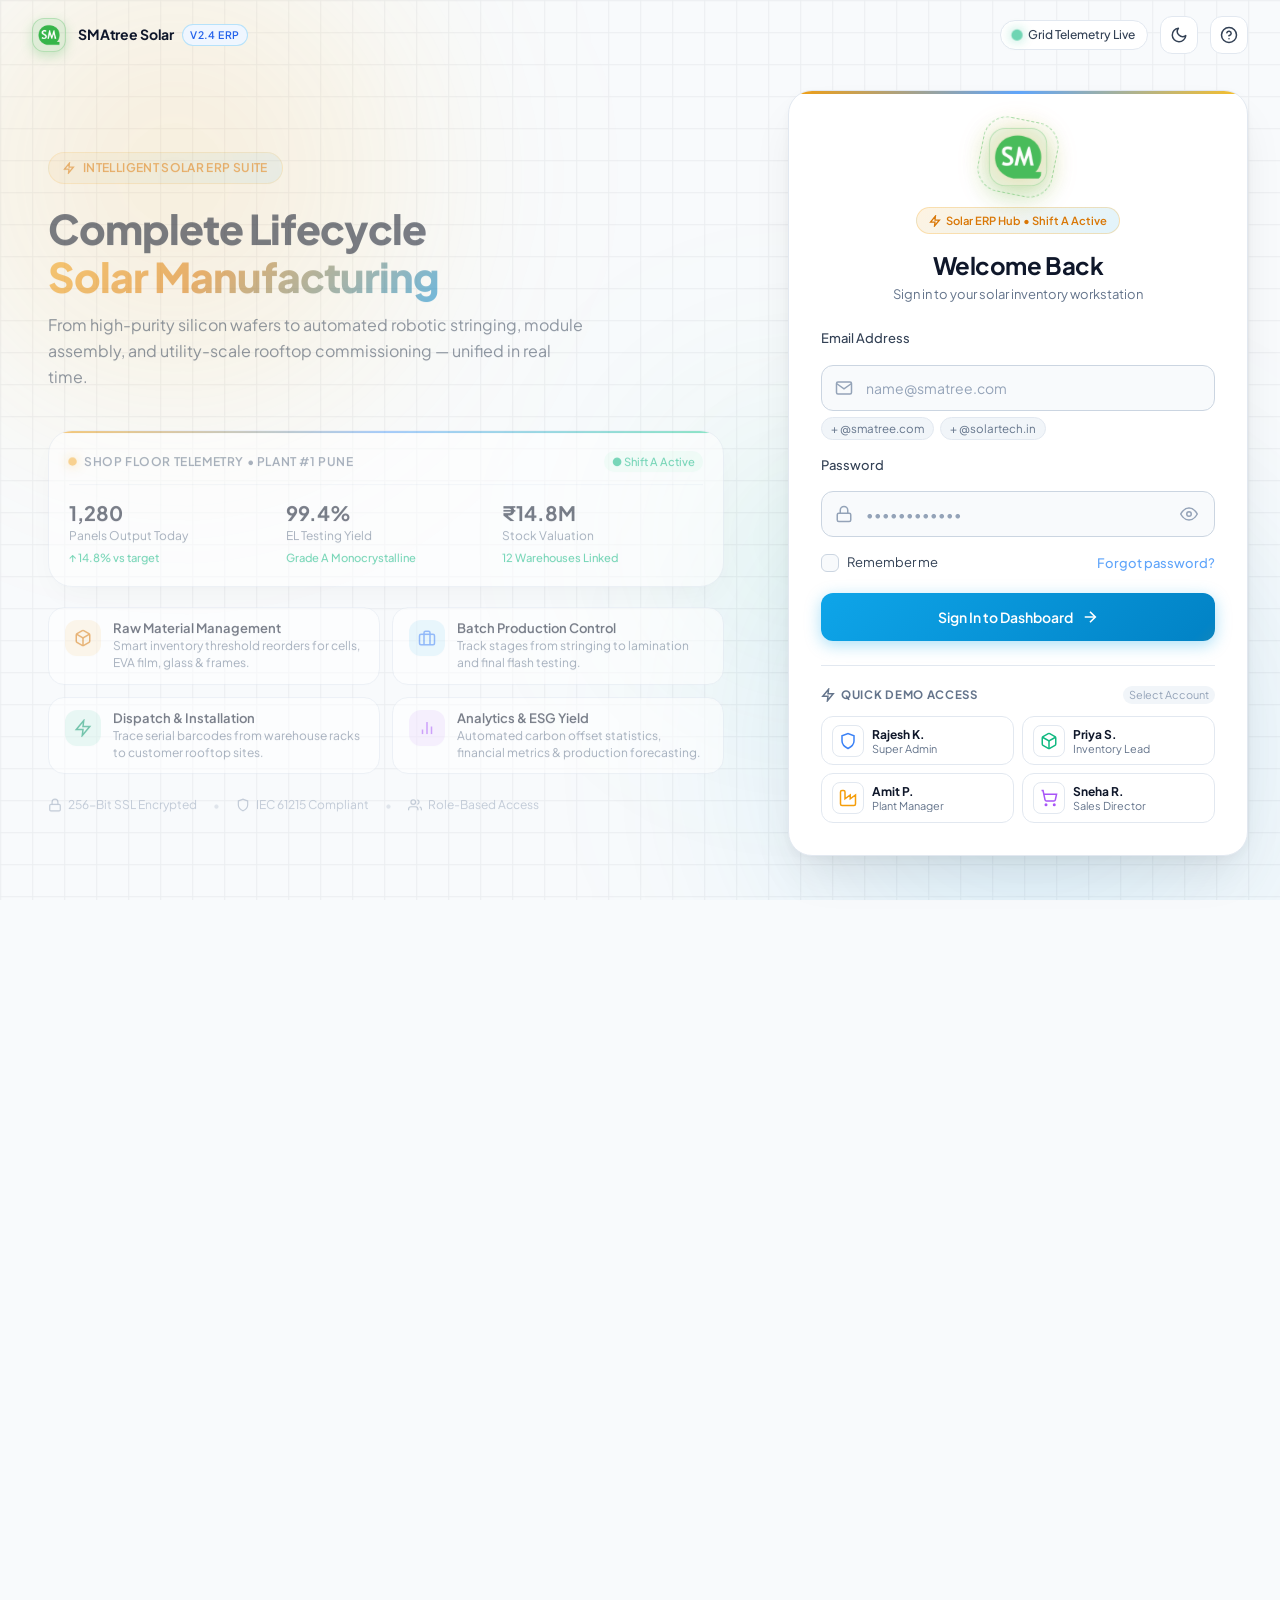
<file: index.html>
<!DOCTYPE html>
<html lang="en">
<head>
  <meta charset="UTF-8">
  <meta name="viewport" content="width=device-width, initial-scale=1.0">
  <meta name="description" content="SMAtree Solar Panel Production Inventory Management System — A complete ERP dashboard for solar manufacturing.">
  <title>SMAtree Solar Inventory Management System</title>
  <link rel="icon" type="image/svg+xml" href="assets/favicon.svg">
  <link rel="icon" type="image/png" sizes="32x32" href="assets/favicon-32x32.png">
  <link rel="icon" type="image/png" sizes="16x16" href="assets/favicon-16x16.png">
  <link rel="apple-touch-icon" sizes="180x180" href="assets/logo-icon-512.png">
  <link rel="shortcut icon" href="favicon.ico">
  <meta http-equiv="refresh" content="0;url=pages/login.html">
  <style>
    body { display:flex;align-items:center;justify-content:center;height:100vh;font-family:sans-serif;background:#0b1121;color:#e2e8f0; }
    .loader { text-align:center; }
    .loader span { font-size:3rem;animation: pulse 1.5s infinite; }
    @keyframes pulse { 0%,100%{opacity:1}50%{opacity:0.4} }
    p { margin-top:1rem;color:#64748b; }
  </style>
</head>
<body>
  <div class="loader">
    <img src="assets/logo-icon.png" alt="SMAtree Solar" style="width:64px;height:64px;object-fit:contain;animation:pulse 1.5s infinite;">
    <p>Loading SMAtree Solar Inventory...</p>
  </div>
</body>
</html>
</file>
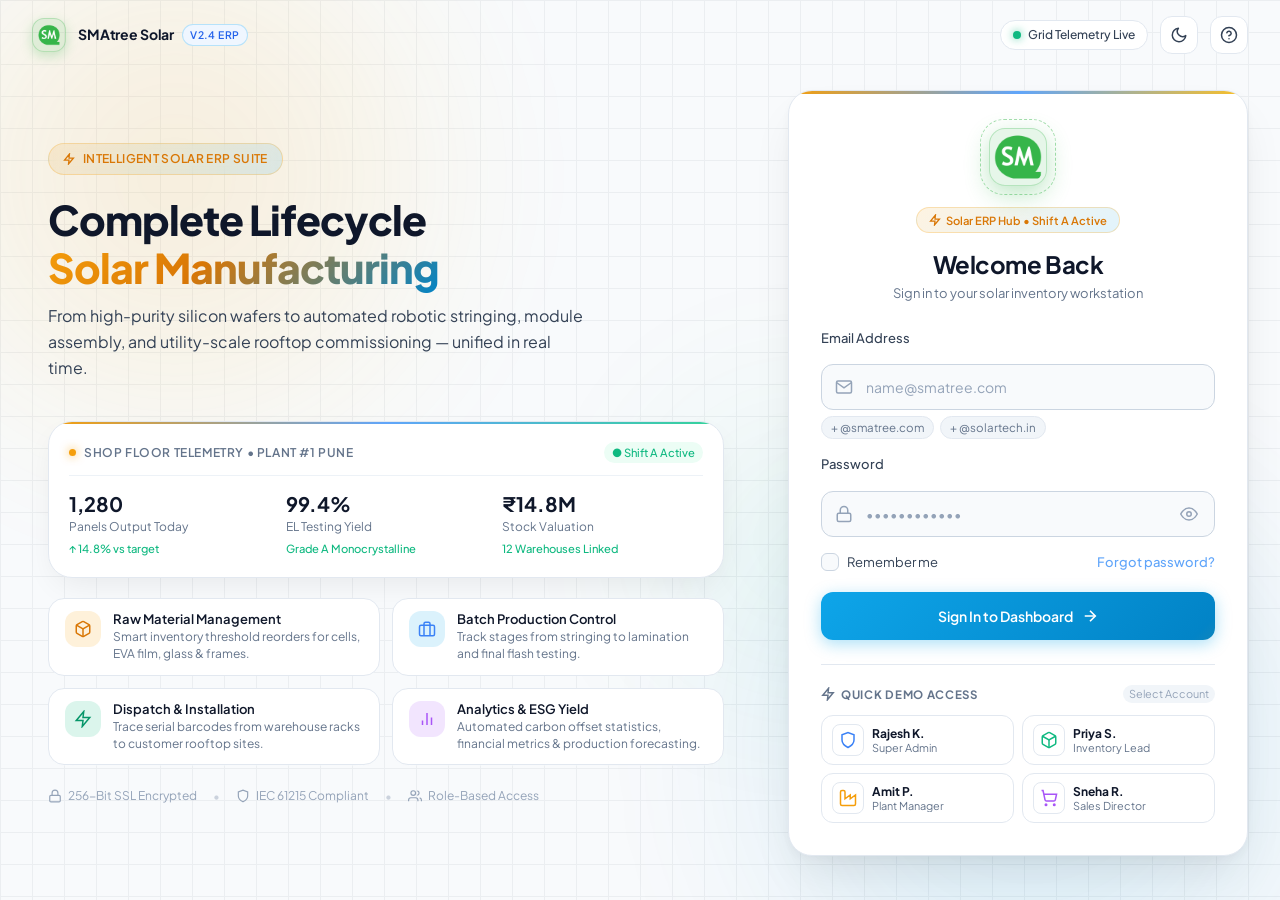
<file: pages/finished-goods.html>
<!DOCTYPE html>
<html lang="en" data-theme="light">
<head>
  <meta charset="UTF-8">
  <meta name="viewport" content="width=device-width, initial-scale=1.0">
  <meta name="description" content="Manage solar panel finished goods products catalog, stock allocation, and soft delete lifecycle.">
  <title>Finished Goods — SMAtree Solar</title>
  <link rel="icon" type="image/svg+xml" href="../assets/favicon.svg">
  <link rel="icon" type="image/png" sizes="32x32" href="../assets/favicon-32x32.png">
  <link rel="icon" type="image/png" sizes="16x16" href="../assets/favicon-16x16.png">
  <link rel="apple-touch-icon" sizes="180x180" href="../assets/logo-icon-512.png">
  <link rel="shortcut icon" href="../assets/favicon.ico">
  <link rel="stylesheet" href="../css/variables.css?v=6.3">
  <link rel="stylesheet" href="../css/base.css?v=6.3">
  <link rel="stylesheet" href="../css/components.css?v=6.3">
  <link rel="stylesheet" href="../css/layout.css?v=6.3">
  <link rel="stylesheet" href="../css/inventory.css?v=6.3">
</head>
<body>
  <div id="app" class="app-layout">
    <div class="main-content">
      <div class="page-content">
        <!-- Stats Overview Cards -->
        <div class="grid-cols-4 mb-6" id="fg-stats"></div>
        
        <!-- Filter Tabs: Active vs Archived -->
        <div id="fg-tabs-container" class="mb-4"></div>
        
        <!-- Search & Action Toolbar -->
        <div class="toolbar mb-6" id="fg-toolbar"></div>
        
        <!-- Main Table & Cards Containers -->
        <div id="fg-table-container"></div>
        <div id="fg-grid" style="display:none"></div>
      </div>
    </div>
  </div>

  <script src="../js/utils.js?v=6.3"></script>
  <script src="../js/store.js?v=6.3"></script>
  <script src="../js/seed.js?v=6.3"></script>
  <script src="../api/config.js?v=6.3"></script>
  <script src="../api/service.js?v=6.3"></script>
  <script src="../js/icons.js?v=6.3"></script>
  <script src="../js/rbac.js?v=6.3"></script>
  <script src="../js/components.js?v=6.3"></script>
  <script src="../js/notifications.js?v=6.3"></script>
  <script src="../js/app.js?v=6.3"></script>
  <script src="../js/finished-goods.js?v=6.3"></script>
  <script>document.addEventListener('DOMContentLoaded', () => FinishedGoods.init());</script>
</body>
</html>
</file>
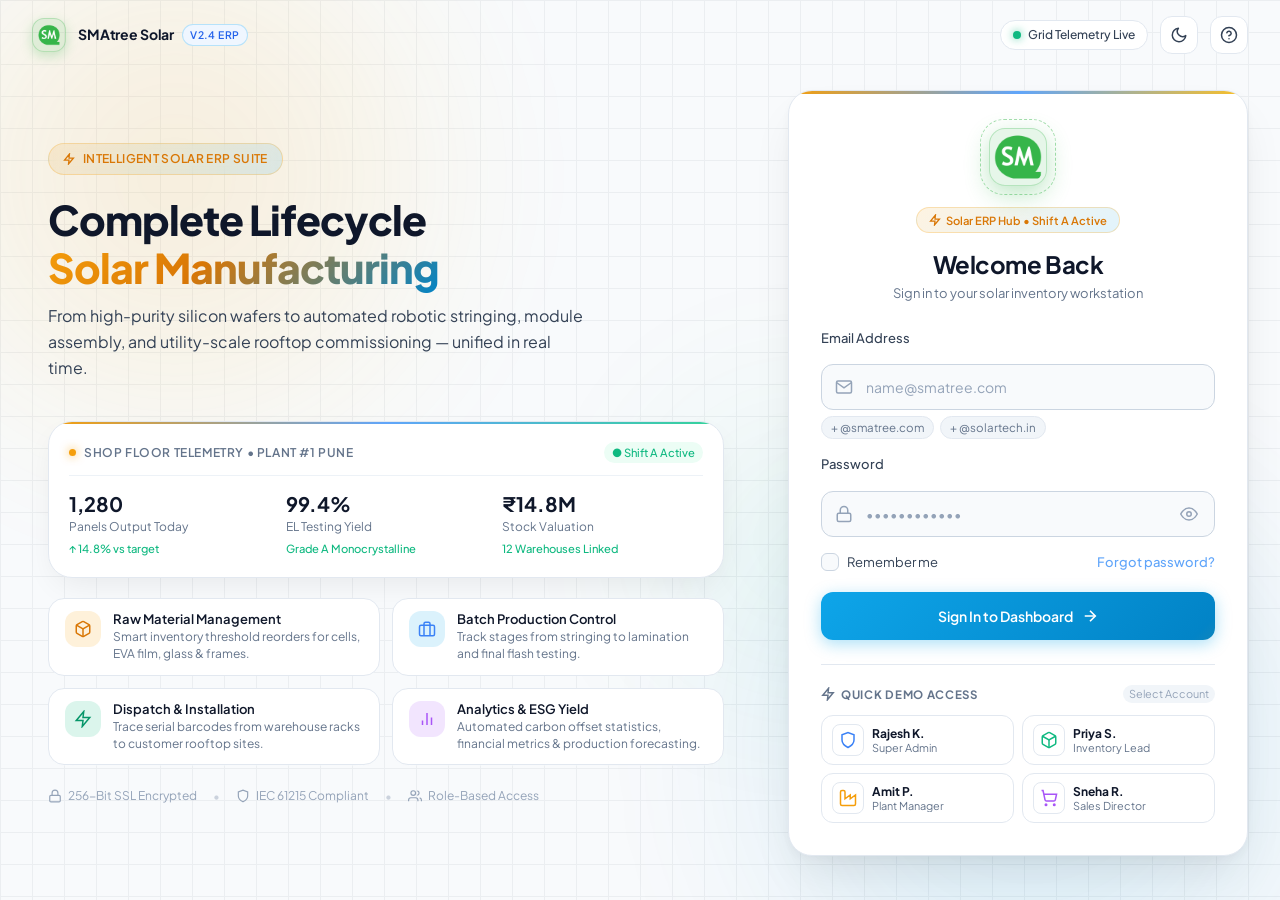
<file: pages/installations.html>
<!DOCTYPE html>
<html lang="en" data-theme="light">
<head>
  <meta charset="UTF-8">
  <meta name="viewport" content="width=device-width, initial-scale=1.0">
  <meta name="description" content="Track solar panel installations and customer projects.">
  <title>Installations — SMAtree Solar</title>
  <link rel="icon" type="image/svg+xml" href="../assets/favicon.svg">
  <link rel="icon" type="image/png" sizes="32x32" href="../assets/favicon-32x32.png">
  <link rel="icon" type="image/png" sizes="16x16" href="../assets/favicon-16x16.png">
  <link rel="apple-touch-icon" sizes="180x180" href="../assets/logo-icon-512.png">
  <link rel="shortcut icon" href="../assets/favicon.ico">
  <link rel="stylesheet" href="../css/variables.css?v=6.3">
  <link rel="stylesheet" href="../css/base.css?v=6.3">
  <link rel="stylesheet" href="../css/components.css?v=6.3">
  <link rel="stylesheet" href="../css/layout.css?v=6.3">
  <link rel="stylesheet" href="../css/installations.css?v=6.3">
</head>
<body>
  <div id="app" class="app-layout">
    <div class="main-content">
      <div class="page-content">
        <div class="grid-cols-4 mb-6" id="inst-stats"></div>
        <div id="inst-tabs-container" class="mb-4"></div>
        <div class="toolbar" id="inst-toolbar"></div>
        <div id="inst-table"></div>
      </div>
    </div>
  </div>
  <script src="../js/utils.js?v=6.3"></script>
  <script src="../js/store.js?v=6.3"></script>
  <script src="../js/seed.js?v=6.3"></script>
  <script src="../api/config.js?v=6.3"></script>
  <script src="../api/service.js?v=6.3"></script>
  <script src="../js/icons.js?v=6.3"></script>
  <script src="../js/rbac.js?v=6.3"></script>
  <script src="../js/components.js?v=6.3"></script>
  <script src="../js/notifications.js?v=6.3"></script>
  <script src="../js/app.js?v=6.3"></script>
  <script src="../js/installations.js?v=6.3"></script>
  <script>document.addEventListener('DOMContentLoaded', () => Installations.init());</script>
</body>
</html>
</file>
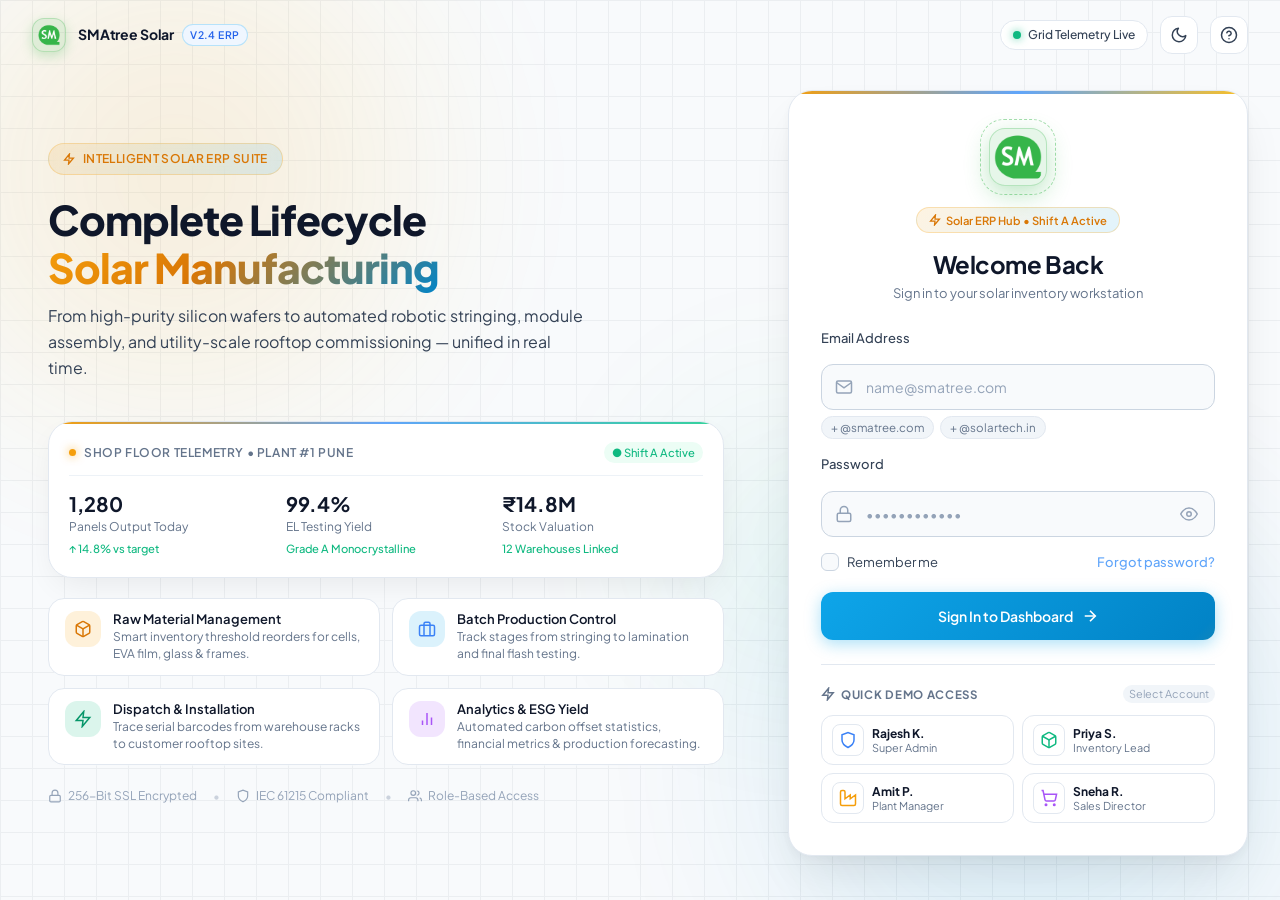
<file: pages/inventory.html>
<!DOCTYPE html>
<html lang="en" data-theme="light">
<head>
  <meta charset="UTF-8">
  <meta name="viewport" content="width=device-width, initial-scale=1.0">
  <meta name="description" content="Manage raw materials inventory for solar panel production.">
  <title>Raw Materials — SMAtree Solar</title>
  <link rel="icon" type="image/svg+xml" href="../assets/favicon.svg">
  <link rel="icon" type="image/png" sizes="32x32" href="../assets/favicon-32x32.png">
  <link rel="icon" type="image/png" sizes="16x16" href="../assets/favicon-16x16.png">
  <link rel="apple-touch-icon" sizes="180x180" href="../assets/logo-icon-512.png">
  <link rel="shortcut icon" href="../assets/favicon.ico">
  <link rel="stylesheet" href="../css/variables.css?v=6.3">
  <link rel="stylesheet" href="../css/base.css?v=6.3">
  <link rel="stylesheet" href="../css/components.css?v=6.3">
  <link rel="stylesheet" href="../css/layout.css?v=6.3">
  <link rel="stylesheet" href="../css/inventory.css?v=6.3">
</head>
<body>
  <div id="app" class="app-layout">
    <div class="main-content">
      <div class="page-content">
        <!-- Stats -->
        <div class="inventory-stats" id="inventory-stats"></div>

        <!-- Toolbar -->
        <div class="toolbar" id="inventory-toolbar"></div>

        <!-- Table -->
        <div id="inventory-table"></div>
      </div>
    </div>
  </div>

  <script src="../js/utils.js?v=6.3"></script>
  <script src="../js/store.js?v=6.3"></script>
  <script src="../js/seed.js?v=6.3"></script>
  <script src="../api/config.js?v=6.3"></script>
  <script src="../api/service.js?v=6.3"></script>
  <script src="../js/icons.js?v=6.3"></script>
  <script src="../js/rbac.js?v=6.3"></script>
  <script src="../js/components.js?v=6.3"></script>
  <script src="../js/notifications.js?v=6.3"></script>
  <script src="../js/app.js?v=6.3"></script>
  <script src="../js/inventory.js?v=6.3"></script>
  <script>document.addEventListener('DOMContentLoaded', () => Inventory.init());</script>
</body>
</html>
</file>
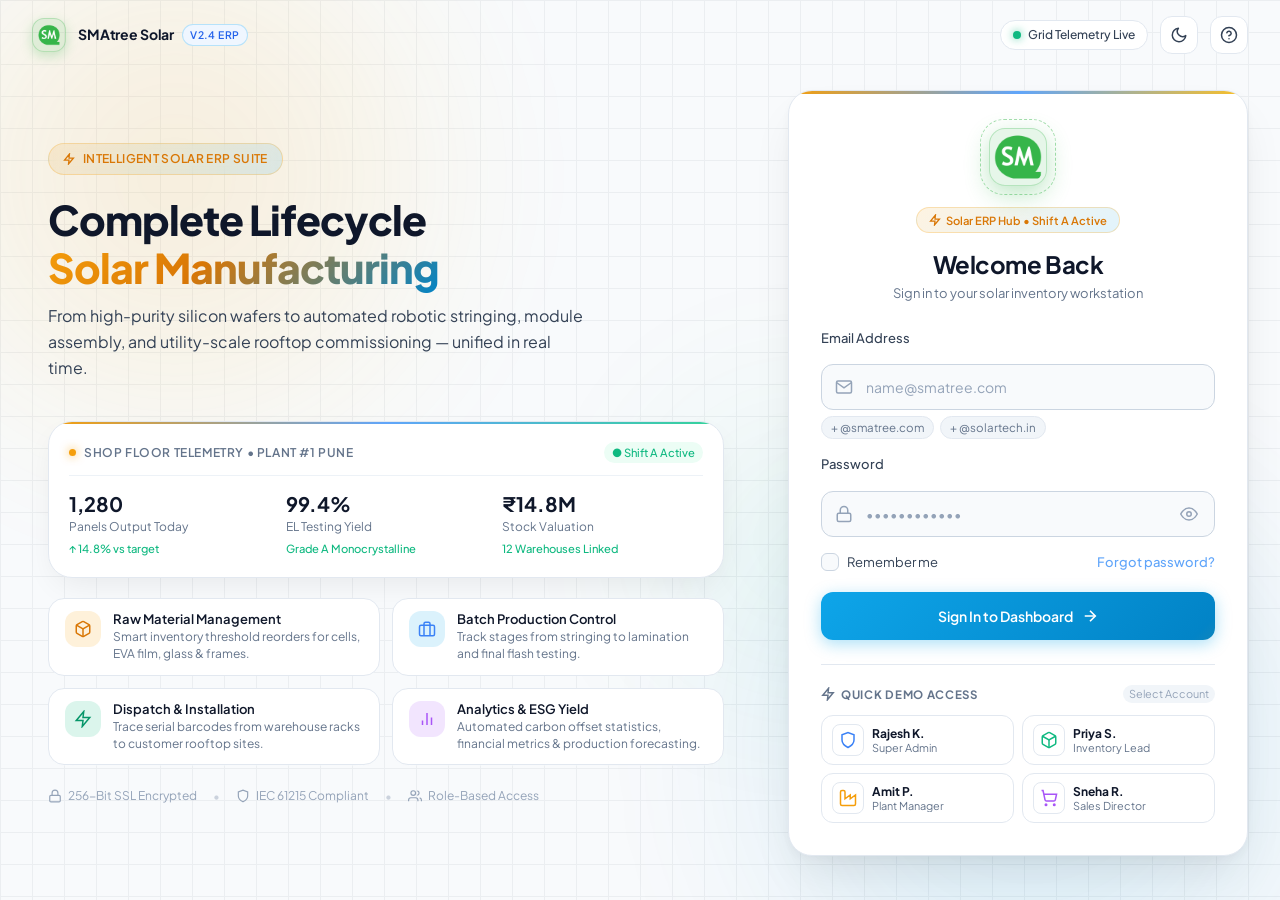
<file: pages/login.html>
<!DOCTYPE html>
<html lang="en" data-theme="light">
<head>
  <meta charset="UTF-8">
  <meta name="viewport" content="width=device-width, initial-scale=1.0">
  <meta name="description" content="SMAtree Solar Inventory Management System - Complete solar panel production, warehouse inventory, and installation tracking.">
  <title>Login — SMAtree Solar</title>
  <link rel="icon" type="image/svg+xml" href="../assets/favicon.svg">
  <link rel="icon" type="image/png" sizes="32x32" href="../assets/favicon-32x32.png">
  <link rel="icon" type="image/png" sizes="16x16" href="../assets/favicon-16x16.png">
  <link rel="apple-touch-icon" sizes="180x180" href="../assets/logo-icon-512.png">
  <link rel="shortcut icon" href="../assets/favicon.ico">
  <link rel="stylesheet" href="../css/variables.css?v=6.3">
  <link rel="stylesheet" href="../css/base.css?v=6.3">
  <link rel="stylesheet" href="../css/components.css?v=6.3">
  <link rel="stylesheet" href="../css/auth.css?v=6.3">
</head>
<body class="auth-page">

  <!-- Ambient Dynamic Solar Background -->
  <div class="auth-bg" aria-hidden="true">
    <div class="auth-bg-grid"></div>
    <div class="auth-bg-orb auth-bg-orb-1"></div>
    <div class="auth-bg-orb auth-bg-orb-2"></div>
    <div class="auth-bg-orb auth-bg-orb-3"></div>
  </div>

  <!-- Top System Header Bar -->
  <header class="auth-topbar">
    <a href="#" class="auth-brand-pill">
      <div class="auth-brand-logo-mini">
        <img src="../assets/logo-icon.png" width="22" height="22" alt="SMAtree" style="width:22px;height:22px;object-fit:contain;">
      </div>
      <span class="auth-brand-text">
        SMAtree Solar
        <span class="auth-version-badge">v2.4 ERP</span>
      </span>
    </a>

    <div class="auth-topbar-actions">
      <!-- Live Server Status Indicator -->
      <div class="system-status-badge" title="Manufacturing Telemetry Node: Active">
        <span class="system-status-dot"></span>
        <span class="status-text">Grid Telemetry Live</span>
      </div>

      <!-- Theme Switcher -->
      <button type="button" class="auth-theme-btn" id="login-theme-toggle" aria-label="Toggle theme" title="Switch Theme">
        <svg class="theme-icon-sun" viewBox="0 0 24 24" width="18" height="18">
          <circle cx="12" cy="12" r="5"></circle>
          <line x1="12" y1="1" x2="12" y2="3"></line>
          <line x1="12" y1="21" x2="12" y2="23"></line>
          <line x1="4.22" y1="4.22" x2="5.64" y2="5.64"></line>
          <line x1="18.36" y1="18.36" x2="19.78" y2="19.78"></line>
          <line x1="1" y1="12" x2="3" y2="12"></line>
          <line x1="21" y1="12" x2="23" y2="12"></line>
          <line x1="4.22" y1="19.78" x2="5.64" y2="18.36"></line>
          <line x1="18.36" y1="5.64" x2="19.78" y2="4.22"></line>
        </svg>
      </button>

      <!-- System Quick Info / Help Button -->
      <button type="button" class="auth-help-btn" id="login-help-btn" aria-label="Help & Demo Credentials" title="System Info & Demo Credentials">
        <svg viewBox="0 0 24 24" width="18" height="18">
          <circle cx="12" cy="12" r="10"></circle>
          <path d="M9.09 9a3 3 0 0 1 5.83 1c0 2-3 3-3 3"></path>
          <line x1="12" y1="17" x2="12.01" y2="17"></line>
        </svg>
      </button>
    </div>
  </header>

  <!-- Main Content Layout -->
  <main class="auth-container">
    
    <!-- Hero Showcase Panel (Left) -->
    <section class="auth-hero">
      <div class="auth-hero-badge">
        <span class="auth-hero-badge-icon" style="display:inline-flex;align-items:center;justify-content:center">
          <svg width="12" height="12" viewBox="0 0 24 24" fill="none" stroke="currentColor" stroke-width="2.5"><polygon points="13 2 3 14 12 14 11 22 21 10 12 10 13 2"></polygon></svg>
        </span>
        <span>INTELLIGENT SOLAR ERP SUITE</span>
      </div>

      <div class="auth-hero-title-group">
        <h1>
          Complete Lifecycle <br>
          <span class="text-gradient-solar">Solar Manufacturing</span>
        </h1>
        <p class="auth-hero-lead">
          From high-purity silicon wafers to automated robotic stringing, module assembly, and utility-scale rooftop commissioning — unified in real time.
        </p>
      </div>

      <!-- Live Factory Telemetry Preview -->
      <div class="auth-telemetry-card">
        <div class="auth-telemetry-header">
          <div class="auth-telemetry-label">
            <span class="auth-telemetry-pulse"></span>
            <span>Shop Floor Telemetry • Plant #1 Pune</span>
          </div>
          <span class="auth-telemetry-badge">● Shift A Active</span>
        </div>
        <div class="auth-telemetry-grid">
          <div class="telemetry-item">
            <span class="telemetry-item-val">1,280</span>
            <span class="telemetry-item-title">Panels Output Today</span>
            <span class="telemetry-item-sub">↑ 14.8% vs target</span>
          </div>
          <div class="telemetry-item">
            <span class="telemetry-item-val">99.4%</span>
            <span class="telemetry-item-title">EL Testing Yield</span>
            <span class="telemetry-item-sub">Grade A Monocrystalline</span>
          </div>
          <div class="telemetry-item">
            <span class="telemetry-item-val">₹14.8M</span>
            <span class="telemetry-item-title">Stock Valuation</span>
            <span class="telemetry-item-sub">12 Warehouses Linked</span>
          </div>
        </div>
      </div>

      <!-- Feature Grid -->
      <div class="auth-features-grid">
        <div class="auth-feature-card">
          <div class="auth-feature-icon icon-amber">
            <svg viewBox="0 0 24 24" width="18" height="18">
              <path d="M21 16V8a2 2 0 0 0-1-1.73l-7-4a2 2 0 0 0-2 0l-7 4A2 2 0 0 0 3 8v8a2 2 0 0 0 1 1.73l7 4a2 2 0 0 0 2 0l7-4A2 2 0 0 0 21 16z"></path>
              <polyline points="3.27 6.96 12 12.01 20.73 6.96"></polyline>
              <line x1="12" y1="22.08" x2="12" y2="12"></line>
            </svg>
          </div>
          <div class="auth-feature-text">
            <h4>Raw Material Management</h4>
            <p>Smart inventory threshold reorders for cells, EVA film, glass & frames.</p>
          </div>
        </div>

        <div class="auth-feature-card">
          <div class="auth-feature-icon icon-blue">
            <svg viewBox="0 0 24 24" width="18" height="18">
              <rect x="2" y="7" width="20" height="14" rx="2" ry="2"></rect>
              <path d="M16 21V5a2 2 0 0 0-2-2h-4a2 2 0 0 0-2 2v16"></path>
            </svg>
          </div>
          <div class="auth-feature-text">
            <h4>Batch Production Control</h4>
            <p>Track stages from stringing to lamination and final flash testing.</p>
          </div>
        </div>

        <div class="auth-feature-card">
          <div class="auth-feature-icon icon-emerald">
            <svg viewBox="0 0 24 24" width="18" height="18">
              <polygon points="13 2 3 14 12 14 11 22 21 10 12 10 13 2"></polygon>
            </svg>
          </div>
          <div class="auth-feature-text">
            <h4>Dispatch & Installation</h4>
            <p>Trace serial barcodes from warehouse racks to customer rooftop sites.</p>
          </div>
        </div>

        <div class="auth-feature-card">
          <div class="auth-feature-icon icon-purple">
            <svg viewBox="0 0 24 24" width="18" height="18">
              <line x1="18" y1="20" x2="18" y2="10"></line>
              <line x1="12" y1="20" x2="12" y2="4"></line>
              <line x1="6" y1="20" x2="6" y2="14"></line>
            </svg>
          </div>
          <div class="auth-feature-text">
            <h4>Analytics & ESG Yield</h4>
            <p>Automated carbon offset statistics, financial metrics & production forecasting.</p>
          </div>
        </div>
      </div>

      <!-- Trust Strip -->
      <div class="auth-trust-strip">
        <div class="auth-trust-item">
          <svg viewBox="0 0 24 24" width="14" height="14">
            <rect x="3" y="11" width="18" height="11" rx="2" ry="2"></rect>
            <path d="M7 11V7a5 5 0 0 1 10 0v4"></path>
          </svg>
          <span>256-Bit SSL Encrypted</span>
        </div>
        <span class="auth-trust-bullet">•</span>
        <div class="auth-trust-item">
          <svg viewBox="0 0 24 24" width="14" height="14">
            <path d="M12 22s8-4 8-10V5l-8-3-8 3v7c0 6 8 10 8 10z"></path>
          </svg>
          <span>IEC 61215 Compliant</span>
        </div>
        <span class="auth-trust-bullet">•</span>
        <div class="auth-trust-item">
          <svg viewBox="0 0 24 24" width="14" height="14">
            <path d="M17 21v-2a4 4 0 0 0-4-4H5a4 4 0 0 0-4 4v2"></path>
            <circle cx="9" cy="7" r="4"></circle>
            <path d="M23 21v-2a4 4 0 0 0-3-3.87"></path>
            <path d="M16 3.13a4 4 0 0 1 0 7.75"></path>
          </svg>
          <span>Role-Based Access</span>
        </div>
      </div>
    </section>

    <!-- Login Form Panel (Right) -->
    <section class="auth-form-panel">
      <div class="auth-card">
        
        <!-- Brand Emblem Header -->
        <div class="auth-card-header">
          <div class="auth-solar-emblem">
            <div class="auth-solar-emblem-ring"></div>
            <div class="auth-solar-emblem-inner">
              <img src="../assets/logo-icon.png" width="48" height="48" alt="SMAtree Solar" style="width:48px;height:48px;object-fit:contain;border-radius:10px;">
            </div>
          </div>
          <div class="auth-mobile-pill" style="display:inline-flex;align-items:center;gap:5px">
            <svg width="12" height="12" viewBox="0 0 24 24" fill="none" stroke="currentColor" stroke-width="2.5"><polygon points="13 2 3 14 12 14 11 22 21 10 12 10 13 2"></polygon></svg>
            <span>Solar ERP Hub • Shift A Active</span>
          </div>
          <h2>Welcome Back</h2>
          <p>Sign in to your solar inventory workstation</p>
        </div>

        <!-- Dynamic Error Alert -->
        <div class="login-error" id="login-error" role="alert">
          <svg viewBox="0 0 24 24" width="18" height="18">
            <circle cx="12" cy="12" r="10"></circle>
            <line x1="12" y1="8" x2="12" y2="12"></line>
            <line x1="12" y1="16" x2="12.01" y2="16"></line>
          </svg>
          <span id="login-error-msg">Invalid email or password. Please try again.</span>
        </div>

        <!-- Login Form -->
        <form id="login-form" novalidate autocomplete="on">
          
          <!-- Email Input Field -->
          <div class="form-group">
            <div class="form-label-row">
              <label class="form-label" for="login-email">
                Email Address
              </label>
            </div>
            <div class="input-icon-wrapper">
              <span class="input-icon-prefix">
                <svg viewBox="0 0 24 24" width="18" height="18">
                  <path d="M4 4h16c1.1 0 2 .9 2 2v12c0 1.1-.9 2-2 2H4c-1.1 0-2-.9-2-2V6c0-1.1.9-2 2-2z"></path>
                  <polyline points="22,6 12,13 2,6"></polyline>
                </svg>
              </span>
              <input 
                type="email" 
                class="form-control" 
                id="login-email" 
                placeholder="name@smatree.com" 
                autocomplete="email" 
                required
                spellcheck="false"
              >
            </div>
            <!-- Quick Domain Helpers -->
            <div class="email-helper-chips">
              <button type="button" class="email-chip" data-domain="@smatree.com">+ @smatree.com</button>
              <button type="button" class="email-chip" data-domain="@solartech.in">+ @solartech.in</button>
            </div>
          </div>

          <!-- Password Input Field -->
          <div class="form-group">
            <div class="form-label-row">
              <label class="form-label" for="login-password">
                Password
              </label>
              <!-- Real-time Caps Lock Warning Indicator -->
              <span class="caps-lock-warning" id="caps-warning">
                <svg viewBox="0 0 24 24" width="12" height="12">
                  <path d="M12 3l8 8h-5v8H9v-8H4l8-8z"/>
                </svg>
                Caps Lock is ON
              </span>
            </div>
            <div class="input-icon-wrapper">
              <span class="input-icon-prefix">
                <svg viewBox="0 0 24 24" width="18" height="18">
                  <rect x="3" y="11" width="18" height="11" rx="2" ry="2"></rect>
                  <path d="M7 11V7a5 5 0 0 1 10 0v4"></path>
                </svg>
              </span>
              <input 
                type="password" 
                class="form-control has-toggle" 
                id="login-password" 
                placeholder="••••••••••••" 
                autocomplete="current-password" 
                required
              >
              <button 
                type="button" 
                class="password-toggle-btn" 
                id="toggle-password" 
                aria-label="Show password"
                title="Toggle password visibility"
              >
                <!-- Eye Open Icon (Default) -->
                <svg class="eye-open" viewBox="0 0 24 24" width="18" height="18">
                  <path d="M1 12s4-8 11-8 11 8 11 8-4 8-11 8-11-8-11-8z"></path>
                  <circle cx="12" cy="12" r="3"></circle>
                </svg>
                <!-- Eye Off Icon (Hidden initially) -->
                <svg class="eye-off" viewBox="0 0 24 24" width="18" height="18" style="display:none;">
                  <path d="M17.94 17.94A10.07 10.07 0 0 1 12 20c-7 0-11-8-11-8a18.45 18.45 0 0 1 5.06-5.94M9.9 4.24A9.12 9.12 0 0 1 12 4c7 0 11 8 11 8a18.5 18.5 0 0 1-2.16 3.19m-6.72-1.07a3 3 0 1 1-4.24-4.24"></path>
                  <line x1="1" y1="1" x2="23" y2="23"></line>
                </svg>
              </button>
            </div>
          </div>

          <!-- Actions: Remember Me + Forgot Password -->
          <div class="auth-form-actions">
            <label class="custom-checkbox-label">
              <input type="checkbox" id="remember-me">
              <span>Remember me</span>
            </label>
            <button type="button" class="forgot-password-link" id="forgot-password-trigger">
              Forgot password?
            </button>
          </div>

          <!-- Submit Button -->
          <button type="submit" class="auth-submit-btn" id="login-submit">
            <span>Sign In to Dashboard</span>
            <svg viewBox="0 0 24 24" width="18" height="18">
              <line x1="5" y1="12" x2="19" y2="12"></line>
              <polyline points="12 5 19 12 12 19"></polyline>
            </svg>
          </button>
        </form>

        <!-- Role-Based Quick Demo Access -->
        <div class="demo-accounts-card">
          <div class="demo-header-row">
            <span class="demo-accounts-title" style="display:inline-flex;align-items:center;gap:6px">
              <svg width="14" height="14" viewBox="0 0 24 24" fill="none" stroke="currentColor" stroke-width="2.5"><polygon points="13 2 3 14 12 14 11 22 21 10 12 10 13 2"></polygon></svg>
              <span>Quick Demo Access</span>
            </span>
            <span class="demo-hint-pill">Select Account</span>
          </div>

          <div class="demo-roles-grid">
            <!-- Admin -->
            <button type="button" class="demo-role-btn" data-demo="admin@smatree.com" data-role="Admin" data-scope="Full Master Access">
              <div class="demo-role-avatar" style="display:flex;align-items:center;justify-content:center;color:var(--color-primary-500)">
                <svg width="18" height="18" viewBox="0 0 24 24" fill="none" stroke="currentColor" stroke-width="2"><path d="M12 22s8-4 8-10V5l-8-3-8 3v7c0 6 8 10 8 10z"/></svg>
              </div>
              <div class="demo-role-info">
                <span class="demo-role-name">Rajesh K.</span>
                <span class="demo-role-badge">Super Admin</span>
              </div>
            </button>

            <!-- Inventory -->
            <button type="button" class="demo-role-btn" data-demo="inventory@smatree.com" data-role="Inventory Manager" data-scope="Raw Materials & Suppliers">
              <div class="demo-role-avatar" style="display:flex;align-items:center;justify-content:center;color:var(--color-emerald-500)">
                <svg width="18" height="18" viewBox="0 0 24 24" fill="none" stroke="currentColor" stroke-width="2"><path d="M21 8a2 2 0 0 0-1-1.73l-7-4a2 2 0 0 0-2 0l-7 4A2 2 0 0 0 3 8v8a2 2 0 0 0 1 1.73l7 4a2 2 0 0 0 2 0l7-4A2 2 0 0 0 21 16Z"/><path d="m3.3 7 8.7 5 8.7-5"/><path d="M12 22V12"/></svg>
              </div>
              <div class="demo-role-info">
                <span class="demo-role-name">Priya S.</span>
                <span class="demo-role-badge">Inventory Lead</span>
              </div>
            </button>

            <!-- Production -->
            <button type="button" class="demo-role-btn" data-demo="production@smatree.com" data-role="Production Manager" data-scope="Manufacturing & Assembly">
              <div class="demo-role-avatar" style="display:flex;align-items:center;justify-content:center;color:var(--color-solar-500)">
                <svg width="18" height="18" viewBox="0 0 24 24" fill="none" stroke="currentColor" stroke-width="2"><path d="M2 20a2 2 0 0 0 2 2h16a2 2 0 0 0 2-2V8l-7 5V8l-7 5V4a2 2 0 0 0-2-2H4a2 2 0 0 0-2 2Z"/></svg>
              </div>
              <div class="demo-role-info">
                <span class="demo-role-name">Amit P.</span>
                <span class="demo-role-badge">Plant Manager</span>
              </div>
            </button>

            <!-- Sales -->
            <button type="button" class="demo-role-btn" data-demo="sales@smatree.com" data-role="Sales Manager" data-scope="Sales Orders & Pipeline">
              <div class="demo-role-avatar" style="display:flex;align-items:center;justify-content:center;color:var(--color-purple-500)">
                <svg width="18" height="18" viewBox="0 0 24 24" fill="none" stroke="currentColor" stroke-width="2"><circle cx="8" cy="21" r="1"/><circle cx="19" cy="21" r="1"/><path d="M2.05 2.05h2l2.66 12.42a2 2 0 0 0 2 1.58h9.78a2 2 0 0 0 1.95-1.57l1.65-7.43H5.12"/></svg>
              </div>
              <div class="demo-role-info">
                <span class="demo-role-name">Sneha R.</span>
                <span class="demo-role-badge">Sales Director</span>
              </div>
            </button>
          </div>

          <!-- Selected Account Instruction Banner -->
          <div class="demo-selected-banner" id="selected-role-banner" style="display:none;">
            <span>Selected: <strong id="selected-role-label">Rajesh K.</strong> <span id="selected-role-scope" style="font-size:11px;opacity:0.85;margin-left:4px;">(Super Admin)</span> &bull; Enter password above to sign in</span>
          </div>
        </div>

      </div>
    </section>

  </main>

  <!-- Forgot Password Modal -->
  <div class="auth-modal-overlay" id="forgot-modal" role="dialog" aria-modal="true" aria-labelledby="forgot-modal-title">
    <div class="auth-modal">
      <button type="button" class="auth-modal-close" id="forgot-modal-close" aria-label="Close dialog">
        <svg viewBox="0 0 24 24" width="16" height="16">
          <line x1="18" y1="6" x2="6" y2="18"></line>
          <line x1="6" y1="6" x2="18" y2="18"></line>
        </svg>
      </button>

      <div class="auth-modal-header">
        <h3 id="forgot-modal-title">Reset Your Password</h3>
        <p>Enter your enterprise email address to receive secure password recovery instructions.</p>
      </div>

      <div class="auth-modal-alert success" id="forgot-success-alert">
        Password reset instructions sent! Please check your email inbox.
      </div>

      <form id="forgot-form">
        <div class="form-group">
          <label class="form-label" for="forgot-email">Work Email</label>
          <div class="input-icon-wrapper">
            <span class="input-icon-prefix">
              <svg viewBox="0 0 24 24" width="18" height="18">
                <path d="M4 4h16c1.1 0 2 .9 2 2v12c0 1.1-.9 2-2 2H4c-1.1 0-2-.9-2-2V6c0-1.1.9-2 2-2z"></path>
                <polyline points="22,6 12,13 2,6"></polyline>
              </svg>
            </span>
            <input type="email" class="form-control" id="forgot-email" placeholder="you@smatree.com" required>
          </div>
        </div>

        <button type="submit" class="auth-submit-btn" id="forgot-submit">
          Send Recovery Link
        </button>
      </form>
    </div>
  </div>

  <!-- Help & Credentials Modal -->
  <div class="auth-modal-overlay" id="help-modal" role="dialog" aria-modal="true" aria-labelledby="help-modal-title">
    <div class="auth-modal">
      <button type="button" class="auth-modal-close" id="help-modal-close" aria-label="Close dialog">
        <svg viewBox="0 0 24 24" width="16" height="16">
          <line x1="18" y1="6" x2="6" y2="18"></line>
          <line x1="6" y1="6" x2="18" y2="18"></line>
        </svg>
      </button>

      <div class="auth-modal-header">
        <h3 id="help-modal-title">System & Demo Accounts</h3>
        <p>SMAtree Solar Inventory includes pre-configured demo roles with pre-populated production, material, and sales records.</p>
      </div>

      <div style="font-size: var(--fs-xs); line-height: 1.8; color: var(--text-secondary); margin-bottom: var(--space-4);">
        <p><strong>Admin:</strong> <code>admin@smatree.com</code> / <code>admin123</code></p>
        <p><strong>Inventory Lead:</strong> <code>inventory@smatree.com</code> / <code>inv123</code></p>
        <p><strong>Production Lead:</strong> <code>production@smatree.com</code> / <code>prod123</code></p>
        <p><strong>Sales Director:</strong> <code>sales@smatree.com</code> / <code>sales123</code></p>
      </div>

      <button type="button" class="btn btn-secondary" style="width:100%" id="help-modal-ok">
        Understood, Close
      </button>
    </div>
  </div>

  <script src="../js/utils.js?v=6.3"></script>
  <script src="../js/store.js?v=6.3"></script>
  <script src="../js/seed.js?v=6.3"></script>
  <script src="../api/config.js?v=6.3"></script>
  <script src="../api/service.js?v=6.3"></script>
  <script src="../js/notifications.js?v=6.3"></script>
  <script src="../js/rbac.js?v=6.3"></script>
  <script src="../js/app.js?v=6.3"></script>
  <script src="../js/auth.js?v=6.3"></script>
  <script>document.addEventListener('DOMContentLoaded', () => Auth.init());</script>
  <script src="../js/icons.js?v=6.3"></script>
</body>
</html>
</file>
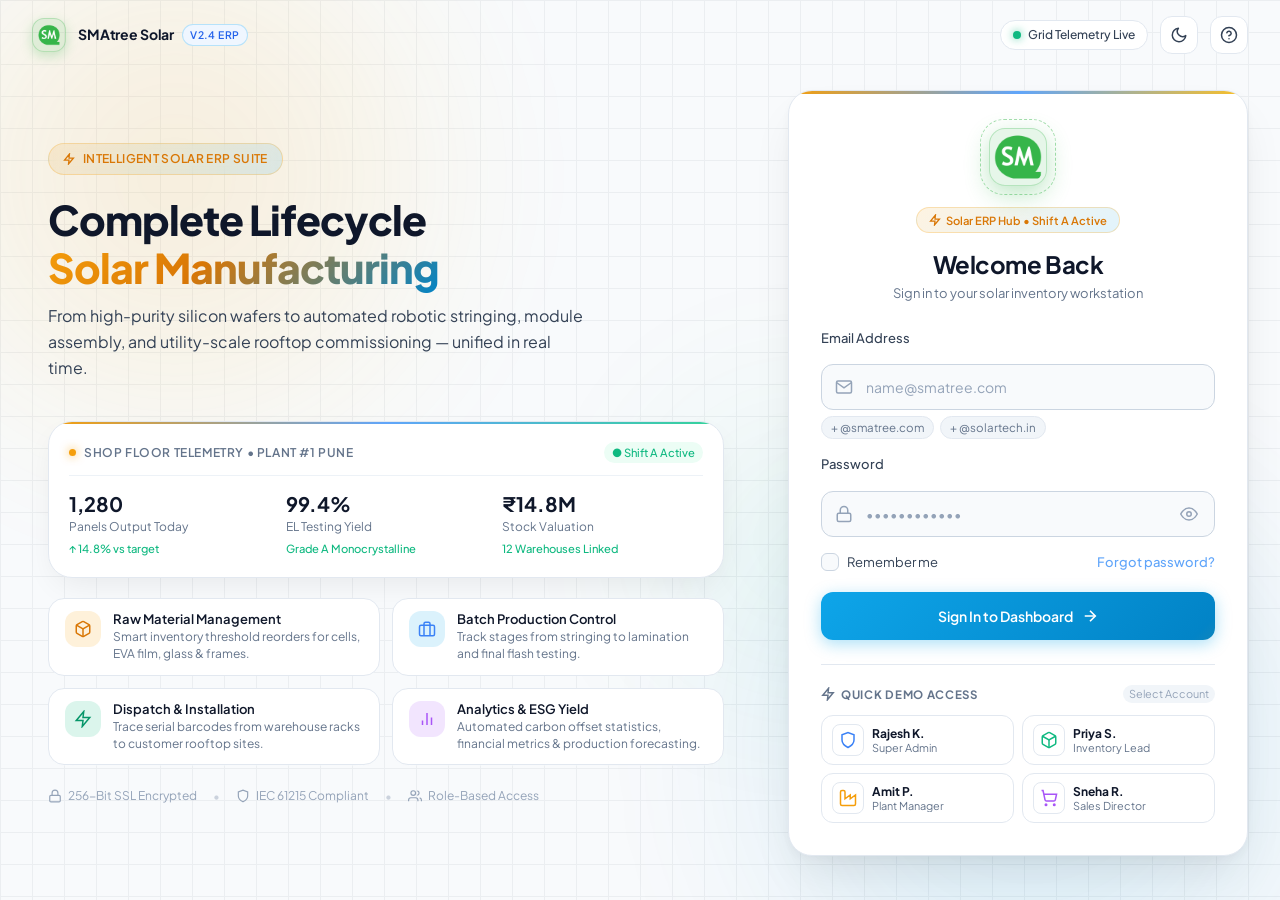
<file: pages/production.html>
<!DOCTYPE html>
<html lang="en" data-theme="light">
<head>
  <meta charset="UTF-8">
  <meta name="viewport" content="width=device-width, initial-scale=1.0">
  <meta name="description" content="Track solar panel production batches and manufacturing progress.">
  <title>Production — SMAtree Solar</title>
  <link rel="icon" type="image/svg+xml" href="../assets/favicon.svg">
  <link rel="icon" type="image/png" sizes="32x32" href="../assets/favicon-32x32.png">
  <link rel="icon" type="image/png" sizes="16x16" href="../assets/favicon-16x16.png">
  <link rel="apple-touch-icon" sizes="180x180" href="../assets/logo-icon-512.png">
  <link rel="shortcut icon" href="../assets/favicon.ico">
  <link rel="stylesheet" href="../css/variables.css?v=6.3">
  <link rel="stylesheet" href="../css/base.css?v=6.3">
  <link rel="stylesheet" href="../css/components.css?v=6.3">
  <link rel="stylesheet" href="../css/layout.css?v=6.3">
  <link rel="stylesheet" href="../css/production.css?v=6.3">
</head>
<body>
  <div id="app" class="app-layout">
    <div class="main-content">
      <div class="page-content">
        <div class="production-stats" id="production-stats"></div>
        <div id="production-tabs-container" class="mb-4"></div>
        <div class="toolbar" id="production-toolbar"></div>
        <div id="production-table"></div>
      </div>
    </div>
  </div>
  <script src="../js/utils.js?v=6.3"></script>
  <script src="../js/store.js?v=6.3"></script>
  <script src="../js/seed.js?v=6.3"></script>
  <script src="../api/config.js?v=6.3"></script>
  <script src="../api/service.js?v=6.3"></script>
  <script src="../js/icons.js?v=6.3"></script>
  <script src="../js/rbac.js?v=6.3"></script>
  <script src="../js/components.js?v=6.3"></script>
  <script src="../js/notifications.js?v=6.3"></script>
  <script src="../js/app.js?v=6.3"></script>
  <script src="../js/production.js?v=6.3"></script>
  <script>document.addEventListener('DOMContentLoaded', () => Production.init());</script>
</body>
</html>
</file>
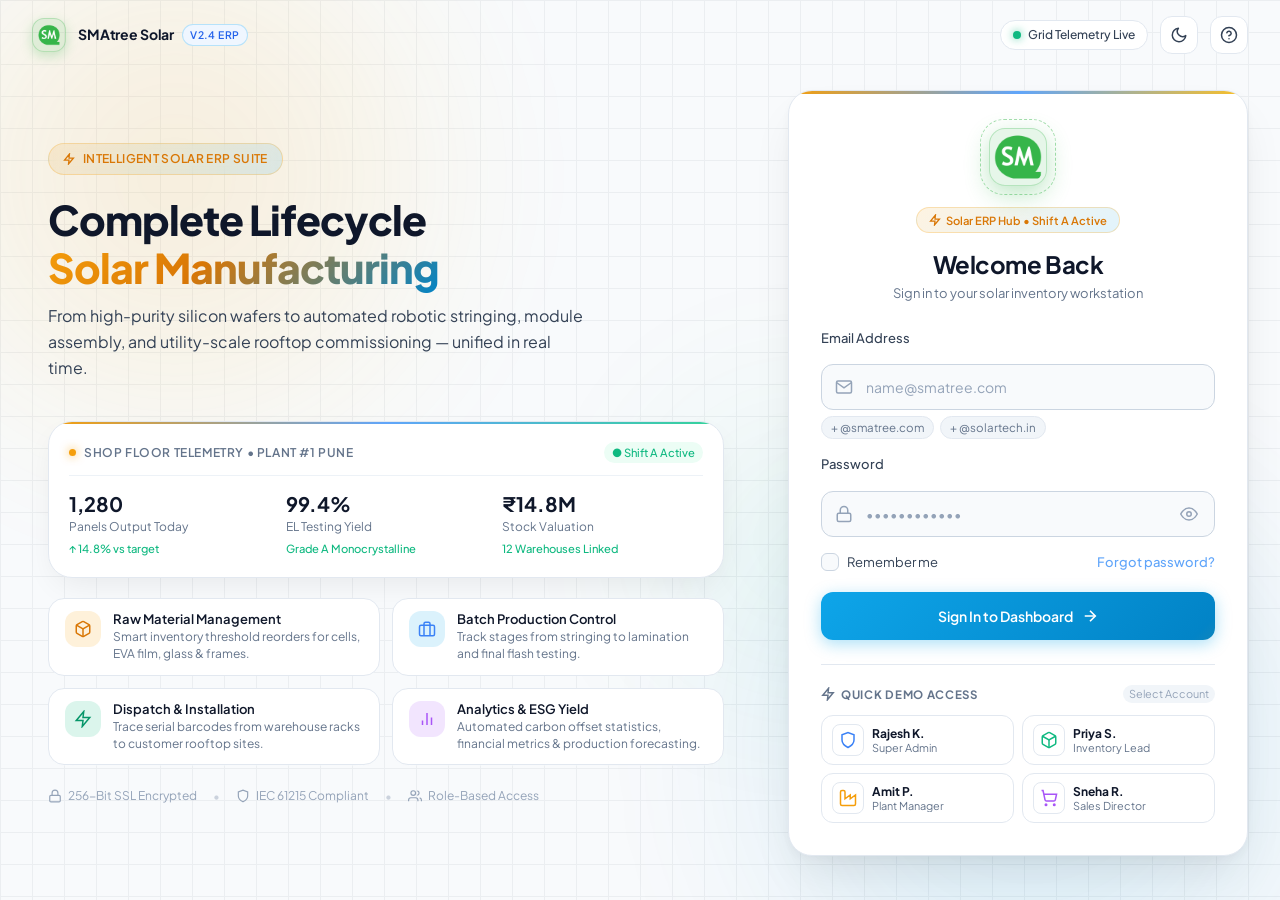
<file: pages/products.html>
<!DOCTYPE html>
<html lang="en">
<head>
  <meta charset="UTF-8">
  <meta http-equiv="refresh" content="0; url=finished-goods.html">
  <title>Solar Products & Finished Goods — SMAtree Solar</title>
  <link rel="icon" type="image/svg+xml" href="../assets/favicon.svg">
  <link rel="icon" type="image/png" sizes="32x32" href="../assets/favicon-32x32.png">
  <link rel="icon" type="image/png" sizes="16x16" href="../assets/favicon-16x16.png">
  <link rel="apple-touch-icon" sizes="180x180" href="../assets/logo-icon-512.png">
  <link rel="shortcut icon" href="../assets/favicon.ico">
  <script>window.location.replace('finished-goods.html');</script>
</head>
<body style="font-family:sans-serif;text-align:center;padding:50px;">
  <p>Redirecting to <a href="finished-goods.html">Solar Products & Finished Goods</a>...</p>
  <script src="../js/icons.js?v=6.3"></script>
</body>
</html>
</file>
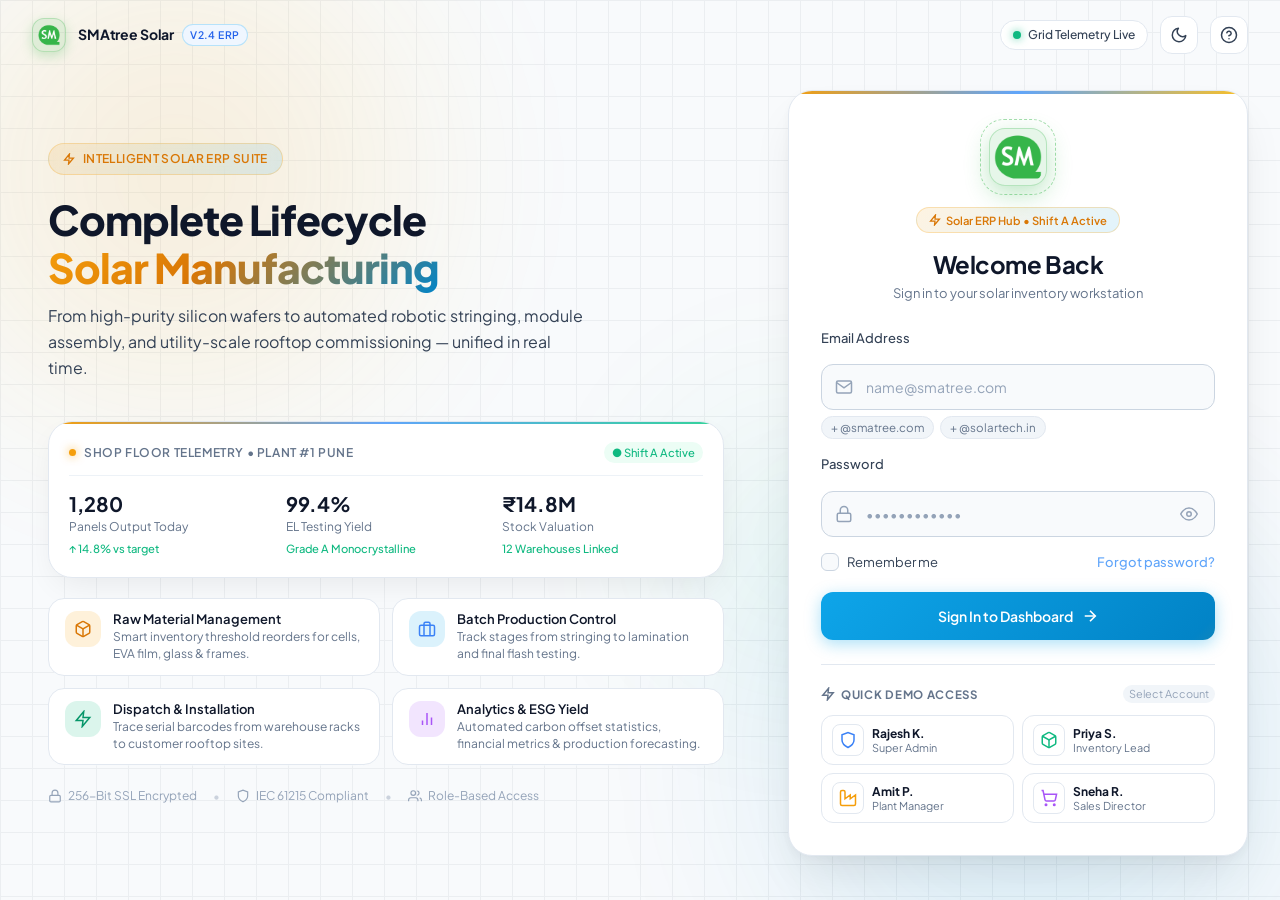
<file: pages/sales.html>
<!DOCTYPE html>
<html lang="en" data-theme="light">
<head>
  <meta charset="UTF-8">
  <meta name="viewport" content="width=device-width, initial-scale=1.0">
  <meta name="description" content="Manage sales-ready solar panel stock.">
  <title>Sales & Orders — SMAtree Solar</title>
  <link rel="icon" type="image/svg+xml" href="../assets/favicon.svg">
  <link rel="icon" type="image/png" sizes="32x32" href="../assets/favicon-32x32.png">
  <link rel="icon" type="image/png" sizes="16x16" href="../assets/favicon-16x16.png">
  <link rel="apple-touch-icon" sizes="180x180" href="../assets/logo-icon-512.png">
  <link rel="shortcut icon" href="../assets/favicon.ico">
  <link rel="stylesheet" href="../css/variables.css?v=6.3">
  <link rel="stylesheet" href="../css/base.css?v=6.3">
  <link rel="stylesheet" href="../css/components.css?v=6.3">
  <link rel="stylesheet" href="../css/layout.css?v=6.3">
  <link rel="stylesheet" href="../css/inventory.css?v=6.3">
</head>
<body>
  <div id="app" class="app-layout">
    <div class="main-content">
      <div class="page-content">
        <!-- 4 Overview Stats Cards -->
        <div class="grid-cols-4 mb-6" id="sales-stats"></div>
        
        <!-- Filter Tabs: All Sales, Reserved Orders, Completed Sales -->
        <div id="sales-tabs-container" class="mb-4"></div>
        
        <!-- Search & Action Toolbar -->
        <div class="toolbar mb-6" id="sales-toolbar"></div>
        
        <!-- Sales Table Container -->
        <div id="sales-table"></div>
      </div>
    </div>
  </div>
  <script src="../js/utils.js?v=6.3"></script>
  <script src="../js/store.js?v=6.3"></script>
  <script src="../js/seed.js?v=6.3"></script>
  <script src="../api/config.js?v=6.3"></script>
  <script src="../api/service.js?v=6.3"></script>
  <script src="../js/icons.js?v=6.3"></script>
  <script src="../js/rbac.js?v=6.3"></script>
  <script src="../js/components.js?v=6.3"></script>
  <script src="../js/notifications.js?v=6.3"></script>
  <script src="../js/app.js?v=6.3"></script>
  <script src="../js/sales.js?v=6.3"></script>
  <script>document.addEventListener('DOMContentLoaded', () => Sales.init());</script>
</body>
</html>
</file>
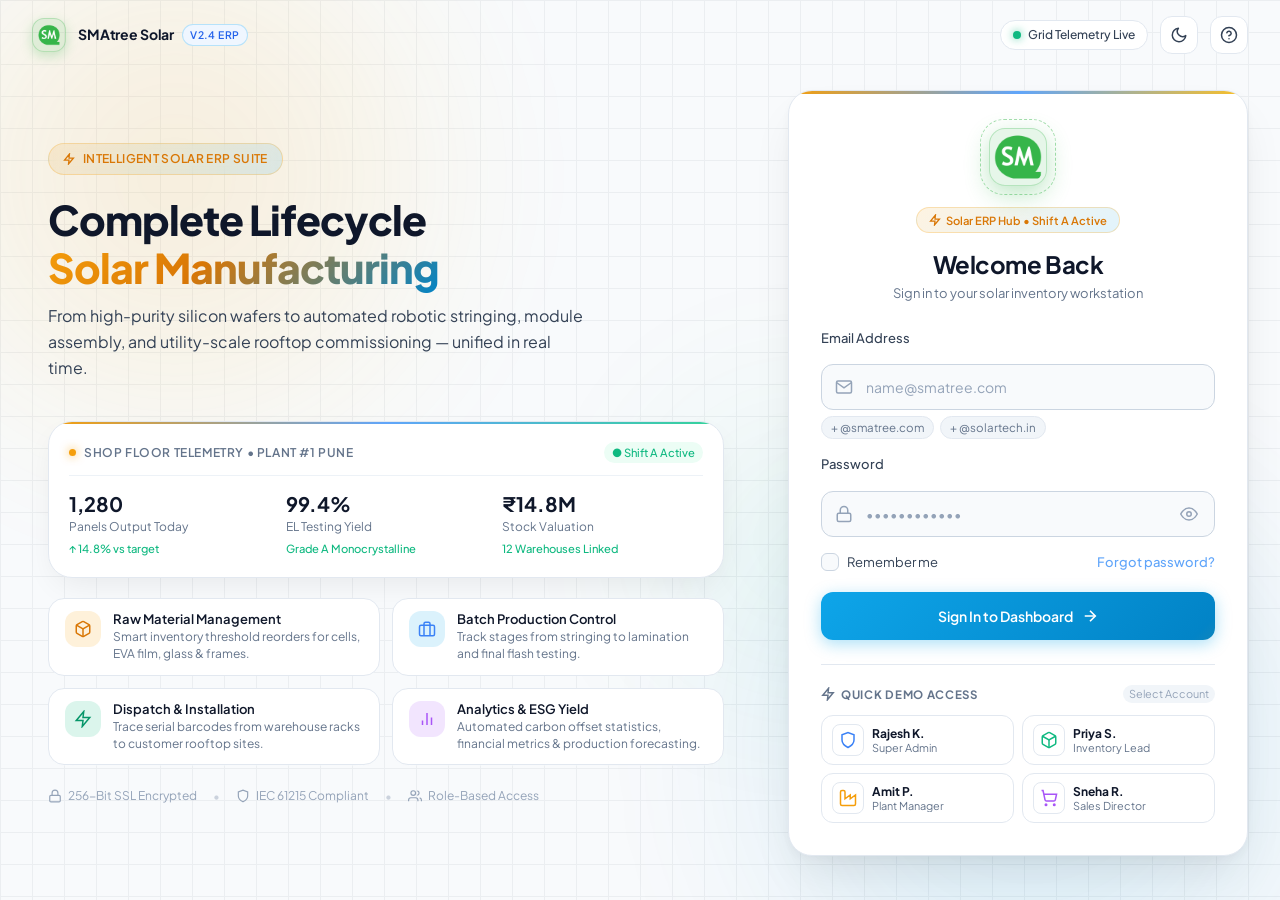
<file: pages/suppliers.html>
<!DOCTYPE html>
<html lang="en" data-theme="light">
<head>
  <meta charset="UTF-8">
  <meta name="viewport" content="width=device-width, initial-scale=1.0">
  <meta name="description" content="Manage solar panel component suppliers.">
  <title>Suppliers — SMAtree Solar</title>
  <link rel="icon" type="image/svg+xml" href="../assets/favicon.svg">
  <link rel="icon" type="image/png" sizes="32x32" href="../assets/favicon-32x32.png">
  <link rel="icon" type="image/png" sizes="16x16" href="../assets/favicon-16x16.png">
  <link rel="apple-touch-icon" sizes="180x180" href="../assets/logo-icon-512.png">
  <link rel="shortcut icon" href="../assets/favicon.ico">
  <link rel="stylesheet" href="../css/variables.css?v=6.3">
  <link rel="stylesheet" href="../css/base.css?v=6.3">
  <link rel="stylesheet" href="../css/components.css?v=6.3">
  <link rel="stylesheet" href="../css/layout.css?v=6.3">
</head>
<body>
  <div id="app" class="app-layout">
    <div class="main-content">
      <div class="page-content">
        <div class="grid-cols-4 mb-6" id="suppliers-stats"></div>
        <div class="toolbar" id="suppliers-toolbar"></div>
        <div id="suppliers-grid"></div>
      </div>
    </div>
  </div>
  <script src="../js/utils.js?v=6.3"></script>
  <script src="../js/store.js?v=6.3"></script>
  <script src="../js/seed.js?v=6.3"></script>
  <script src="../api/config.js?v=6.3"></script>
  <script src="../api/service.js?v=6.3"></script>
  <script src="../js/icons.js?v=6.3"></script>
  <script src="../js/rbac.js?v=6.3"></script>
  <script src="../js/components.js?v=6.3"></script>
  <script src="../js/notifications.js?v=6.3"></script>
  <script src="../js/app.js?v=6.3"></script>
  <script src="../js/suppliers.js?v=6.3"></script>
  <script>document.addEventListener('DOMContentLoaded', () => Suppliers.init());</script>
</body>
</html>
</file>
<file: css/variables.css>
/* ==========================================================================
   SMATREE SOLAR INVENTORY — Design Tokens
   Complete CSS Custom Property system for light/dark themes
   ========================================================================== */

/* ── Google Fonts ── */
@import url('https://fonts.googleapis.com/css2?family=Plus+Jakarta+Sans:wght@300;400;500;600;700;800&family=Inter:wght@400;500;600;700&display=swap');

:root {
  /* ── Brand / Solar Palette ── */
  --color-primary-50:  #eff6ff;
  --color-primary-100: #dbeafe;
  --color-primary-200: #bfdbfe;
  --color-primary-300: #93c5fd;
  --color-primary-400: #60a5fa;
  --color-primary-500: #3b82f6;
  --color-primary-600: #2563eb;
  --color-primary-700: #1d4ed8;
  --color-primary-800: #1e40af;
  --color-primary-900: #1e3a8a;

  --color-solar-50:  #fffbeb;
  --color-solar-100: #fef3c7;
  --color-solar-200: #fde68a;
  --color-solar-300: #fcd34d;
  --color-solar-400: #fbbf24;
  --color-solar-500: #f59e0b;
  --color-solar-600: #d97706;
  --color-solar-700: #b45309;
  --color-solar-800: #92400e;
  --color-solar-900: #78350f;

  --color-emerald-50:  #ecfdf5;
  --color-emerald-100: #d1fae5;
  --color-emerald-200: #a7f3d0;
  --color-emerald-300: #6ee7b7;
  --color-emerald-400: #34d399;
  --color-emerald-500: #10b981;
  --color-emerald-600: #059669;
  --color-emerald-700: #047857;
  --color-emerald-800: #065f46;
  --color-emerald-900: #064e3b;

  --color-red-50:  #fef2f2;
  --color-red-100: #fee2e2;
  --color-red-200: #fecaca;
  --color-red-300: #fca5a5;
  --color-red-400: #f87171;
  --color-red-500: #ef4444;
  --color-red-600: #dc2626;
  --color-red-700: #b91c1c;

  --color-purple-50:  #faf5ff;
  --color-purple-100: #f3e8ff;
  --color-purple-200: #e9d5ff;
  --color-purple-300: #d8b4fe;
  --color-purple-400: #c084fc;
  --color-purple-500: #a855f7;
  --color-purple-600: #9333ea;

  /* ── Neutrals ── */
  --color-slate-50:  #f8fafc;
  --color-slate-100: #f1f5f9;
  --color-slate-200: #e2e8f0;
  --color-slate-300: #cbd5e1;
  --color-slate-400: #94a3b8;
  --color-slate-500: #64748b;
  --color-slate-600: #475569;
  --color-slate-700: #334155;
  --color-slate-800: #1e293b;
  --color-slate-900: #0f172a;
  --color-slate-950: #020617;

  /* ── Typography ── */
  --font-family:    'Plus Jakarta Sans', 'Inter', -apple-system, BlinkMacSystemFont, 'Segoe UI', Roboto, sans-serif;
  --font-mono:      'JetBrains Mono', 'Fira Code', monospace;

  --fs-xs:   0.75rem;    /* 12px */
  --fs-sm:   0.8125rem;  /* 13px */
  --fs-base: 0.875rem;   /* 14px */
  --fs-md:   1rem;       /* 16px */
  --fs-lg:   1.125rem;   /* 18px */
  --fs-xl:   1.25rem;    /* 20px */
  --fs-2xl:  1.5rem;     /* 24px */
  --fs-3xl:  1.875rem;   /* 30px */
  --fs-4xl:  2.25rem;    /* 36px */
  --fs-5xl:  3rem;       /* 48px */

  --fw-light:    300;
  --fw-regular:  400;
  --fw-medium:   500;
  --fw-semibold: 600;
  --fw-bold:     700;
  --fw-extrabold:800;

  --lh-tight:  1.25;
  --lh-normal: 1.5;
  --lh-relaxed:1.625;

  /* ── Spacing ── */
  --space-1:  0.25rem;
  --space-2:  0.5rem;
  --space-3:  0.75rem;
  --space-4:  1rem;
  --space-5:  1.25rem;
  --space-6:  1.5rem;
  --space-8:  2rem;
  --space-10: 2.5rem;
  --space-12: 3rem;
  --space-16: 4rem;
  --space-20: 5rem;

  /* ── Border Radius ── */
  --radius-sm:   0.375rem;
  --radius-md:   0.5rem;
  --radius-lg:   0.75rem;
  --radius-xl:   1rem;
  --radius-2xl:  1.5rem;
  --radius-full: 9999px;

  /* ── Transitions ── */
  --transition-fast:   150ms cubic-bezier(0.4, 0, 0.2, 1);
  --transition-base:   250ms cubic-bezier(0.4, 0, 0.2, 1);
  --transition-slow:   350ms cubic-bezier(0.4, 0, 0.2, 1);
  --transition-spring: 500ms cubic-bezier(0.34, 1.56, 0.64, 1);

  /* ── Z-Index Scale ── */
  --z-dropdown: 100;
  --z-sticky:   200;
  --z-overlay:  300;
  --z-modal:    400;
  --z-toast:    500;
  --z-tooltip:  600;

  /* ── Sidebar ── */
  --sidebar-width:     260px;
  --sidebar-collapsed:  72px;
  --navbar-height:      64px;
}

/* ==========================================================================
   LIGHT THEME (default)
   ========================================================================== */
[data-theme="light"], :root {
  --bg-body:        #f8fafc;
  --bg-surface:     #ffffff;
  --bg-surface-solid:#ffffff;
  --bg-sidebar:     #ffffff;
  --bg-navbar:      rgba(255, 255, 255, 0.92);
  --bg-card:        #ffffff;
  --bg-card-hover:  #ffffff;
  --bg-input:       #f8fafc;
  --bg-input-focus: #ffffff;
  --bg-modal:       #ffffff;
  --bg-overlay:     rgba(15, 23, 42, 0.45);
  --bg-tooltip:     #0f172a;
  --bg-dropdown:    #ffffff;
  --bg-badge:       #f1f5f9;
  --bg-skeleton:    linear-gradient(90deg, #f1f5f9 25%, #e2e8f0 50%, #f1f5f9 75%);
  --bg-table-row:   #ffffff;
  --bg-table-stripe:#fafbfd;
  --bg-table-hover: #f1f5f9;

  --text-primary:    #0f172a;
  --text-secondary:  #334155;
  --text-tertiary:   #64748b;
  --text-muted:      #94a3b8;
  --text-inverse:    #ffffff;
  --text-link:       #2563eb;
  --text-tooltip:    #f8fafc;

  --border-color:    #e2e8f0;
  --border-light:    #edf2f7;
  --border-input:    #cbd5e1;
  --border-focus:    #3b82f6;

  --shadow-sm:   0 1px 2px 0 rgba(0, 0, 0, 0.05);
  --shadow-md:   0 4px 6px -1px rgba(0, 0, 0, 0.07), 0 2px 4px -2px rgba(0, 0, 0, 0.04);
  --shadow-lg:   0 10px 15px -3px rgba(0, 0, 0, 0.07), 0 4px 6px -4px rgba(0, 0, 0, 0.03);
  --shadow-xl:   0 20px 25px -5px rgba(0, 0, 0, 0.08), 0 8px 10px -6px rgba(0, 0, 0, 0.03);
  --shadow-2xl:  0 25px 50px -12px rgba(0, 0, 0, 0.18);
  --shadow-glow: 0 0 24px rgba(37, 99, 235, 0.2);
  --shadow-card: 0 1px 3px 0 rgba(0, 0, 0, 0.04), 0 6px 16px -4px rgba(0, 0, 0, 0.04);

  --glass-bg:       rgba(255, 255, 255, 0.82);
  --glass-border:   rgba(226, 232, 240, 0.8);
  --glass-blur:     14px;

  /* ── Semantic ── */
  --color-success:    #10b981;
  --color-success-bg: #ecfdf5;
  --color-warning:    #f59e0b;
  --color-warning-bg: #fffbeb;
  --color-danger:     #ef4444;
  --color-danger-bg:  #fef2f2;
  --color-info:       #0ea5e9;
  --color-info-bg:    #eff6ff;

  --scrollbar-track:  #f8fafc;
  --scrollbar-thumb:  #cbd5e1;
  --scrollbar-hover:  #94a3b8;
}

/* ==========================================================================
   DARK THEME
   ========================================================================== */
[data-theme="dark"] {
  --bg-body:        #090d16;
  --bg-surface:     #111827;
  --bg-surface-solid:#111827;
  --bg-sidebar:     #0f172a;
  --bg-navbar:      rgba(15, 23, 42, 0.92);
  --bg-card:        #111827;
  --bg-card-hover:  #162032;
  --bg-input:       #1a2436;
  --bg-input-focus: #1e293b;
  --bg-modal:       #111827;
  --bg-overlay:     rgba(0, 0, 0, 0.7);
  --bg-tooltip:     #1e293b;
  --bg-dropdown:    #111827;
  --bg-badge:       #1e293b;
  --bg-skeleton:    linear-gradient(90deg, #111827 25%, #1f2937 50%, #111827 75%);
  --bg-table-row:   #111827;
  --bg-table-stripe:#0e1523;
  --bg-table-hover: #172133;

  --text-primary:    #f8fafc;
  --text-secondary:  #cbd5e1;
  --text-tertiary:   #94a3b8;
  --text-muted:      #64748b;
  --text-inverse:    #0f172a;
  --text-link:       #60a5fa;
  --text-tooltip:    #f8fafc;

  --border-color:    rgba(255, 255, 255, 0.08);
  --border-light:    rgba(255, 255, 255, 0.04);
  --border-input:    rgba(255, 255, 255, 0.12);
  --border-focus:    #3b82f6;

  --shadow-sm:   0 1px 2px rgba(0, 0, 0, 0.3);
  --shadow-md:   0 4px 6px -1px rgba(0, 0, 0, 0.4), 0 2px 4px -2px rgba(0, 0, 0, 0.3);
  --shadow-lg:   0 10px 15px -3px rgba(0, 0, 0, 0.4), 0 4px 6px -4px rgba(0, 0, 0, 0.3);
  --shadow-xl:   0 20px 25px -5px rgba(0, 0, 0, 0.45), 0 8px 10px -6px rgba(0, 0, 0, 0.3);
  --shadow-2xl:  0 25px 50px -12px rgba(0, 0, 0, 0.65);
  --shadow-glow: 0 0 24px rgba(59, 130, 246, 0.25);
  --shadow-card: 0 1px 3px rgba(0, 0, 0, 0.3), 0 6px 16px -4px rgba(0, 0, 0, 0.4);

  --glass-bg:       rgba(17, 24, 39, 0.75);
  --glass-border:   rgba(255, 255, 255, 0.08);
  --glass-blur:     16px;

  --color-success:    #34d399;
  --color-success-bg: rgba(6, 78, 59, 0.35);
  --color-warning:    #fbbf24;
  --color-warning-bg: rgba(120, 53, 15, 0.35);
  --color-danger:     #f87171;
  --color-danger-bg:  rgba(127, 29, 29, 0.35);
  --color-info:       #38bdf8;
  --color-info-bg:    rgba(8, 47, 73, 0.35);

  --scrollbar-track:  #0b0f19;
  --scrollbar-thumb:  #1e293b;
  --scrollbar-hover:  #334155;
}
</file>
<file: css/base.css>
/* ==========================================================================
   SMATREE SOLAR INVENTORY — Base Styles
   Reset, typography, and utility classes
   ========================================================================== */

/* ── Reset ── */
*, *::before, *::after {
  box-sizing: border-box;
  margin: 0;
  padding: 0;
}

html {
  font-size: 16px;
  scroll-behavior: smooth;
  -webkit-text-size-adjust: 100%;
}

body {
  font-family: var(--font-family);
  font-size: var(--fs-base);
  font-weight: var(--fw-regular);
  line-height: var(--lh-normal);
  color: var(--text-primary);
  background: var(--bg-body);
  -webkit-font-smoothing: antialiased;
  -moz-osx-font-smoothing: grayscale;
  overflow-x: hidden;
  transition: background var(--transition-slow), color var(--transition-slow);
}

/* ── Scrollbar ── */
::-webkit-scrollbar {
  width: 6px;
  height: 6px;
}
::-webkit-scrollbar-track {
  background: var(--scrollbar-track);
}
::-webkit-scrollbar-thumb {
  background: var(--scrollbar-thumb);
  border-radius: var(--radius-full);
}
::-webkit-scrollbar-thumb:hover {
  background: var(--scrollbar-hover);
}

/* ── Links ── */
a {
  color: var(--text-link);
  text-decoration: none;
  transition: color var(--transition-fast);
}
a:hover {
  color: var(--color-primary-400);
}

/* ── Images & SVGs ── */
img {
  display: block;
  max-width: 100%;
}

svg {
  display: inline-block;
  vertical-align: middle;
  max-width: 100%;
  flex-shrink: 0;
}

/* ── Lists ── */
ul, ol {
  list-style: none;
}

/* ── Inputs ── */
input, textarea, select, button {
  font-family: inherit;
  font-size: inherit;
  color: inherit;
  outline: none;
  border: none;
  background: none;
}

button {
  cursor: pointer;
}

/* ── Tables ── */
table {
  border-collapse: collapse;
  width: 100%;
}

/* ==========================================================================
   Typography
   ========================================================================== */
h1, h2, h3, h4, h5, h6 {
  font-weight: var(--fw-semibold);
  line-height: var(--lh-tight);
  color: var(--text-primary);
}

h1 { font-size: var(--fs-4xl); }
h2 { font-size: var(--fs-3xl); }
h3 { font-size: var(--fs-2xl); }
h4 { font-size: var(--fs-xl);  }
h5 { font-size: var(--fs-lg);  }
h6 { font-size: var(--fs-md);  }

p {
  color: var(--text-secondary);
  line-height: var(--lh-relaxed);
}

small { font-size: var(--fs-xs); }

.text-primary   { color: var(--text-primary) !important; }
.text-secondary { color: var(--text-secondary) !important; }
.text-tertiary  { color: var(--text-tertiary) !important; }
.text-muted     { color: var(--text-muted) !important; }
.text-success   { color: var(--color-success) !important; }
.text-warning   { color: var(--color-warning) !important; }
.text-danger    { color: var(--color-danger) !important; }
.text-info      { color: var(--color-info) !important; }
.text-brand     { color: var(--color-primary-400) !important; }
.text-solar     { color: var(--color-solar-500) !important; }

.fw-light    { font-weight: var(--fw-light) !important; }
.fw-regular  { font-weight: var(--fw-regular) !important; }
.fw-medium   { font-weight: var(--fw-medium) !important; }
.fw-semibold { font-weight: var(--fw-semibold) !important; }
.fw-bold     { font-weight: var(--fw-bold) !important; }

.fs-xs   { font-size: var(--fs-xs) !important; }
.fs-sm   { font-size: var(--fs-sm) !important; }
.fs-base { font-size: var(--fs-base) !important; }
.fs-md   { font-size: var(--fs-md) !important; }
.fs-lg   { font-size: var(--fs-lg) !important; }
.fs-xl   { font-size: var(--fs-xl) !important; }
.fs-2xl  { font-size: var(--fs-2xl) !important; }

.text-center { text-align: center !important; }
.text-left   { text-align: left !important; }
.text-right  { text-align: right !important; }
.text-truncate {
  overflow: hidden;
  text-overflow: ellipsis;
  white-space: nowrap;
}

/* ==========================================================================
   Layout Utilities
   ========================================================================== */
.d-flex        { display: flex !important; }
.d-inline-flex { display: inline-flex !important; }
.d-grid        { display: grid !important; }
.d-block       { display: block !important; }
.d-inline      { display: inline !important; }
.d-none        { display: none !important; }

.flex-row       { flex-direction: row !important; }
.flex-column    { flex-direction: column !important; }
.flex-wrap      { flex-wrap: wrap !important; }
.flex-1         { flex: 1 !important; }
.flex-shrink-0  { flex-shrink: 0 !important; }

.align-start    { align-items: flex-start !important; }
.align-center   { align-items: center !important; }
.align-end      { align-items: flex-end !important; }
.align-stretch  { align-items: stretch !important; }

.justify-start   { justify-content: flex-start !important; }
.justify-center  { justify-content: center !important; }
.justify-end     { justify-content: flex-end !important; }
.justify-between { justify-content: space-between !important; }
.justify-around  { justify-content: space-around !important; }

/* ── Gap ── */
.gap-1  { gap: var(--space-1) !important; }
.gap-2  { gap: var(--space-2) !important; }
.gap-3  { gap: var(--space-3) !important; }
.gap-4  { gap: var(--space-4) !important; }
.gap-5  { gap: var(--space-5) !important; }
.gap-6  { gap: var(--space-6) !important; }
.gap-8  { gap: var(--space-8) !important; }

/* ── Spacing (Margin / Padding) ── */
.m-0  { margin: 0 !important; }
.mt-1 { margin-top: var(--space-1) !important; }
.mt-2 { margin-top: var(--space-2) !important; }
.mt-3 { margin-top: var(--space-3) !important; }
.mt-4 { margin-top: var(--space-4) !important; }
.mt-6 { margin-top: var(--space-6) !important; }
.mt-8 { margin-top: var(--space-8) !important; }
.mb-1 { margin-bottom: var(--space-1) !important; }
.mb-2 { margin-bottom: var(--space-2) !important; }
.mb-3 { margin-bottom: var(--space-3) !important; }
.mb-4 { margin-bottom: var(--space-4) !important; }
.mb-6 { margin-bottom: var(--space-6) !important; }
.mb-8 { margin-bottom: var(--space-8) !important; }
.ml-2 { margin-left: var(--space-2) !important; }
.ml-4 { margin-left: var(--space-4) !important; }
.mr-2 { margin-right: var(--space-2) !important; }
.mr-4 { margin-right: var(--space-4) !important; }
.mx-auto { margin-left: auto !important; margin-right: auto !important; }

.p-0  { padding: 0 !important; }
.p-2  { padding: var(--space-2) !important; }
.p-3  { padding: var(--space-3) !important; }
.p-4  { padding: var(--space-4) !important; }
.p-5  { padding: var(--space-5) !important; }
.p-6  { padding: var(--space-6) !important; }
.p-8  { padding: var(--space-8) !important; }
.px-2 { padding-left: var(--space-2) !important; padding-right: var(--space-2) !important; }
.px-3 { padding-left: var(--space-3) !important; padding-right: var(--space-3) !important; }
.px-4 { padding-left: var(--space-4) !important; padding-right: var(--space-4) !important; }
.px-6 { padding-left: var(--space-6) !important; padding-right: var(--space-6) !important; }
.py-2 { padding-top: var(--space-2) !important; padding-bottom: var(--space-2) !important; }
.py-3 { padding-top: var(--space-3) !important; padding-bottom: var(--space-3) !important; }
.py-4 { padding-top: var(--space-4) !important; padding-bottom: var(--space-4) !important; }

/* ── Width / Height ── */
.w-full  { width: 100% !important; }
.h-full  { height: 100% !important; }
.min-h-screen { min-height: 100vh !important; }

/* ── Position ── */
.relative { position: relative !important; }
.absolute { position: absolute !important; }
.fixed    { position: fixed !important; }
.sticky   { position: sticky !important; }

/* ── Overflow ── */
.overflow-hidden { overflow: hidden !important; }
.overflow-auto   { overflow: auto !important; }
.overflow-x-auto { overflow-x: auto !important; }

/* ── Border Radius ── */
.rounded-sm   { border-radius: var(--radius-sm) !important; }
.rounded-md   { border-radius: var(--radius-md) !important; }
.rounded-lg   { border-radius: var(--radius-lg) !important; }
.rounded-xl   { border-radius: var(--radius-xl) !important; }
.rounded-2xl  { border-radius: var(--radius-2xl) !important; }
.rounded-full { border-radius: var(--radius-full) !important; }

/* ── Cursor ── */
.cursor-pointer { cursor: pointer !important; }
.cursor-default { cursor: default !important; }

/* ── Visibility ── */
.visible   { visibility: visible !important; }
.invisible { visibility: hidden !important; }
.opacity-0   { opacity: 0 !important; }
.opacity-50  { opacity: 0.5 !important; }
.opacity-100 { opacity: 1 !important; }

/* ── Selection ── */
::selection {
  background: var(--color-primary-400);
  color: #fff;
}

/* ==========================================================================
   Animations
   ========================================================================== */
@keyframes fadeIn {
  from { opacity: 0; }
  to   { opacity: 1; }
}
@keyframes fadeInUp {
  from { opacity: 0; transform: translateY(20px); }
  to   { opacity: 1; transform: translateY(0); }
}
@keyframes fadeInDown {
  from { opacity: 0; transform: translateY(-20px); }
  to   { opacity: 1; transform: translateY(0); }
}
@keyframes fadeInLeft {
  from { opacity: 0; transform: translateX(-20px); }
  to   { opacity: 1; transform: translateX(0); }
}
@keyframes fadeInRight {
  from { opacity: 0; transform: translateX(20px); }
  to   { opacity: 1; transform: translateX(0); }
}
@keyframes slideInRight {
  from { transform: translateX(100%); }
  to   { transform: translateX(0); }
}
@keyframes slideOutRight {
  from { transform: translateX(0); }
  to   { transform: translateX(100%); }
}
@keyframes scaleIn {
  from { opacity: 0; transform: scale(0.9); }
  to   { opacity: 1; transform: scale(1); }
}
@keyframes pulse {
  0%, 100% { opacity: 1; }
  50%      { opacity: 0.5; }
}
@keyframes spin {
  from { transform: rotate(0deg); }
  to   { transform: rotate(360deg); }
}
@keyframes shimmer {
  0%   { background-position: -200% 0; }
  100% { background-position: 200% 0; }
}
@keyframes bounceIn {
  0%   { transform: scale(0.3); opacity: 0; }
  50%  { transform: scale(1.05); }
  70%  { transform: scale(0.9); }
  100% { transform: scale(1); opacity: 1; }
}
@keyframes countUp {
  from { opacity: 0; transform: translateY(10px); }
  to   { opacity: 1; transform: translateY(0); }
}
@keyframes progressBar {
  from { width: 0; }
}
@keyframes float {
  0%, 100% { transform: translateY(0); }
  50%      { transform: translateY(-8px); }
}
@keyframes glow {
  0%, 100% { box-shadow: 0 0 5px rgba(14, 165, 233, 0.3); }
  50%      { box-shadow: 0 0 20px rgba(14, 165, 233, 0.6); }
}

.animate-fadeIn      { animation: fadeIn 0.3s ease-out; }
.animate-fadeInUp    { animation: fadeInUp 0.4s ease-out; }
.animate-fadeInDown  { animation: fadeInDown 0.4s ease-out; }
.animate-fadeInLeft  { animation: fadeInLeft 0.4s ease-out; }
.animate-fadeInRight { animation: fadeInRight 0.4s ease-out; }
.animate-scaleIn    { animation: scaleIn 0.3s ease-out; }
.animate-bounceIn   { animation: bounceIn 0.5s ease-out; }
.animate-pulse      { animation: pulse 2s infinite; }
.animate-spin       { animation: spin 1s linear infinite; }
.animate-float      { animation: float 3s ease-in-out infinite; }
.animate-glow       { animation: glow 2s ease-in-out infinite; }

/* Staggered animation delays */
.delay-1 { animation-delay: 0.1s; animation-fill-mode: both; }
.delay-2 { animation-delay: 0.2s; animation-fill-mode: both; }
.delay-3 { animation-delay: 0.3s; animation-fill-mode: both; }
.delay-4 { animation-delay: 0.4s; animation-fill-mode: both; }
.delay-5 { animation-delay: 0.5s; animation-fill-mode: both; }
.delay-6 { animation-delay: 0.6s; animation-fill-mode: both; }

/* ── Responsive hidden utilities ── */
@media (max-width: 768px) {
  .hide-mobile { display: none !important; }
}
@media (min-width: 769px) {
  .hide-desktop { display: none !important; }
}
@media (max-width: 1024px) {
  .hide-tablet { display: none !important; }
}
</file>
<file: css/components.css>
/* ==========================================================================
   SMATREE SOLAR INVENTORY — Reusable Components
   Cards, Buttons, Modals, Tables, Forms, Badges, Toasts, etc.
   ========================================================================== */

/* ── Buttons ── */
.btn {
  display: inline-flex;
  align-items: center;
  justify-content: center;
  gap: var(--space-2);
  padding: 0.625rem 1.25rem;
  font-size: var(--fs-sm);
  font-weight: var(--fw-medium);
  border-radius: var(--radius-lg);
  transition: all var(--transition-base);
  white-space: nowrap;
  cursor: pointer;
  border: 1px solid transparent;
  line-height: 1.3;
  vertical-align: middle;
  text-decoration: none;
  box-sizing: border-box;
}
.btn:active { transform: scale(0.97); }

.btn-primary {
  background: linear-gradient(135deg, var(--color-primary-400), var(--color-primary-600));
  color: #fff;
  box-shadow: 0 2px 8px rgba(14,165,233,0.3);
}
.btn-primary:hover {
  box-shadow: 0 4px 16px rgba(14,165,233,0.4);
  transform: translateY(-1px);
}
.btn-secondary {
  background: var(--bg-card);
  color: var(--text-primary);
  border-color: var(--border-color);
  backdrop-filter: blur(8px);
}
.btn-secondary:hover { background: var(--bg-card-hover); }

.btn-success {
  background: linear-gradient(135deg, var(--color-emerald-500), var(--color-emerald-700));
  color: #fff;
}
.btn-danger {
  background: linear-gradient(135deg, var(--color-red-500), var(--color-red-700));
  color: #fff;
}
.btn-warning {
  background: linear-gradient(135deg, var(--color-solar-500), var(--color-solar-700));
  color: #fff;
}
.btn-ghost {
  background: transparent;
  color: var(--text-secondary);
}
.btn-ghost:hover { background: var(--bg-badge); color: var(--text-primary); }

.btn-outline {
  background: transparent;
  border: 1px solid var(--color-primary-400);
  color: var(--color-primary-400);
}
.btn-outline:hover {
  background: var(--color-primary-400);
  color: #fff;
}
.btn-sm { padding: 0.4rem 0.875rem; font-size: var(--fs-xs); min-height: 32px; }
.btn-lg { padding: 0.875rem 1.75rem; font-size: var(--fs-md); min-height: 48px; }
.btn-icon {
  width: 36px; height: 36px; padding: 0;
  border-radius: var(--radius-lg);
  display: inline-flex;
  align-items: center;
  justify-content: center;
  flex-shrink: 0;
  line-height: 1;
}
.btn-icon.btn-sm { width: 32px; height: 32px; min-height: 32px; font-size: 0.95rem; }

/* ── Cards ── */
.card {
  background: var(--bg-card);
  backdrop-filter: blur(var(--glass-blur));
  -webkit-backdrop-filter: blur(var(--glass-blur));
  border: 1px solid var(--border-color);
  border-radius: var(--radius-xl);
  padding: var(--space-6);
  box-shadow: var(--shadow-card);
  transition: all var(--transition-base);
}
.card:hover { box-shadow: var(--shadow-lg); }

.card-glass {
  background: var(--glass-bg);
  backdrop-filter: blur(var(--glass-blur));
  -webkit-backdrop-filter: blur(var(--glass-blur));
  border: 1px solid var(--glass-border);
  border-radius: var(--radius-xl);
  padding: var(--space-6);
}

.card-header {
  display: flex; align-items: center; justify-content: space-between;
  margin-bottom: var(--space-4);
  padding-bottom: var(--space-4);
  border-bottom: 1px solid var(--border-light);
}
.card-title {
  font-size: var(--fs-md); font-weight: var(--fw-semibold);
  color: var(--text-primary);
}
.card-body { flex: 1; }

/* ── Stat Cards ── */
.stat-card {
  background: var(--bg-card);
  backdrop-filter: blur(var(--glass-blur));
  -webkit-backdrop-filter: blur(var(--glass-blur));
  border: 1px solid var(--border-color);
  border-radius: var(--radius-xl);
  padding: 1.25rem 1.25rem;
  position: relative;
  overflow: hidden;
  transition: all var(--transition-base);
  display: flex;
  flex-direction: column;
  box-shadow: var(--shadow-card);
  text-decoration: none;
}
.stat-card::before {
  content: '';
  position: absolute; top: 0; left: 0; right: 0;
  height: 3px;
  background: linear-gradient(90deg, var(--card-accent, var(--color-primary-500)), transparent);
}
.stat-card:hover {
  transform: translateY(-3px);
  box-shadow: 0 12px 24px -4px rgba(15, 23, 42, 0.08), 0 4px 8px -2px rgba(15, 23, 42, 0.04);
  border-color: rgba(37, 99, 235, 0.3);
}

/* ── Stat Card Header ── */
.stat-card-header {
  display: flex;
  align-items: center;
  justify-content: space-between;
  margin-bottom: var(--space-3);
  width: 100%;
}
.stat-card-header .stat-icon,
.stat-card-header .stat-icon-wrap {
  margin-bottom: 0 !important;
}

/* ── Dashboard-Style Glowing Stat Icons ── */
.stat-card .stat-icon,
.stat-card .stat-icon-wrap,
.stat-icon,
.stat-icon-wrap {
  width: 44px;
  height: 44px;
  border-radius: var(--radius-lg, 12px);
  display: flex;
  align-items: center;
  justify-content: center;
  font-size: 1.2rem;
  margin-bottom: 0.875rem;
  line-height: 1;
  flex-shrink: 0;
  transition: transform var(--transition-spring, 300ms cubic-bezier(0.34, 1.56, 0.64, 1)), box-shadow var(--transition-fast, 150ms ease);
}
.stat-card:hover .stat-icon,
.stat-card:hover .stat-icon-wrap {
  transform: scale(1.1);
}
.stat-card .stat-icon svg,
.stat-card .stat-icon-wrap svg,
.stat-icon svg,
.stat-icon-wrap svg {
  width: 22px;
  height: 22px;
  stroke: currentColor;
  stroke-width: 2;
  fill: none;
}

/* Dashboard-Style Vibrant Tinted Icon Palettes */
.stat-icon.blue, .stat-icon-wrap.blue,
.stat-icon.primary, .stat-icon-wrap.primary {
  background: rgba(14, 165, 233, 0.12);
  color: var(--color-primary-500, #0ea5e9);
  box-shadow: 0 2px 8px rgba(14, 165, 233, 0.14);
}
.stat-icon.amber, .stat-icon-wrap.amber,
.stat-icon.solar, .stat-icon-wrap.solar,
.stat-icon.yellow, .stat-icon-wrap.yellow,
.stat-icon.warning, .stat-icon-wrap.warning {
  background: rgba(245, 158, 11, 0.12);
  color: var(--color-solar-500, #f59e0b);
  box-shadow: 0 2px 8px rgba(245, 158, 11, 0.14);
}
.stat-icon.green, .stat-icon-wrap.green,
.stat-icon.emerald, .stat-icon-wrap.emerald,
.stat-icon.success, .stat-icon-wrap.success {
  background: rgba(16, 185, 129, 0.12);
  color: var(--color-emerald-500, #10b981);
  box-shadow: 0 2px 8px rgba(16, 185, 129, 0.14);
}
.stat-icon.purple, .stat-icon-wrap.purple,
.stat-icon.violet, .stat-icon-wrap.violet,
.stat-icon.indigo, .stat-icon-wrap.indigo {
  background: rgba(168, 85, 247, 0.12);
  color: var(--color-purple-500, #a855f7);
  box-shadow: 0 2px 8px rgba(168, 85, 247, 0.14);
}
.stat-icon.red, .stat-icon-wrap.red,
.stat-icon.danger, .stat-icon-wrap.danger {
  background: rgba(239, 68, 68, 0.12);
  color: var(--color-red-500, #ef4444);
  box-shadow: 0 2px 8px rgba(239, 68, 68, 0.14);
}
.stat-icon.cyan, .stat-icon-wrap.cyan,
.stat-icon.info, .stat-icon-wrap.info {
  background: rgba(6, 182, 212, 0.12);
  color: #06b6d4;
  box-shadow: 0 2px 8px rgba(6, 182, 212, 0.14);
}

/* Dark Mode Glow & High Contrast */
[data-theme="dark"] .stat-icon.blue, [data-theme="dark"] .stat-icon-wrap.blue,
[data-theme="dark"] .stat-icon.primary, [data-theme="dark"] .stat-icon-wrap.primary {
  background: rgba(14, 165, 233, 0.22);
  color: #38bdf8;
  box-shadow: 0 4px 12px rgba(14, 165, 233, 0.28);
}
[data-theme="dark"] .stat-icon.amber, [data-theme="dark"] .stat-icon-wrap.amber,
[data-theme="dark"] .stat-icon.solar, [data-theme="dark"] .stat-icon-wrap.solar,
[data-theme="dark"] .stat-icon.yellow, [data-theme="dark"] .stat-icon-wrap.yellow,
[data-theme="dark"] .stat-icon.warning, [data-theme="dark"] .stat-icon-wrap.warning {
  background: rgba(245, 158, 11, 0.22);
  color: #fbbf24;
  box-shadow: 0 4px 12px rgba(245, 158, 11, 0.28);
}
[data-theme="dark"] .stat-icon.green, [data-theme="dark"] .stat-icon-wrap.green,
[data-theme="dark"] .stat-icon.emerald, [data-theme="dark"] .stat-icon-wrap.emerald,
[data-theme="dark"] .stat-icon.success, [data-theme="dark"] .stat-icon-wrap.success {
  background: rgba(16, 185, 129, 0.22);
  color: #34d399;
  box-shadow: 0 4px 12px rgba(16, 185, 129, 0.28);
}
[data-theme="dark"] .stat-icon.purple, [data-theme="dark"] .stat-icon-wrap.purple,
[data-theme="dark"] .stat-icon.violet, [data-theme="dark"] .stat-icon-wrap.violet,
[data-theme="dark"] .stat-icon.indigo, [data-theme="dark"] .stat-icon-wrap.indigo {
  background: rgba(168, 85, 247, 0.22);
  color: #c084fc;
  box-shadow: 0 4px 12px rgba(168, 85, 247, 0.28);
}
[data-theme="dark"] .stat-icon.red, [data-theme="dark"] .stat-icon-wrap.red,
[data-theme="dark"] .stat-icon.danger, [data-theme="dark"] .stat-icon-wrap.danger {
  background: rgba(239, 68, 68, 0.22);
  color: #f87171;
  box-shadow: 0 4px 12px rgba(239, 68, 68, 0.28);
}
[data-theme="dark"] .stat-icon.cyan, [data-theme="dark"] .stat-icon-wrap.cyan,
[data-theme="dark"] .stat-icon.info, [data-theme="dark"] .stat-icon-wrap.info {
  background: rgba(6, 182, 212, 0.22);
  color: #22d3ee;
  box-shadow: 0 4px 12px rgba(6, 182, 212, 0.28);
}

.stat-card .stat-value {
  font-size: 1.75rem; font-weight: 700;
  line-height: 1.15; margin-bottom: 0.25rem;
  color: var(--text-primary);
  letter-spacing: -0.02em;
}
.stat-card .stat-label {
  font-size: var(--fs-sm); color: var(--text-tertiary);
  font-weight: 500;
  letter-spacing: normal;
  margin-top: auto;
}
.stat-trend {
  display: inline-flex; align-items: center; gap: 4px;
  font-size: var(--fs-xs); font-weight: 600;
  padding: 2px 8px; border-radius: var(--radius-full);
  width: fit-content;
  line-height: 1.25;
  white-space: nowrap;
}
.stat-trend.up {
  color: var(--color-emerald-600, #059669);
  background: rgba(16, 185, 129, 0.12);
}
.stat-trend.down,
.stat-trend.alert {
  color: var(--color-red-600, #dc2626);
  background: rgba(239, 68, 68, 0.12);
}
.stat-trend.warning {
  color: var(--color-solar-600, #d97706);
  background: rgba(245, 158, 11, 0.12);
}
.stat-trend.info {
  color: var(--color-primary-600, #0284c7);
  background: rgba(14, 165, 233, 0.12);
}

[data-theme="dark"] .stat-trend.up {
  color: #34d399;
  background: rgba(16, 185, 129, 0.22);
}
[data-theme="dark"] .stat-trend.down,
[data-theme="dark"] .stat-trend.alert {
  color: #f87171;
  background: rgba(239, 68, 68, 0.22);
}
[data-theme="dark"] .stat-trend.warning {
  color: #fbbf24;
  background: rgba(245, 158, 11, 0.22);
}
[data-theme="dark"] .stat-trend.info {
  color: #38bdf8;
  background: rgba(14, 165, 233, 0.22);
}

/* ── Badges ── */
.badge {
  display: inline-flex; align-items: center; justify-content: center; gap: 4px;
  padding: 0.25rem 0.625rem;
  font-size: var(--fs-xs); font-weight: var(--fw-medium);
  border-radius: var(--radius-full);
  white-space: nowrap;
  line-height: 1.2;
  vertical-align: middle;
}
.badge-primary { background: var(--color-info-bg); color: var(--color-info); }
.badge-success { background: var(--color-success-bg); color: var(--color-success); }
.badge-warning { background: var(--color-warning-bg); color: var(--color-warning); }
.badge-danger  { background: var(--color-danger-bg); color: var(--color-danger); }
.badge-purple  { background: rgba(168,85,247,0.12); color: var(--color-purple-500); }
.badge-neutral { background: var(--bg-badge); color: var(--text-secondary); }

.badge-dot::before {
  content: ''; width: 6px; height: 6px;
  border-radius: 50%; background: currentColor;
  display: inline-block;
  flex-shrink: 0;
}

/* ── Forms ── */
.form-group { margin-bottom: var(--space-5); }
.form-label {
  display: block; font-size: var(--fs-sm);
  font-weight: var(--fw-medium); color: var(--text-secondary);
  margin-bottom: var(--space-2);
}
.form-control {
  width: 100%;
  padding: 0.625rem 0.875rem;
  background: var(--bg-input);
  border: 1px solid var(--border-input);
  border-radius: var(--radius-lg);
  color: var(--text-primary);
  font-size: var(--fs-sm);
  transition: all var(--transition-fast);
}
.form-control:focus {
  background: var(--bg-input-focus);
  border-color: var(--border-focus);
  box-shadow: 0 0 0 3px rgba(14,165,233,0.15);
}
.form-control::placeholder { color: var(--text-muted); }
textarea.form-control { resize: vertical; min-height: 80px; }
select.form-control { cursor: pointer; appearance: none;
  background-image: url("data:image/svg+xml,%3Csvg xmlns='http://www.w3.org/2000/svg' width='12' height='12' viewBox='0 0 12 12'%3E%3Cpath fill='%2364748b' d='M6 8.825L.35 3.175l.7-.7L6 7.425l4.95-4.95.7.7z'/%3E%3C/svg%3E");
  background-repeat: no-repeat;
  background-position: right 12px center;
  padding-right: 2rem;
}
.form-text { font-size: var(--fs-xs); color: var(--text-muted); margin-top: var(--space-1); }
.form-error {
  color: var(--color-danger);
  font-size: var(--fs-xs);
  font-weight: var(--fw-medium, 500);
  margin-top: 5px;
  display: flex;
  align-items: flex-start;
  gap: 5px;
  line-height: 1.35;
  animation: formErrorSlide 0.2s cubic-bezier(0.16, 1, 0.3, 1);
}
.form-error-icon {
  flex-shrink: 0;
  display: inline-flex;
  font-size: 13px;
  line-height: 1.2;
}
@keyframes formErrorSlide {
  from { opacity: 0; transform: translateY(-3px); }
  to { opacity: 1; transform: translateY(0); }
}
.form-control.is-invalid {
  border-color: var(--color-danger) !important;
  background-color: rgba(239, 68, 68, 0.02) !important;
  box-shadow: 0 0 0 3px rgba(239, 68, 68, 0.15) !important;
}
.form-control.is-valid {
  border-color: var(--color-success) !important;
  background-color: rgba(16, 185, 129, 0.02) !important;
  box-shadow: 0 0 0 2px rgba(16, 185, 129, 0.12) !important;
}
.char-counter {
  font-size: var(--fs-xs);
  color: var(--text-muted);
  transition: color 0.2s;
}
.char-counter.near-limit {
  color: var(--color-warning, #f59e0b);
  font-weight: 600;
}
.char-counter.at-limit {
  color: var(--color-danger);
  font-weight: 700;
}
.form-row {
  display: grid;
  grid-template-columns: 1fr 1fr;
  gap: var(--space-4);
  margin-bottom: var(--space-5);
}
.form-row .form-group {
  margin-bottom: 0;
}
@media (max-width: 640px) { .form-row { grid-template-columns: 1fr; } }

.form-check {
  display: flex; align-items: center; gap: var(--space-2); cursor: pointer;
}
.form-check input[type="checkbox"] {
  width: 18px; height: 18px; accent-color: var(--color-primary-400);
  cursor: pointer;
}

/* ── Tables ── */
.table-container {
  overflow-x: auto;
  border-radius: var(--radius-xl);
  border: 1px solid var(--border-color);
  background: var(--bg-card);
  backdrop-filter: blur(var(--glass-blur));
  position: relative;
  -webkit-overflow-scrolling: touch;
}

/* ── Scroll Shadow Indicator ── */
.table-container::after {
  content: '';
  position: absolute; top: 0; right: 0; bottom: 0;
  width: 30px;
  background: linear-gradient(90deg, transparent, rgba(0,0,0,0.05));
  pointer-events: none;
  opacity: 0;
  transition: opacity 0.3s;
}
@media (max-width: 768px) {
  .table-container::after { opacity: 1; }
}

.data-table {
  width: 100%; border-collapse: collapse;
  font-size: var(--fs-sm);
  min-width: 600px; /* Ensure table doesn't get too squashed */
}
.data-table thead th {
  padding: 0.875rem 1rem;
  text-align: left;
  vertical-align: middle;
  font-weight: var(--fw-semibold);
  font-size: var(--fs-xs);
  text-transform: uppercase;
  letter-spacing: 0.05em;
  color: var(--text-tertiary);
  background: var(--bg-surface);
  border-bottom: 1px solid var(--border-color);
  white-space: nowrap;
  cursor: pointer;
  user-select: none;
  position: sticky; top: 0; z-index: 1;
}
.data-table thead th:hover { color: var(--text-primary); }
.data-table thead th .sort-icon {
  display: inline-flex;
  align-items: center;
  justify-content: center;
  margin-left: 4px;
  vertical-align: middle;
  opacity: 0.4;
  line-height: 1;
}
.data-table thead th.sorted .sort-icon { opacity: 1; color: var(--color-primary-400); }

.data-table tbody tr {
  border-bottom: 1px solid var(--border-light);
  transition: background var(--transition-fast);
}
.data-table tbody tr:nth-child(even) { background: var(--bg-table-stripe); }
.data-table tbody tr:hover { background: var(--bg-table-hover); }
.data-table tbody td {
  padding: 0.75rem 1rem;
  color: var(--text-secondary);
  white-space: nowrap;
  vertical-align: middle;
}
.data-table .actions {
  display: inline-flex;
  align-items: center;
  gap: var(--space-1);
}

/* ── Pagination ── */
.pagination {
  display: flex; align-items: center; justify-content: space-between;
  padding: var(--space-4);
  font-size: var(--fs-sm);
  flex-wrap: wrap; gap: var(--space-3);
  background: var(--bg-card);
  border-radius: 0 0 var(--radius-xl) var(--radius-xl);
  border: 1px solid var(--border-color);
  border-top: 1px solid var(--border-light);
  margin-top: -1px;
}
.pagination-info { color: var(--text-tertiary); }
.pagination-controls { display: flex; align-items: center; gap: var(--space-1); }
.pagination-controls button {
  width: 32px; height: 32px;
  display: inline-flex; align-items: center; justify-content: center;
  border-radius: var(--radius-md);
  font-size: var(--fs-sm); font-weight: var(--fw-medium);
  color: var(--text-secondary);
  transition: all var(--transition-fast);
  border: 1px solid transparent;
  line-height: 1;
  padding: 0;
}
.pagination-controls button:hover { background: var(--bg-badge); }
.pagination-controls button.active {
  background: var(--color-primary-400);
  color: #fff;
}
.pagination-controls button:disabled { opacity: 0.4; cursor: not-allowed; }

/* ── Modal ── */
.modal-overlay {
  position: fixed; inset: 0; z-index: var(--z-modal);
  background: var(--bg-overlay);
  display: flex; align-items: center; justify-content: center;
  padding: var(--space-4);
  opacity: 0; visibility: hidden;
  transition: all var(--transition-base);
}
.modal-overlay.active { opacity: 1; visibility: visible; }

.modal {
  background: var(--bg-modal);
  backdrop-filter: blur(20px);
  -webkit-backdrop-filter: blur(20px);
  border: 1px solid var(--border-color);
  border-radius: var(--radius-2xl);
  width: 100%; max-width: 640px;
  max-height: 90vh;
  box-shadow: var(--shadow-2xl);
  transform: scale(0.95) translateY(10px);
  transition: transform var(--transition-spring);
  display: flex; flex-direction: column;
  overflow: hidden;
  position: relative;
}
.modal-overlay.active .modal {
  transform: scale(1) translateY(0);
}

@media (max-width: 640px) {
  .modal {
    max-height: 92vh;
    border-radius: var(--radius-xl) var(--radius-xl) 0 0;
    margin: 0;
    width: 100% !important;
    position: fixed;
    bottom: 0;
    left: 0;
    right: 0;
    transform: translateY(100%);
  }
  .modal-overlay.active .modal {
    transform: translateY(0);
  }
  .modal-body {
    max-height: calc(90vh - 130px);
    overflow-y: auto;
    -webkit-overflow-scrolling: touch;
    padding: var(--space-4) !important;
  }
  .modal-footer {
    padding: var(--space-3) var(--space-4) !important;
    flex-wrap: wrap;
    gap: 8px;
  }
  .modal-footer .btn {
    flex: 1 1 calc(50% - 4px);
    justify-content: center;
  }
}

.modal-header {
  display: flex; align-items: center; justify-content: space-between;
  padding: var(--space-5) var(--space-6);
  border-bottom: 1px solid var(--border-light);
  flex-shrink: 0;
}
.modal-title { font-size: var(--fs-lg); font-weight: var(--fw-semibold); }
.modal-close {
  width: 32px; height: 32px;
  display: flex; align-items: center; justify-content: center;
  border-radius: var(--radius-md);
  color: var(--text-tertiary);
  transition: all var(--transition-fast);
  line-height: 1;
}
.modal-close:hover { background: var(--color-danger-bg); color: var(--color-danger); }

.modal-body {
  padding: var(--space-6);
  overflow-y: auto;
  flex: 1;
  min-height: 0;
}
.modal-footer {
  display: flex; align-items: center; justify-content: flex-end;
  gap: var(--space-3);
  padding: var(--space-4) var(--space-6);
  border-top: 1px solid var(--border-light);
  flex-shrink: 0;
}
.modal-lg { max-width: 800px; }
.modal-sm { max-width: 440px; }

/* ── Toast Notifications ── */
.toast-container {
  position: fixed; top: var(--space-4); right: var(--space-4);
  z-index: var(--z-toast);
  display: flex; flex-direction: column; gap: var(--space-3);
  pointer-events: none;
}
.toast {
  display: flex; align-items: flex-start; gap: var(--space-3);
  padding: var(--space-4) var(--space-5);
  background: var(--bg-modal);
  backdrop-filter: blur(16px);
  border: 1px solid var(--border-color);
  border-radius: var(--radius-xl);
  box-shadow: var(--shadow-xl);
  min-width: 320px; max-width: 420px;
  animation: slideInRight 0.4s ease-out;
  pointer-events: auto;
}
.toast.removing { animation: slideOutRight 0.3s ease-in forwards; }
.toast-icon { font-size: 1.25rem; flex-shrink: 0; margin-top: 1px; }
.toast-content { flex: 1; }
.toast-title { font-size: var(--fs-sm); font-weight: var(--fw-semibold); }
.toast-message { font-size: var(--fs-xs); color: var(--text-secondary); margin-top: 2px; }
.toast-close {
  color: var(--text-muted); cursor: pointer;
  transition: color var(--transition-fast);
}
.toast-close:hover { color: var(--text-primary); }

.toast-success { border-left: 3px solid var(--color-success); }
.toast-error   { border-left: 3px solid var(--color-danger); }
.toast-warning { border-left: 3px solid var(--color-warning); }
.toast-info    { border-left: 3px solid var(--color-info); }

/* ── Confirm Dialog ── */
#confirm-dialog .modal,
.confirm-dialog .modal {
  max-width: 420px;
  text-align: center;
}
.confirm-icon {
  width: 56px; height: 56px; border-radius: 50%;
  display: flex; align-items: center; justify-content: center;
  font-size: 1.5rem; margin: 0 auto var(--space-4);
  line-height: 1;
}
.confirm-title { font-size: var(--fs-lg); font-weight: var(--fw-semibold); margin-bottom: var(--space-2); }
.confirm-message { color: var(--text-secondary); font-size: var(--fs-sm); margin-bottom: var(--space-6); }
.confirm-actions { display: flex; gap: var(--space-3); justify-content: center; }

/* ── Dropdown ── */
.dropdown { position: relative; }
.dropdown-menu {
  position: absolute; top: calc(100% + 4px); right: 0;
  min-width: 200px;
  background: var(--bg-dropdown);
  backdrop-filter: blur(16px);
  border: 1px solid var(--border-color);
  border-radius: var(--radius-xl);
  box-shadow: var(--shadow-xl);
  padding: var(--space-2);
  z-index: var(--z-dropdown);
  opacity: 0; visibility: hidden;
  transform: translateY(-8px);
  transition: all var(--transition-fast);
}
.dropdown-menu.show { opacity: 1; visibility: visible; transform: translateY(0); }
.dropdown-item {
  display: flex; align-items: center; gap: var(--space-3);
  padding: 0.5rem 0.75rem;
  font-size: var(--fs-sm); color: var(--text-secondary);
  border-radius: var(--radius-md);
  transition: all var(--transition-fast);
  cursor: pointer;
}
.dropdown-item:hover { background: var(--bg-badge); color: var(--text-primary); }
.dropdown-divider { height: 1px; background: var(--border-light); margin: var(--space-2) 0; }

/* ── Tooltip System ── */
[data-tooltip] {
  position: relative;
}

/* Tooltip Bubble (Default: Top) */
[data-tooltip]::after {
  content: attr(data-tooltip);
  position: absolute;
  bottom: calc(100% + 8px);
  left: 50%;
  transform: translateX(-50%) translateY(4px);
  background: var(--bg-tooltip);
  color: var(--text-tooltip);
  padding: 5px 10px;
  border-radius: var(--radius-md);
  font-size: 11px;
  font-weight: 500;
  line-height: 1.2;
  white-space: nowrap;
  opacity: 0;
  visibility: hidden;
  transition: opacity 160ms cubic-bezier(0.4, 0, 0.2, 1), transform 160ms cubic-bezier(0.4, 0, 0.2, 1), visibility 160ms cubic-bezier(0.4, 0, 0.2, 1);
  pointer-events: none;
  z-index: 1000;
  box-shadow: 0 4px 14px rgba(0, 0, 0, 0.18);
}

/* Tooltip Arrow Caret (Default: Top) */
[data-tooltip]::before {
  content: '';
  position: absolute;
  bottom: calc(100% + 2px);
  left: 50%;
  transform: translateX(-50%) translateY(4px);
  border: 5px solid transparent;
  border-top-color: var(--bg-tooltip);
  opacity: 0;
  visibility: hidden;
  transition: opacity 160ms cubic-bezier(0.4, 0, 0.2, 1), transform 160ms cubic-bezier(0.4, 0, 0.2, 1), visibility 160ms cubic-bezier(0.4, 0, 0.2, 1);
  pointer-events: none;
  z-index: 1000;
}

[data-tooltip]:hover::after,
[data-tooltip]:hover::before {
  opacity: 1;
  visibility: visible;
  transform: translateX(-50%) translateY(0);
}

/* ── Tooltip in Header/Navbar or Explicit Bottom Placement ── */
.navbar [data-tooltip]::after,
[data-tooltip-pos="bottom"]::after {
  bottom: auto;
  top: calc(100% + 8px);
  transform: translateX(-50%) translateY(-4px);
}

.navbar [data-tooltip]::before,
[data-tooltip-pos="bottom"]::before {
  bottom: auto;
  top: calc(100% + 2px);
  transform: translateX(-50%) translateY(-4px);
  border-top-color: transparent;
  border-bottom-color: var(--bg-tooltip);
}

.navbar [data-tooltip]:hover::after,
.navbar [data-tooltip]:hover::before,
[data-tooltip-pos="bottom"]:hover::after,
[data-tooltip-pos="bottom"]:hover::before {
  opacity: 1;
  visibility: visible;
  transform: translateX(-50%) translateY(0);
}

/* ── Progress Bar ── */
.progress {
  width: 100%; height: 8px;
  background: var(--bg-badge);
  border-radius: var(--radius-full);
  overflow: hidden;
}
.progress-bar {
  height: 100%;
  border-radius: var(--radius-full);
  background: linear-gradient(90deg, var(--color-primary-400), var(--color-primary-300));
  transition: width 0.6s ease;
  animation: progressBar 1s ease-out;
}
.progress-bar.success { background: linear-gradient(90deg, var(--color-emerald-500), var(--color-emerald-400)); }
.progress-bar.warning { background: linear-gradient(90deg, var(--color-solar-500), var(--color-solar-400)); }
.progress-bar.danger  { background: linear-gradient(90deg, var(--color-red-500), var(--color-red-400)); }

/* ── Alert ── */
.alert {
  display: flex; align-items: flex-start; gap: var(--space-3);
  padding: var(--space-4);
  border-radius: var(--radius-lg);
  font-size: var(--fs-sm);
  margin-bottom: var(--space-4);
}
.alert-success { background: var(--color-success-bg); color: var(--color-success); border: 1px solid var(--color-success); }
.alert-warning { background: var(--color-warning-bg); color: var(--color-warning); border: 1px solid var(--color-warning); }
.alert-danger  { background: var(--color-danger-bg); color: var(--color-danger); border: 1px solid var(--color-danger); }
.alert-info    { background: var(--color-info-bg); color: var(--color-info); border: 1px solid var(--color-info); }

/* ── Skeleton ── */
.skeleton {
  background: var(--bg-skeleton);
  background-size: 200% 100%;
  animation: shimmer 1.5s infinite;
  border-radius: var(--radius-md);
}
.skeleton-text { height: 14px; margin-bottom: 8px; }
.skeleton-text:last-child { width: 60%; }
.skeleton-title { height: 20px; width: 40%; margin-bottom: 12px; }
.skeleton-avatar { width: 48px; height: 48px; border-radius: 50%; }
.skeleton-card { height: 120px; border-radius: var(--radius-xl); }

/* ── Empty State ── */
.empty-state {
  text-align: center;
  padding: var(--space-16) var(--space-6);
  color: var(--text-tertiary);
}
.empty-state-icon {
  font-size: 3rem; margin-bottom: var(--space-4); opacity: 0.5;
}
.empty-state-title {
  font-size: var(--fs-lg); font-weight: var(--fw-semibold);
  color: var(--text-secondary); margin-bottom: var(--space-2);
}
.empty-state-text {
  font-size: var(--fs-sm); max-width: 360px; margin: 0 auto var(--space-6);
}

/* ── Spinner ── */
.spinner {
  width: 32px; height: 32px;
  border: 3px solid var(--border-color);
  border-top-color: var(--color-primary-400);
  border-radius: 50%;
  animation: spin 0.8s linear infinite;
}
.spinner-sm { width: 18px; height: 18px; border-width: 2px; }
.spinner-lg { width: 48px; height: 48px; border-width: 4px; }

/* ── Search ── */
.search-box {
  position: relative;
  display: flex; align-items: center;
}
.search-box .search-icon {
  position: absolute; left: 14px; top: 50%;
  transform: translateY(-50%);
  color: var(--text-muted); font-size: var(--fs-sm);
  pointer-events: none;
  display: flex; align-items: center; justify-content: center;
  line-height: 1;
}
.search-box input {
  padding-left: 2.5rem;
  background: var(--bg-input);
  border: 1px solid var(--border-input);
  border-radius: var(--radius-full);
  padding: 0.5rem 1rem 0.5rem 2.5rem;
  font-size: var(--fs-sm);
  color: var(--text-primary);
  width: 100%;
  height: 38px;
  box-sizing: border-box;
  transition: all var(--transition-fast);
}
.search-box input:focus {
  border-color: var(--border-focus);
  box-shadow: 0 0 0 3px rgba(14,165,233,0.12);
  background: var(--bg-input-focus);
}

/* ── Notification Badge & Dropdown ── */
.notif-badge {
  position: absolute; top: -4px; right: -4px;
  min-width: 18px; height: 18px;
  background: var(--color-danger);
  color: #fff; font-size: 10px;
  font-weight: var(--fw-bold);
  border-radius: var(--radius-full);
  display: flex; align-items: center; justify-content: center;
  padding: 0 4px;
  line-height: 1;
  box-shadow: 0 2px 6px rgba(239, 68, 68, 0.4);
  transition: transform var(--transition-fast), opacity var(--transition-fast);
}
.notif-badge.pulse {
  animation: notifPulse 2.2s infinite ease-in-out;
}
@keyframes notifPulse {
  0%, 100% { transform: scale(1); box-shadow: 0 0 0 0 rgba(239, 68, 68, 0.6); }
  50% { transform: scale(1.15); box-shadow: 0 0 0 6px rgba(239, 68, 68, 0); }
}

.notif-dropdown-menu {
  width: 390px;
  max-width: calc(100vw - 20px);
  padding: 0;
  display: flex;
  flex-direction: column;
  overflow: hidden;
  max-height: 520px;
  border: 1px solid var(--border-color);
  box-shadow: 0 20px 40px -10px rgba(0, 0, 0, 0.22), 0 0 1px 1px rgba(0, 0, 0, 0.05);
  right: -10px;
}
@media (max-width: 480px) {
  .notif-dropdown-menu {
    right: -60px;
    width: 330px;
  }
}

.notif-dropdown-header {
  padding: 12px 16px;
  display: flex;
  align-items: center;
  justify-content: space-between;
  border-bottom: 1px solid var(--border-light);
  background: var(--bg-surface);
}
.notif-dropdown-title {
  font-size: var(--fs-sm);
  font-weight: var(--fw-bold);
  color: var(--text-primary);
  display: flex;
  align-items: center;
  gap: 8px;
}
.notif-count-pill {
  font-size: 10px;
  font-weight: 700;
  padding: 2px 7px;
  border-radius: var(--radius-full);
  background: rgba(239, 68, 68, 0.12);
  color: #ef4444;
  border: 1px solid rgba(239, 68, 68, 0.25);
}
.notif-header-actions {
  display: flex;
  align-items: center;
  gap: 8px;
}
.notif-header-btn {
  background: none;
  border: none;
  font-size: 11px;
  font-weight: 600;
  color: var(--color-primary-600);
  cursor: pointer;
  padding: 4px 6px;
  border-radius: var(--radius-sm);
  transition: all var(--transition-fast);
}
.notif-header-btn:hover {
  background: var(--bg-hover);
  color: var(--color-primary-700);
}

.notif-tabs-bar {
  display: flex;
  gap: 4px;
  padding: 6px 12px;
  background: var(--bg-hover);
  border-bottom: 1px solid var(--border-light);
  overflow-x: auto;
}
.notif-tab-pill {
  font-size: 11px;
  font-weight: 600;
  padding: 4px 10px;
  border-radius: 6px;
  cursor: pointer;
  color: var(--text-secondary);
  border: none;
  background: none;
  white-space: nowrap;
  transition: all var(--transition-fast);
}
.notif-tab-pill:hover {
  color: var(--text-primary);
}
.notif-tab-pill.active {
  background: var(--bg-surface);
  color: var(--color-primary-600);
  box-shadow: 0 1px 4px rgba(0, 0, 0, 0.08);
}

.notif-items-list {
  flex: 1;
  overflow-y: auto;
  max-height: 350px;
  padding: 0;
}
.notif-card {
  display: flex;
  gap: 12px;
  padding: 12px 16px;
  border-bottom: 1px solid var(--border-light);
  transition: background var(--transition-fast);
  position: relative;
  text-decoration: none;
  color: inherit;
  cursor: pointer;
}
.notif-card:hover {
  background: var(--bg-hover);
}
.notif-card.unread {
  background: rgba(59, 130, 246, 0.04);
}
.notif-card.unread::before {
  content: '';
  position: absolute;
  left: 0;
  top: 8px;
  bottom: 8px;
  width: 3px;
  background: var(--color-primary-500);
  border-radius: 0 2px 2px 0;
}

.notif-icon-box {
  width: 34px;
  height: 34px;
  border-radius: 9px;
  display: flex;
  align-items: center;
  justify-content: center;
  flex-shrink: 0;
  font-size: 16px;
}
.notif-icon-box.critical {
  background: rgba(239, 68, 68, 0.12);
  color: #ef4444;
  border: 1px solid rgba(239, 68, 68, 0.22);
}
.notif-icon-box.warning {
  background: rgba(245, 158, 11, 0.12);
  color: #f59e0b;
  border: 1px solid rgba(245, 158, 11, 0.22);
}
.notif-icon-box.info {
  background: rgba(59, 130, 246, 0.12);
  color: #3b82f6;
  border: 1px solid rgba(59, 130, 246, 0.22);
}
.notif-icon-box.success {
  background: rgba(54, 181, 74, 0.12);
  color: #36b54a;
  border: 1px solid rgba(54, 181, 74, 0.22);
}

.notif-card-content {
  flex: 1;
  min-width: 0;
}
.notif-card-header-row {
  display: flex;
  align-items: flex-start;
  justify-content: space-between;
  gap: 8px;
}
.notif-card-title {
  font-size: 0.8125rem;
  font-weight: 600;
  color: var(--text-primary);
  line-height: 1.3;
}
.notif-card-dot {
  width: 7px;
  height: 7px;
  border-radius: 50%;
  background: #3b82f6;
  flex-shrink: 0;
  margin-top: 4px;
}
.notif-card-desc {
  font-size: 0.75rem;
  color: var(--text-secondary);
  margin-top: 4px;
  line-height: 1.4;
}
.notif-card-footer {
  display: flex;
  align-items: center;
  justify-content: space-between;
  margin-top: 8px;
  font-size: 11px;
}
.notif-card-time {
  color: var(--text-muted);
}
.notif-action-link {
  font-size: 11px;
  font-weight: 600;
  color: var(--color-primary-600);
  text-decoration: none;
  padding: 2px 8px;
  border-radius: 4px;
  background: rgba(14, 165, 233, 0.08);
  border: 1px solid rgba(14, 165, 233, 0.18);
  display: inline-flex;
  align-items: center;
  gap: 3px;
  transition: all var(--transition-fast);
}
.notif-action-link:hover {
  background: var(--color-primary-500);
  color: #fff;
  border-color: var(--color-primary-500);
}
.notif-dismiss-btn {
  background: none;
  border: none;
  color: var(--text-muted);
  cursor: pointer;
  padding: 2px 6px;
  border-radius: 4px;
  margin-left: 6px;
  line-height: 1;
  font-size: 14px;
}
.notif-dismiss-btn:hover {
  color: var(--color-danger);
  background: var(--bg-hover);
}

.notif-empty-state {
  padding: 36px 20px;
  text-align: center;
  color: var(--text-muted);
}
.notif-empty-state svg {
  margin: 0 auto 12px;
  opacity: 0.45;
  color: var(--color-primary-500);
  display: block;
}
.notif-empty-state h4 {
  font-size: 0.875rem;
  font-weight: 600;
  color: var(--text-secondary);
  margin-bottom: 4px;
}
.notif-empty-state p {
  font-size: 0.75rem;
  margin: 0;
}

.notif-dropdown-footer {
  padding: 10px 16px;
  background: var(--bg-hover);
  border-top: 1px solid var(--border-light);
  display: flex;
  align-items: center;
  justify-content: space-between;
  font-size: 11px;
}
.notif-footer-link {
  color: var(--color-primary-600);
  font-weight: 600;
  text-decoration: none;
}
.notif-footer-link:hover {
  text-decoration: underline;
}
.notif-sound-btn {
  background: none;
  border: none;
  font-size: 11px;
  color: var(--text-secondary);
  cursor: pointer;
  display: inline-flex;
  align-items: center;
  gap: 4px;
}
.notif-sound-btn:hover {
  color: var(--text-primary);
}

/* ── Tabs ── */
.tabs {
  display: flex; gap: var(--space-1);
  border-bottom: 1px solid var(--border-color);
  margin-bottom: var(--space-6);
  overflow-x: auto;
}
.tab {
  padding: 0.75rem 1.25rem;
  font-size: var(--fs-sm); font-weight: var(--fw-medium);
  color: var(--text-tertiary);
  border-bottom: 2px solid transparent;
  transition: all var(--transition-fast);
  white-space: nowrap; cursor: pointer;
}
.tab:hover { color: var(--text-primary); }
.tab.active {
  color: var(--color-primary-400);
  border-bottom-color: var(--color-primary-400);
}

/* ── Image Upload ── */
.image-upload {
  width: 100%; min-height: 120px;
  border: 2px dashed var(--border-input);
  border-radius: var(--radius-xl);
  display: flex; flex-direction: column;
  align-items: center; justify-content: center;
  gap: var(--space-2);
  cursor: pointer;
  transition: all var(--transition-fast);
  color: var(--text-muted); font-size: var(--fs-sm);
  padding: var(--space-4);
}
.image-upload:hover {
  border-color: var(--color-primary-400);
  background: var(--color-info-bg);
}
.image-upload img {
  max-height: 100px;
  border-radius: var(--radius-md);
  object-fit: cover;
}
.image-upload input[type="file"] { display: none; }

/* ── Toggle Switch ── */
.toggle {
  position: relative;
  width: 44px; height: 24px;
  cursor: pointer;
}
.toggle input { display: none; }
.toggle-slider {
  position: absolute; inset: 0;
  background: var(--border-input);
  border-radius: var(--radius-full);
  transition: all var(--transition-fast);
}
.toggle-slider::before {
  content: '';
  position: absolute; top: 2px; left: 2px;
  width: 20px; height: 20px;
  background: #fff;
  border-radius: 50%;
  transition: all var(--transition-fast);
}
.toggle input:checked + .toggle-slider {
  background: var(--color-primary-400);
}
.toggle input:checked + .toggle-slider::before {
  transform: translateX(20px);
}

/* ── Unified Dashboard-Style Item & Product Thumbnails ── */
.material-thumb,
.product-thumb,
.table-thumb {
  width: 42px;
  height: 42px;
  border-radius: var(--radius-lg, 12px);
  background: rgba(14, 165, 233, 0.1);
  color: var(--color-primary-500, #0ea5e9);
  display: flex;
  align-items: center;
  justify-content: center;
  flex-shrink: 0;
  overflow: hidden;
  border: 1px solid rgba(14, 165, 233, 0.15);
  transition: all var(--transition-fast, 150ms ease);
}
.material-thumb:hover,
.product-thumb:hover,
.table-thumb:hover {
  transform: scale(1.05);
  box-shadow: 0 4px 12px rgba(14, 165, 233, 0.15);
}
.material-thumb img,
.product-thumb img,
.table-thumb img {
  width: 100%;
  height: 100%;
  object-fit: cover;
  display: block;
}
.material-thumb svg,
.product-thumb svg,
.table-thumb svg {
  width: 20px;
  height: 20px;
  stroke: currentColor;
  stroke-width: 2;
  fill: none;
}

[data-theme="dark"] .material-thumb,
[data-theme="dark"] .product-thumb,
[data-theme="dark"] .table-thumb {
  background: rgba(14, 165, 233, 0.18);
  color: #38bdf8;
  border-color: rgba(56, 189, 248, 0.25);
}

/* ── Action Buttons & Confirm Icon Consistency ── */
.btn-ghost.btn-icon:hover {
  background: rgba(14, 165, 233, 0.12);
  color: var(--color-primary-600);
}
.btn-ghost.btn-icon.text-danger:hover {
  background: rgba(239, 68, 68, 0.12);
  color: var(--color-red-600);
}
.btn-ghost.btn-icon.text-success:hover {
  background: rgba(16, 185, 129, 0.12);
  color: var(--color-emerald-600);
}

.confirm-icon svg {
  width: 28px;
  height: 28px;
  stroke: currentColor;
  stroke-width: 2;
  fill: none;
}

/* ==========================================================================
   ROLE-BASED ACCESS CONTROL (RBAC) STYLING
   ========================================================================== */

/* ── Navbar Live Role Switcher Button ── */
.rbac-switcher-dropdown-wrap {
  position: relative;
}

.rbac-nav-role-btn {
  height: 34px;
  display: inline-flex;
  align-items: center;
  gap: 7px;
  padding: 0 12px;
  border-radius: var(--radius-full);
  border: 1px solid var(--border-color);
  background: var(--bg-card);
  color: var(--text-primary);
  font-size: var(--fs-xs);
  font-weight: 600;
  cursor: pointer;
  transition: all var(--transition-fast);
  box-shadow: var(--shadow-xs);
}

.rbac-nav-role-btn:hover {
  background: var(--bg-badge);
  border-color: var(--color-primary-400);
  transform: translateY(-1px);
}

.rbac-role-dot {
  width: 7px;
  height: 7px;
  border-radius: 50%;
  flex-shrink: 0;
  box-shadow: 0 0 8px currentColor;
}

.rbac-role-switch-chevron {
  color: var(--text-muted);
  display: flex;
  align-items: center;
  font-size: 10px;
}

.rbac-fast-switch-item:hover {
  background: var(--bg-badge) !important;
  transform: translateX(2px);
}

.demo-switch-card-btn:hover {
  border-color: var(--color-primary-400) !important;
  transform: translateY(-2px);
  box-shadow: var(--shadow-sm);
}

/* ── Read-Only Notice Banner ── */
.rbac-readonly-banner {
  display: flex;
  align-items: flex-start;
  gap: 14px;
  padding: 1rem 1.25rem;
  background: linear-gradient(135deg, rgba(245, 158, 11, 0.08), rgba(245, 158, 11, 0.03));
  border: 1px solid rgba(245, 158, 11, 0.25);
  border-radius: var(--radius-xl);
  margin-bottom: var(--space-6);
  color: var(--text-primary);
}

[data-theme="dark"] .rbac-readonly-banner {
  background: linear-gradient(135deg, rgba(245, 158, 11, 0.15), rgba(245, 158, 11, 0.05));
  border-color: rgba(245, 158, 11, 0.35);
}

.rbac-banner-icon {
  font-size: 1.25rem;
  line-height: 1;
  flex-shrink: 0;
  margin-top: 2px;
}

.rbac-banner-content {
  flex: 1;
  font-size: var(--fs-xs);
  line-height: 1.5;
}

.rbac-banner-title {
  font-weight: 700;
  color: #b45309;
  margin-bottom: 2px;
  display: flex;
  align-items: center;
  gap: 6px;
}

[data-theme="dark"] .rbac-banner-title {
  color: #fcd34d;
}

.rbac-banner-text {
  color: var(--text-secondary);
}

/* ── Super Admin User Creation & Directory Modal ── */
.cu-role-card {
  user-select: none;
  position: relative;
  transition: all var(--transition-fast);
}
.cu-role-card:hover {
  border-color: var(--color-primary-400) !important;
  transform: translateY(-1px);
  box-shadow: 0 4px 12px rgba(0, 0, 0, 0.05);
}
.cu-role-card.selected {
  box-shadow: 0 4px 14px rgba(16, 185, 129, 0.15);
}
[data-theme="dark"] .cu-role-card.selected {
  box-shadow: 0 4px 14px rgba(16, 185, 129, 0.25);
}
.cu-domain-btn:hover {
  background: var(--color-primary-50);
  color: var(--color-primary-600);
  border-color: var(--color-primary-300);
}
[data-theme="dark"] .cu-domain-btn:hover {
  background: rgba(59, 130, 246, 0.15);
  color: #93c5fd;
  border-color: rgba(59, 130, 246, 0.3);
}
</file>
<file: css/layout.css>
/* ==========================================================================
   SMATREE SOLAR INVENTORY — Layout System
   Sidebar, Navbar, Grid, Mobile Menu
   ========================================================================== */

/* ── App Shell ── */
.app-layout {
  display: flex;
  min-height: 100vh;
}

/* ==========================================================================
   SIDEBAR
   ========================================================================== */
.sidebar {
  width: var(--sidebar-width);
  height: 100vh;
  position: fixed; top: 0; left: 0;
  background: var(--bg-sidebar);
  backdrop-filter: blur(16px);
  -webkit-backdrop-filter: blur(16px);
  border-right: 1px solid var(--border-color);
  display: flex; flex-direction: column;
  z-index: var(--z-sticky);
  transition: all var(--transition-base);
  overflow-y: auto;
  overflow-x: hidden;
}

/* ── Sidebar Brand ── */
.sidebar-brand {
  display: flex; align-items: center; gap: 12px;
  padding: 1.125rem 1.25rem;
  border-bottom: 1px solid var(--border-light);
  flex-shrink: 0;
}
.sidebar-brand .brand-icon {
  width: 38px; height: 38px;
  border-radius: 10px;
  display: flex; align-items: center; justify-content: center;
  flex-shrink: 0;
  background: rgba(54, 181, 74, 0.08);
  border: 1px solid rgba(54, 181, 74, 0.22);
  box-shadow: 0 4px 14px rgba(54, 181, 74, 0.22);
  transition: transform var(--transition-fast), box-shadow var(--transition-fast);
  overflow: hidden;
  padding: 2px;
}
.sidebar-brand .brand-icon img,
.sidebar-brand .brand-icon svg {
  width: 100%; height: 100%;
  object-fit: contain;
  display: block;
}
.sidebar-brand:hover .brand-icon {
  transform: scale(1.08);
  box-shadow: 0 6px 18px rgba(54, 181, 74, 0.35);
}
.sidebar-brand .brand-text {
  display: flex; flex-direction: column;
}
.sidebar-brand .brand-name {
  font-size: var(--fs-md); font-weight: 700;
  color: var(--text-primary);
  line-height: 1.2;
  letter-spacing: -0.02em;
}
.sidebar-brand .brand-name .brand-accent {
  color: #36b54a;
}
.sidebar-brand .brand-sub {
  font-size: 0.6875rem; color: var(--text-muted);
  font-weight: 500;
  letter-spacing: 0.02em;
}

/* ── Sidebar Navigation ── */
.sidebar-nav {
  flex: 1; padding: 1rem 0.75rem;
  overflow-y: auto;
}
.nav-section {
  margin-bottom: 1.25rem;
}
.nav-section-title {
  font-size: 0.6875rem;
  font-weight: 700;
  text-transform: uppercase;
  letter-spacing: 0.08em;
  color: var(--text-muted);
  padding: 0 0.75rem;
  margin-bottom: 0.5rem;
}
.nav-item {
  display: flex; align-items: center; gap: 10px;
  padding: 8px 12px;
  border-radius: 9px;
  color: var(--text-secondary);
  font-size: var(--fs-sm);
  font-weight: 500;
  transition: all var(--transition-fast);
  cursor: pointer;
  margin-bottom: 3px;
  position: relative;
  text-decoration: none;
}
.nav-item:hover {
  background: var(--bg-badge);
  color: var(--color-primary-600);
}
[data-theme="dark"] .nav-item:hover {
  background: rgba(255, 255, 255, 0.05);
  color: #ffffff;
}
.nav-item.active {
  background: linear-gradient(135deg, rgba(37, 99, 235, 0.1), rgba(37, 99, 235, 0.04));
  color: var(--color-primary-600);
  font-weight: 600;
}
[data-theme="dark"] .nav-item.active {
  background: linear-gradient(135deg, rgba(59, 130, 246, 0.18), rgba(59, 130, 246, 0.06));
  color: #60a5fa;
  font-weight: 600;
}
.nav-item.active::before {
  content: '';
  position: absolute; left: 0; top: 18%; bottom: 18%;
  width: 3.5px;
  border-radius: 0 4px 4px 0;
  background: var(--color-primary-600);
}
.nav-item .nav-icon {
  width: 20px; height: 20px;
  display: flex; align-items: center; justify-content: center;
  flex-shrink: 0;
  color: inherit;
  transition: transform var(--transition-fast);
}
.nav-item:hover .nav-icon {
  transform: translateX(1px);
}
.nav-item .nav-label {
  flex: 1;
}
.nav-item .nav-badge {
  margin-left: auto;
  min-width: 20px; height: 20px;
  background: var(--color-danger);
  color: #fff;
  font-size: 11px; font-weight: 700;
  border-radius: var(--radius-full);
  display: flex; align-items: center; justify-content: center;
  padding: 0 6px;
  box-shadow: 0 2px 6px rgba(239, 68, 68, 0.35);
}

/* ── Sidebar Footer User Card ── */
.sidebar-footer {
  padding: 0.75rem;
  border-top: 1px solid var(--border-light);
  flex-shrink: 0;
}
.sidebar-user {
  display: flex; align-items: center; gap: 10px;
  padding: 8px 10px;
  border-radius: 10px;
  border: 1px solid var(--border-light);
  background: var(--bg-card);
  transition: all var(--transition-fast);
  cursor: pointer;
}
.sidebar-user:hover {
  background: var(--bg-badge);
  border-color: var(--border-color);
  box-shadow: var(--shadow-sm);
}
.sidebar-user .user-avatar {
  width: 34px; height: 34px;
  border-radius: 8px;
  background: linear-gradient(135deg, #3b82f6, #6366f1);
  display: flex; align-items: center; justify-content: center;
  color: #fff; font-size: 12px; font-weight: 700;
  flex-shrink: 0;
  box-shadow: 0 2px 6px rgba(59, 130, 246, 0.25);
}
.sidebar-user .user-info { flex: 1; min-width: 0; }
.sidebar-user .user-name {
  font-size: var(--fs-sm); font-weight: 600;
  color: var(--text-primary);
  white-space: nowrap; overflow: hidden; text-overflow: ellipsis;
  line-height: 1.2;
}
.sidebar-user .user-role {
  font-size: 0.6875rem; color: var(--text-muted);
  font-weight: 500;
}
.sidebar-user .user-chevron {
  color: var(--text-muted);
  display: flex; align-items: center;
}

/* ==========================================================================
   TOP NAVBAR
   ========================================================================== */
.navbar {
  height: var(--navbar-height);
  display: flex; align-items: center; justify-content: space-between;
  padding: 0 var(--space-6);
  background: var(--bg-navbar);
  backdrop-filter: blur(12px);
  -webkit-backdrop-filter: blur(12px);
  border-bottom: 1px solid var(--border-color);
  position: sticky; top: 0;
  z-index: var(--z-sticky);
  gap: var(--space-4);
}
.navbar-left {
  display: flex; align-items: center; gap: var(--space-4);
  flex: 1;
}
.navbar-right {
  display: flex; align-items: center; gap: var(--space-3);
}

.mobile-menu-btn {
  display: none;
  width: 36px; height: 36px;
  border-radius: var(--radius-md);
  align-items: center; justify-content: center;
  color: var(--text-secondary);
  font-size: 1.25rem;
}

.page-title-area h1 {
  font-size: var(--fs-xl); font-weight: var(--fw-bold);
  color: var(--text-primary);
}
.page-title-area .breadcrumb {
  display: flex; align-items: center; gap: var(--space-2);
  font-size: var(--fs-xs); color: var(--text-muted);
  margin-top: 2px;
}
.breadcrumb-sep { color: var(--text-muted); }

.navbar-search {
  max-width: 320px; flex: 1;
}

/* ── Navbar Clock & Telemetry Sync ── */
.navbar-clock-wrap {
  display: flex;
  align-items: center;
  gap: 8px;
  margin-left: 4px;
  flex-shrink: 0;
}

.navbar .live-clock-pill {
  display: flex;
  flex-direction: column;
  align-items: flex-start;
  justify-content: center;
  padding: 3px 12px;
  background: var(--bg-badge);
  border: 1px solid var(--border-color);
  border-radius: 9px;
  font-family: var(--font-mono);
  line-height: 1.15;
  box-shadow: 0 1px 2px rgba(0, 0, 0, 0.03);
}

.navbar .live-clock-time {
  font-size: 0.8125rem;
  font-weight: 700;
  color: var(--text-primary);
  letter-spacing: -0.01em;
  line-height: 1.1;
}

.navbar .live-clock-date {
  font-size: 0.6875rem;
  color: var(--text-tertiary);
  font-family: var(--font-family);
  font-weight: 500;
  white-space: nowrap;
}

.navbar-sync-btn {
  height: 34px;
  display: inline-flex;
  align-items: center;
  gap: 6px;
  padding: 0 12px;
  font-size: 0.75rem;
  font-weight: 600;
  border-radius: 8px;
  border: 1px solid var(--border-color);
  background: var(--bg-card);
  color: var(--text-secondary);
  cursor: pointer;
  transition: all var(--transition-fast);
}

.navbar-sync-btn:hover {
  background: var(--bg-badge);
  color: var(--color-primary-600);
  border-color: var(--color-primary-300);
}

/* ── Navbar Icons ── */
.navbar-icon-btn {
  width: 38px; height: 38px;
  border-radius: var(--radius-lg);
  display: flex; align-items: center; justify-content: center;
  color: var(--text-secondary);
  position: relative;
  transition: all var(--transition-fast);
  font-size: 1.1rem;
}
.navbar-icon-btn:hover {
  background: var(--bg-badge);
  color: var(--text-primary);
}

/* ── Theme Toggle ── */
.theme-toggle {
  width: 38px; height: 38px;
  border-radius: var(--radius-lg);
  display: flex; align-items: center; justify-content: center;
  cursor: pointer;
  color: var(--text-secondary);
  transition: all var(--transition-fast);
  font-size: 1.1rem;
}
.theme-toggle:hover {
  background: var(--bg-badge);
  color: var(--color-solar-500);
}

/* ── User Profile in Navbar ── */
.navbar-profile {
  display: flex; align-items: center; gap: var(--space-2);
  cursor: pointer;
  padding: var(--space-1) var(--space-2);
  border-radius: var(--radius-lg);
  transition: background var(--transition-fast);
}
.navbar-profile:hover { background: var(--bg-badge); }
.navbar-profile .profile-avatar {
  width: 32px; height: 32px;
  border-radius: var(--radius-full);
  background: linear-gradient(135deg, var(--color-primary-400), var(--color-purple-500));
  display: flex; align-items: center; justify-content: center;
  color: #fff; font-size: var(--fs-xs); font-weight: var(--fw-bold);
}
.navbar-profile .profile-name {
  font-size: var(--fs-sm); font-weight: var(--fw-medium);
  color: var(--text-primary);
}

/* ==========================================================================
   MAIN CONTENT AREA
   ========================================================================== */
.main-content {
  flex: 1;
  margin-left: var(--sidebar-width);
  min-height: 100vh;
  min-width: 0;
  width: calc(100% - var(--sidebar-width));
  max-width: calc(100% - var(--sidebar-width));
  transition: margin-left var(--transition-base), width var(--transition-base);
  display: flex;
  flex-direction: column;
}
.page-content {
  flex: 1;
  padding: var(--space-6);
  min-width: 0;
  width: 100%;
  box-sizing: border-box;
}

/* ── Page Header ── */
.page-header {
  display: flex; align-items: center; justify-content: space-between;
  margin-bottom: var(--space-6);
  flex-wrap: wrap; gap: var(--space-4);
}
.page-header-left { display: flex; flex-direction: column; gap: var(--space-1); }
.page-header-left h1 {
  font-size: var(--fs-2xl); font-weight: var(--fw-bold);
}
.page-header-left p {
  font-size: var(--fs-sm); color: var(--text-tertiary);
}
.page-header-right {
  display: flex; align-items: center; gap: var(--space-3);
  flex-wrap: wrap;
}

/* ── Grid System ── */
.grid-cols-2 { display: grid; grid-template-columns: repeat(2, 1fr); gap: var(--space-6); }
.grid-cols-3 { display: grid; grid-template-columns: repeat(3, 1fr); gap: var(--space-6); }
.grid-cols-4 { display: grid; grid-template-columns: repeat(4, 1fr); gap: var(--space-6); }
.grid-cols-5 { display: grid; grid-template-columns: repeat(5, 1fr); gap: var(--space-6); }

/* ── Toolbar (filter bar) ── */
.toolbar {
  display: flex;
  align-items: center;
  gap: var(--space-3);
  margin-bottom: var(--space-5);
  flex-wrap: wrap;
}
.toolbar .search-box {
  min-width: 240px;
  height: 38px;
}
.toolbar .search-box input {
  height: 38px;
  box-sizing: border-box;
}
.toolbar .filter-group {
  display: flex;
  align-items: center;
  gap: var(--space-2);
}
.toolbar select.form-control {
  width: auto;
  min-width: 140px;
  height: 38px;
  padding: 0.5rem 2rem 0.5rem 0.875rem;
  border-radius: var(--radius-full);
  font-size: var(--fs-xs);
  box-sizing: border-box;
  display: inline-flex;
  align-items: center;
}
.toolbar .btn {
  height: 38px;
  box-sizing: border-box;
}
.toolbar .btn-sm {
  height: 38px;
  padding: 0 1rem;
  font-size: var(--fs-xs);
  display: inline-flex;
  align-items: center;
  justify-content: center;
}
.toolbar-actions {
  display: flex;
  align-items: center;
  gap: var(--space-2);
  margin-left: auto;
}

/* ==========================================================================
   MOBILE OVERLAY
   ========================================================================== */
.sidebar-overlay {
  display: none;
  position: fixed; inset: 0;
  background: var(--bg-overlay);
  z-index: calc(var(--z-sticky) - 1);
  backdrop-filter: blur(4px);
}

/* ==========================================================================
   RESPONSIVE
   ========================================================================== */
@media (max-width: 1400px) {
  .grid-cols-5 { grid-template-columns: repeat(4, 1fr); }
}

@media (max-width: 1200px) {
  .grid-cols-4 { grid-template-columns: repeat(3, 1fr); }
  .grid-cols-5 { grid-template-columns: repeat(3, 1fr); }
  .sidebar { width: 240px; }
  :root { --sidebar-width: 240px; }
  .main-content {
    margin-left: 240px;
    width: calc(100% - 240px);
    max-width: calc(100% - 240px);
  }
}

/* Tablet & Mobile Screens (<= 1024px) */
@media (max-width: 1024px) {
  .sidebar {
    transform: translateX(-100%);
    width: 280px;
    max-width: 85vw;
    z-index: var(--z-modal, 1050);
    box-shadow: none;
    transition: transform var(--transition-base, 250ms ease);
  }
  .sidebar.open {
    transform: translateX(0);
    box-shadow: 0 0 50px rgba(0, 0, 0, 0.4);
  }
  .sidebar-overlay.show {
    display: block;
    animation: fadeIn 0.3s ease;
  }

  .main-content {
    margin-left: 0 !important;
    width: 100% !important;
    max-width: 100% !important;
    min-width: 0 !important;
  }

  .mobile-menu-btn {
    display: flex !important;
  }

  .page-content {
    padding: var(--space-5) var(--space-4) !important;
    width: 100% !important;
    max-width: 100% !important;
    box-sizing: border-box;
    overflow-x: hidden;
  }

  .navbar {
    padding: 0 var(--space-4);
    width: 100% !important;
    max-width: 100% !important;
  }

  .grid-cols-3 { grid-template-columns: repeat(2, 1fr); }
  .grid-cols-4 { grid-template-columns: repeat(2, 1fr); }
  .grid-cols-5 { grid-template-columns: repeat(2, 1fr); }
}

/* Mobile & Small Tablets (<= 768px) */
@media (max-width: 768px) {
  .main-content {
    margin-left: 0 !important;
    width: 100% !important;
    max-width: 100% !important;
    min-width: 0 !important;
  }

  .page-content {
    padding: var(--space-4) var(--space-3) !important;
    width: 100% !important;
    max-width: 100% !important;
    box-sizing: border-box;
    overflow-x: hidden;
  }

  .grid-cols-2,
  .grid-cols-3,
  .grid-cols-4,
  .grid-cols-5 {
    grid-template-columns: 1fr;
    gap: var(--space-3);
  }

  .page-header {
    flex-direction: column;
    align-items: flex-start;
    gap: var(--space-3);
  }

  .toolbar {
    flex-direction: column;
    align-items: stretch;
    gap: var(--space-3);
    width: 100%;
  }
  .toolbar .search-box {
    min-width: 100% !important;
    width: 100% !important;
    max-width: 100% !important;
  }
  .toolbar .filter-group {
    flex-direction: column;
    align-items: stretch;
    width: 100%;
    gap: var(--space-2);
  }
  .toolbar select.form-control {
    width: 100% !important;
    min-width: 100% !important;
  }

  .toolbar-actions {
    display: flex !important;
    flex-wrap: wrap !important;
    width: 100% !important;
    gap: 8px !important;
  }
  .toolbar-actions .btn {
    flex: 1 1 calc(50% - 4px);
    min-width: 110px;
    justify-content: center;
  }
  .toolbar-actions .view-toggle {
    width: 100%;
    display: flex;
  }
  .toolbar-actions .view-toggle .btn {
    flex: 1;
    text-align: center;
  }

  /* Horizontal swipeable tabs on mobile */
  .tabs {
    display: flex !important;
    flex-wrap: nowrap !important;
    overflow-x: auto !important;
    -webkit-overflow-scrolling: touch;
    width: 100% !important;
    gap: 6px !important;
    padding-bottom: 4px;
    scrollbar-width: none;
  }
  .tabs::-webkit-scrollbar {
    display: none;
  }
  .tab {
    flex-shrink: 0 !important;
    white-space: nowrap !important;
    padding: 8px 12px !important;
    font-size: var(--fs-xs) !important;
  }

  .navbar {
    padding: 0 var(--space-3);
    gap: var(--space-2);
    width: 100% !important;
    max-width: 100% !important;
  }
  .navbar-search { display: none !important; }
  .navbar-clock-wrap { display: none !important; }
  
  .page-title-area h1 {
    font-size: 1.15rem;
    white-space: nowrap;
    overflow: hidden;
    text-overflow: ellipsis;
  }
  
  .pagination {
    flex-direction: column;
    text-align: center;
    gap: var(--space-3);
  }
}

/* Compact Phones (<= 480px) */
@media (max-width: 480px) {
  .page-content {
    padding: 10px 8px !important;
  }

  .page-title-area .breadcrumb {
    display: none !important;
  }

  .navbar-profile .profile-name {
    display: none !important;
  }
  .navbar-profile {
    padding: 0 4px;
  }

  .stat-card {
    padding: 12px 10px;
  }
  .stat-card .stat-value {
    font-size: 1.4rem;
  }
  .stat-card .stat-label {
    font-size: 0.75rem;
  }

  .toolbar-actions .btn {
    flex: 1 1 100%;
    min-width: 100%;
  }

  .modal {
    margin: 0;
    max-height: calc(100vh - 2rem);
  }

  .form-row {
    grid-template-columns: 1fr !important;
  }

  .toast {
    min-width: unset;
    max-width: calc(100vw - 1.5rem);
  }
}
</file>
<file: css/inventory.css>
/* ==========================================================================
   SMATREE SOLAR INVENTORY — Inventory Page Styles
   ========================================================================== */

.inventory-stats {
  display: grid;
  grid-template-columns: repeat(4, 1fr);
  gap: var(--space-4);
  margin-bottom: var(--space-6);
}

.material-thumb {
  width: 42px; height: 42px;
  border-radius: var(--radius-lg, 12px);
  background: rgba(14, 165, 233, 0.12);
  color: var(--color-primary-500, #0ea5e9);
  display: flex; align-items: center; justify-content: center;
  flex-shrink: 0;
  overflow: hidden;
  border: 1px solid rgba(14, 165, 233, 0.15);
  transition: all var(--transition-fast, 150ms ease);
}
.material-thumb:hover {
  transform: scale(1.05);
  box-shadow: 0 4px 12px rgba(14, 165, 233, 0.15);
}
.material-thumb img {
  width: 100%;
  height: 100%;
  object-fit: cover;
  display: block;
}
.material-thumb svg {
  width: 20px;
  height: 20px;
  stroke: currentColor;
  stroke-width: 2;
  fill: none;
}

[data-theme="dark"] .material-thumb {
  background: rgba(14, 165, 233, 0.22);
  color: #38bdf8;
  border-color: rgba(56, 189, 248, 0.25);
}

/* ── Category badges ── */
.cat-badge {
  display: inline-flex;
  padding: 2px 10px;
  border-radius: var(--radius-full);
  font-size: var(--fs-xs);
  font-weight: var(--fw-medium);
}

/* ── Product Thumb & View Toggle ── */
.product-thumb {
  width: 42px; height: 42px;
  border-radius: var(--radius-lg, 12px);
  background: rgba(245, 158, 11, 0.12);
  color: var(--color-solar-500, #f59e0b);
  display: flex; align-items: center; justify-content: center;
  flex-shrink: 0;
  border: 1px solid rgba(245, 158, 11, 0.2);
  overflow: hidden;
  transition: all var(--transition-fast, 150ms ease);
}
.product-thumb:hover {
  transform: scale(1.05);
  box-shadow: 0 4px 12px rgba(245, 158, 11, 0.2);
}
.product-thumb img {
  width: 100%; height: 100%; object-fit: cover;
}
.product-thumb svg {
  width: 20px;
  height: 20px;
  stroke: currentColor;
  stroke-width: 2;
  fill: none;
}

[data-theme="dark"] .product-thumb {
  background: rgba(245, 158, 11, 0.22);
  color: #fbbf24;
  border-color: rgba(251, 191, 36, 0.25);
}

.view-toggle {
  display: inline-flex;
  border: 1px solid var(--border-color);
  border-radius: var(--radius-lg);
  overflow: hidden;
  background: var(--bg-surface);
}
.view-toggle .btn {
  border-radius: 0 !important;
  padding: 6px 12px;
  font-size: var(--fs-xs);
  font-weight: var(--fw-semibold);
  border: none !important;
  box-shadow: none !important;
}

@media (max-width: 1200px) {
  .inventory-stats { grid-template-columns: repeat(3, 1fr); }
}
@media (max-width: 900px) {
  .inventory-stats { grid-template-columns: repeat(2, 1fr); }
}
@media (max-width: 600px) {
  .inventory-stats { grid-template-columns: 1fr; }
}

/* ── Finished Goods & Sales Table Enhancements ── */
#fg-table-container .table-container,
#sales-table .table-container {
  box-shadow: var(--shadow-sm);
  background: var(--bg-card);
  border-radius: var(--radius-xl);
}
#fg-table-container .data-table,
#sales-table .data-table {
  min-width: 960px;
}
#fg-table-container .data-table th,
#fg-table-container .data-table td,
#sales-table .data-table th,
#sales-table .data-table td {
  padding: 0.7rem 0.85rem;
}
#fg-table-container .data-table td:last-child,
#sales-table .data-table td:last-child {
  position: sticky;
  right: 0;
  background: var(--bg-card);
  box-shadow: -4px 0 8px rgba(0,0,0,0.03);
}
#fg-table-container .data-table tbody tr:nth-child(even) td:last-child,
#sales-table .data-table tbody tr:nth-child(even) td:last-child {
  background: var(--bg-table-stripe);
}
#fg-table-container .data-table tbody tr:hover td:last-child,
#sales-table .data-table tbody tr:hover td:last-child {
  background: var(--bg-table-hover);
}
#fg-table-container .data-table th:last-child,
#sales-table .data-table th:last-child {
  position: sticky;
  right: 0;
  background: var(--bg-surface);
  box-shadow: -4px 0 8px rgba(0,0,0,0.03);
}
#fg-table-container .data-table .actions,
#sales-table .data-table .actions {
  display: flex;
  align-items: center;
  gap: 4px;
}
</file>
<file: css/installations.css>
/* Installations page minimal styles */
.inst-stats { display: grid; grid-template-columns: repeat(4, 1fr); gap: var(--space-4); margin-bottom: var(--space-6); }
@media (max-width: 1200px) { .inst-stats { grid-template-columns: repeat(3, 1fr); } }
@media (max-width: 900px) { .inst-stats { grid-template-columns: repeat(2, 1fr); } }
@media (max-width: 600px) { .inst-stats { grid-template-columns: 1fr; } }
</file>
<file: css/auth.css>
/* ==========================================================================
   SMATREE SOLAR INVENTORY — Modern Auth Page Styles
   Super Modern, Fully Responsive, High-Performance Solar ERP Login Design
   ========================================================================== */

/* ── Keyframe Animations ── */
@keyframes floatSlow {
  0%, 100% { transform: translateY(0px) rotate(0deg); }
  50% { transform: translateY(-14px) rotate(2deg); }
}

@keyframes floatReverse {
  0%, 100% { transform: translateY(0px) rotate(0deg); }
  50% { transform: translateY(12px) rotate(-2deg); }
}

@keyframes solarPulse {
  0%, 100% { transform: scale(1); opacity: 0.9; filter: drop-shadow(0 0 16px rgba(245, 158, 11, 0.4)); }
  50% { transform: scale(1.05); opacity: 1; filter: drop-shadow(0 0 28px rgba(245, 158, 11, 0.7)); }
}

@keyframes sunRaysSpin {
  from { transform: rotate(0deg); }
  to { transform: rotate(360deg); }
}

@keyframes gridDrift {
  0% { background-position: 0 0; }
  100% { background-position: 40px 40px; }
}

@keyframes fadeInDown {
  from { opacity: 0; transform: translateY(-16px); }
  to { opacity: 1; transform: translateY(0); }
}

@keyframes fadeInUp {
  from { opacity: 0; transform: translateY(20px); }
  to { opacity: 1; transform: translateY(0); }
}

@keyframes shakeAlert {
  0%, 100% { transform: translateX(0); }
  20%, 60% { transform: translateX(-6px); }
  40%, 80% { transform: translateX(6px); }
}

@keyframes shimmerGlow {
  0% { transform: translateX(-100%); }
  100% { transform: translateX(200%); }
}

@keyframes pulseDot {
  0%, 100% { transform: scale(1); opacity: 1; }
  50% { transform: scale(1.4); opacity: 0.6; }
}

/* ── Base SVG Protection ── */
.auth-page svg {
  flex-shrink: 0;
  box-sizing: content-box;
  display: inline-block;
  vertical-align: middle;
}

/* ── Page Layout & Atmosphere ── */
.auth-page {
  min-height: 100vh;
  min-height: 100dvh;
  display: flex;
  flex-direction: column;
  position: relative;
  overflow-x: hidden;
  background-color: var(--bg-body);
  font-family: var(--font-family);
  color: var(--text-primary);
  transition: background-color var(--transition-slow), color var(--transition-slow);
}

/* ── Animated Solar Ambient Background ── */
.auth-bg {
  position: fixed;
  inset: 0;
  z-index: 0;
  pointer-events: none;
  overflow: hidden;
}

/* Solar Cell Geometric Grid Pattern */
.auth-bg-grid {
  position: absolute;
  inset: 0;
  opacity: 0.05;
  background-image: 
    linear-gradient(to right, currentColor 1px, transparent 1px),
    linear-gradient(to bottom, currentColor 1px, transparent 1px);
  background-size: 32px 32px;
  animation: gridDrift 60s linear infinite;
}

[data-theme="dark"] .auth-bg-grid {
  opacity: 0.07;
}

/* Radiant Ambient Mesh Blobs */
.auth-bg-orb {
  position: absolute;
  border-radius: 50%;
  filter: blur(80px);
  opacity: 0.45;
  will-change: transform;
}

.auth-bg-orb-1 {
  width: 650px;
  height: 650px;
  top: -150px;
  left: -150px;
  background: radial-gradient(circle, rgba(245, 158, 11, 0.35) 0%, rgba(251, 191, 36, 0.15) 50%, transparent 70%);
  animation: floatSlow 14s ease-in-out infinite;
}

.auth-bg-orb-2 {
  width: 700px;
  height: 700px;
  bottom: -200px;
  right: -100px;
  background: radial-gradient(circle, rgba(14, 165, 233, 0.3) 0%, rgba(2, 132, 199, 0.15) 50%, transparent 70%);
  animation: floatReverse 18s ease-in-out infinite;
}

.auth-bg-orb-3 {
  width: 450px;
  height: 450px;
  top: 35%;
  left: 45%;
  background: radial-gradient(circle, rgba(16, 185, 129, 0.18) 0%, transparent 70%);
  animation: floatSlow 12s ease-in-out infinite alternate;
}

[data-theme="dark"] .auth-bg-orb-1 {
  opacity: 0.35;
  background: radial-gradient(circle, rgba(245, 158, 11, 0.28) 0%, rgba(217, 119, 6, 0.12) 50%, transparent 70%);
}

[data-theme="dark"] .auth-bg-orb-2 {
  opacity: 0.4;
  background: radial-gradient(circle, rgba(14, 165, 233, 0.25) 0%, rgba(3, 105, 161, 0.12) 50%, transparent 70%);
}

/* ── Top Header Bar ── */
.auth-topbar {
  position: relative;
  z-index: 20;
  display: flex;
  align-items: center;
  justify-content: space-between;
  padding: var(--space-4) var(--space-8);
  width: 100%;
  box-sizing: border-box;
  animation: fadeInDown 0.6s ease-out;
}

.auth-brand-pill {
  display: flex;
  align-items: center;
  gap: var(--space-3);
  text-decoration: none;
  color: var(--text-primary);
}

.auth-brand-logo-mini {
  width: 34px;
  height: 34px;
  border-radius: var(--radius-lg);
  background: rgba(54, 181, 74, 0.12);
  border: 1px solid rgba(54, 181, 74, 0.25);
  display: flex;
  align-items: center;
  justify-content: center;
  box-shadow: 0 4px 12px rgba(54, 181, 74, 0.25);
  overflow: hidden;
  padding: 3px;
}

.auth-brand-logo-mini img {
  width: 100%;
  height: 100%;
  object-fit: contain;
  display: block;
}

.auth-brand-text {
  font-size: var(--fs-base);
  font-weight: var(--fw-bold);
  letter-spacing: -0.01em;
  display: flex;
  align-items: center;
  gap: var(--space-2);
}

.auth-version-badge {
  font-size: 0.65rem;
  font-weight: var(--fw-semibold);
  padding: 2px 7px;
  border-radius: var(--radius-full);
  background: var(--color-info-bg);
  color: var(--color-primary-600);
  border: 1px solid rgba(14, 165, 233, 0.25);
  text-transform: uppercase;
  letter-spacing: 0.04em;
}

[data-theme="dark"] .auth-version-badge {
  color: var(--color-primary-300);
}

.auth-topbar-actions {
  display: flex;
  align-items: center;
  gap: var(--space-3);
}

/* Status Pill */
.system-status-badge {
  display: inline-flex;
  align-items: center;
  gap: 7px;
  padding: 5px 12px;
  border-radius: var(--radius-full);
  font-size: var(--fs-xs);
  font-weight: var(--fw-medium);
  background: var(--bg-surface);
  border: 1px solid var(--border-color);
  backdrop-filter: blur(12px);
  -webkit-backdrop-filter: blur(12px);
  color: var(--text-secondary);
}

.system-status-dot {
  width: 8px;
  height: 8px;
  border-radius: 50%;
  background-color: var(--color-emerald-500);
  box-shadow: 0 0 8px rgba(16, 185, 129, 0.7);
  animation: pulseDot 2s infinite ease-in-out;
}

/* Modern Theme Toggle Button */
.auth-theme-btn, .auth-help-btn {
  display: inline-flex;
  align-items: center;
  justify-content: center;
  width: 38px;
  height: 38px;
  border-radius: var(--radius-lg);
  border: 1px solid var(--border-color);
  background: var(--bg-surface);
  color: var(--text-secondary);
  cursor: pointer;
  transition: all var(--transition-base);
  backdrop-filter: blur(12px);
  -webkit-backdrop-filter: blur(12px);
  padding: 0;
}

.auth-theme-btn:hover, .auth-help-btn:hover {
  background: var(--bg-card-hover);
  border-color: var(--color-primary-400);
  color: var(--color-primary-400);
  transform: translateY(-1px);
  box-shadow: 0 4px 12px rgba(0, 0, 0, 0.08);
}

.auth-theme-btn svg, .auth-help-btn svg {
  width: 18px;
  height: 18px;
  stroke: currentColor;
  stroke-width: 2;
  fill: none;
  stroke-linecap: round;
  stroke-linejoin: round;
  transition: transform var(--transition-base);
}

/* ── Main Layout Container ── */
.auth-container {
  flex: 1;
  display: flex;
  align-items: center;
  justify-content: center;
  position: relative;
  z-index: 10;
  max-width: 1360px;
  width: 100%;
  margin: 0 auto;
  padding: var(--space-4) var(--space-8) var(--space-10);
  gap: var(--space-12);
  box-sizing: border-box;
}

/* ==========================================================================
   LEFT HERO SECTION
   ========================================================================== */
.auth-hero {
  flex: 1.1;
  display: flex;
  flex-direction: column;
  justify-content: center;
  padding: var(--space-6) var(--space-4);
  animation: fadeInUp 0.7s ease-out;
}

.auth-hero-badge {
  display: inline-flex;
  align-items: center;
  gap: var(--space-2);
  padding: 6px 14px;
  border-radius: var(--radius-full);
  background: linear-gradient(135deg, rgba(245, 158, 11, 0.12), rgba(14, 165, 233, 0.12));
  border: 1px solid rgba(245, 158, 11, 0.25);
  backdrop-filter: blur(8px);
  -webkit-backdrop-filter: blur(8px);
  color: var(--color-solar-600);
  font-size: var(--fs-xs);
  font-weight: var(--fw-semibold);
  letter-spacing: 0.03em;
  margin-bottom: var(--space-5);
  width: fit-content;
}

[data-theme="dark"] .auth-hero-badge {
  color: var(--color-solar-400);
  border-color: rgba(251, 191, 36, 0.3);
}

.auth-hero-badge-icon {
  font-size: 0.9rem;
}

/* Hero Branding & Typography */
.auth-hero-title-group {
  margin-bottom: var(--space-5);
}

.auth-hero h1 {
  font-size: clamp(2rem, 3.2vw, 2.85rem);
  font-weight: var(--fw-extrabold);
  line-height: 1.18;
  letter-spacing: -0.025em;
  margin-bottom: var(--space-3);
  color: var(--text-primary);
}

.auth-hero h1 .text-gradient-solar {
  background: linear-gradient(135deg, #f59e0b 0%, #d97706 40%, #0284c7 100%);
  -webkit-background-clip: text;
  -webkit-text-fill-color: transparent;
  background-clip: text;
}

[data-theme="dark"] .auth-hero h1 .text-gradient-solar {
  background: linear-gradient(135deg, #fbbf24 0%, #f59e0b 45%, #38bdf8 100%);
  -webkit-background-clip: text;
  -webkit-text-fill-color: transparent;
  background-clip: text;
}

.auth-hero-lead {
  font-size: var(--fs-md);
  color: var(--text-secondary);
  line-height: var(--lh-relaxed);
  max-width: 540px;
}

/* ── Live Solar Telemetry Card ── */
.auth-telemetry-card {
  margin-top: var(--space-5);
  margin-bottom: var(--space-5);
  background: var(--bg-surface);
  border: 1px solid var(--border-color);
  border-radius: var(--radius-2xl);
  padding: var(--space-5);
  backdrop-filter: blur(16px);
  -webkit-backdrop-filter: blur(16px);
  box-shadow: 0 12px 32px -8px rgba(0, 0, 0, 0.08);
  position: relative;
  overflow: hidden;
}

[data-theme="dark"] .auth-telemetry-card {
  background: rgba(15, 23, 42, 0.65);
  border-color: rgba(51, 65, 85, 0.45);
  box-shadow: 0 16px 36px -8px rgba(0, 0, 0, 0.35);
}

.auth-telemetry-card::before {
  content: '';
  position: absolute;
  top: 0; left: 0; right: 0;
  height: 2px;
  background: linear-gradient(90deg, var(--color-solar-500), var(--color-primary-400), var(--color-emerald-400));
}

.auth-telemetry-header {
  display: flex;
  align-items: center;
  justify-content: space-between;
  margin-bottom: var(--space-4);
  padding-bottom: var(--space-3);
  border-bottom: 1px solid var(--border-light);
}

.auth-telemetry-label {
  display: flex;
  align-items: center;
  gap: 8px;
  font-size: var(--fs-xs);
  font-weight: var(--fw-semibold);
  text-transform: uppercase;
  letter-spacing: 0.05em;
  color: var(--text-tertiary);
}

.auth-telemetry-pulse {
  width: 7px;
  height: 7px;
  border-radius: 50%;
  background: var(--color-solar-500);
  box-shadow: 0 0 10px rgba(245, 158, 11, 0.8);
  animation: pulseDot 1.8s infinite;
}

.auth-telemetry-badge {
  font-size: 0.7rem;
  font-weight: var(--fw-medium);
  padding: 2px 8px;
  border-radius: var(--radius-full);
  background: var(--color-success-bg);
  color: var(--color-success);
}

.auth-telemetry-grid {
  display: grid;
  grid-template-columns: repeat(3, 1fr);
  gap: var(--space-4);
}

.telemetry-item {
  display: flex;
  flex-direction: column;
}

.telemetry-item-val {
  font-size: var(--fs-xl);
  font-weight: var(--fw-bold);
  color: var(--text-primary);
  line-height: 1.2;
}

.telemetry-item-title {
  font-size: var(--fs-xs);
  color: var(--text-tertiary);
  margin-top: 2px;
  margin-bottom: 4px;
}

.telemetry-item-sub {
  font-size: 0.7rem;
  color: var(--color-success);
  font-weight: var(--fw-medium);
  display: flex;
  align-items: center;
  gap: 2px;
}

/* ── Modern Feature Showcase Grid ── */
.auth-features-grid {
  display: grid;
  grid-template-columns: 1fr 1fr;
  gap: var(--space-3);
}

.auth-feature-card {
  display: flex;
  align-items: flex-start;
  gap: var(--space-3);
  padding: var(--space-3) var(--space-4);
  background: var(--bg-card);
  border: 1px solid var(--border-color);
  border-radius: var(--radius-xl);
  backdrop-filter: blur(10px);
  -webkit-backdrop-filter: blur(10px);
  transition: all var(--transition-base);
}

.auth-feature-card:hover {
  transform: translateY(-2px);
  background: var(--bg-card-hover);
  border-color: var(--color-primary-300);
  box-shadow: var(--shadow-md);
}

.auth-feature-icon {
  width: 36px;
  height: 36px;
  border-radius: var(--radius-lg);
  display: flex;
  align-items: center;
  justify-content: center;
  flex-shrink: 0;
  transition: transform var(--transition-base);
}

.auth-feature-card:hover .auth-feature-icon {
  transform: scale(1.08);
}

.auth-feature-icon.icon-amber {
  background: rgba(245, 158, 11, 0.15);
  color: var(--color-solar-600);
}
.auth-feature-icon.icon-blue {
  background: rgba(14, 165, 233, 0.15);
  color: var(--color-primary-500);
}
.auth-feature-icon.icon-emerald {
  background: rgba(16, 185, 129, 0.15);
  color: var(--color-emerald-600);
}
.auth-feature-icon.icon-purple {
  background: rgba(168, 85, 247, 0.15);
  color: var(--color-purple-500);
}

[data-theme="dark"] .auth-feature-icon.icon-amber { color: var(--color-solar-400); }
[data-theme="dark"] .auth-feature-icon.icon-blue { color: var(--color-primary-300); }
[data-theme="dark"] .auth-feature-icon.icon-emerald { color: var(--color-emerald-400); }
[data-theme="dark"] .auth-feature-icon.icon-purple { color: var(--color-purple-400); }

.auth-feature-icon svg {
  width: 18px;
  height: 18px;
  stroke: currentColor;
  stroke-width: 2;
  fill: none;
}

.auth-feature-text h4 {
  font-size: var(--fs-sm);
  font-weight: var(--fw-semibold);
  color: var(--text-primary);
  margin-bottom: 2px;
}

.auth-feature-text p {
  font-size: var(--fs-xs);
  color: var(--text-tertiary);
  line-height: 1.4;
}

/* ── Trust & Compliance Strip ── */
.auth-trust-strip {
  margin-top: var(--space-6);
  display: flex;
  align-items: center;
  gap: var(--space-4);
  font-size: var(--fs-xs);
  color: var(--text-muted);
  flex-wrap: wrap;
}

.auth-trust-item {
  display: inline-flex;
  align-items: center;
  gap: 6px;
  line-height: 1;
}

.auth-trust-bullet {
  color: var(--text-muted);
  opacity: 0.45;
  font-size: 0.8rem;
  line-height: 1;
  display: inline-flex;
  align-items: center;
  justify-content: center;
}

.auth-trust-item svg {
  width: 14px;
  height: 14px;
  stroke: currentColor;
  stroke-width: 2;
  fill: none;
}

/* ==========================================================================
   RIGHT LOGIN FORM PANEL
   ========================================================================== */
.auth-form-panel {
  flex: 0 0 460px;
  width: 460px;
  display: flex;
  flex-direction: column;
  animation: fadeInUp 0.8s ease-out 0.1s backwards;
}

/* Elevated Frosted Glass Card */
.auth-card {
  width: 100%;
  background: var(--bg-surface);
  border: 1px solid var(--border-color);
  border-radius: var(--radius-2xl);
  padding: var(--space-8);
  box-shadow: 
    0 24px 48px -12px rgba(0, 0, 0, 0.1),
    0 4px 12px rgba(0, 0, 0, 0.04);
  backdrop-filter: blur(20px);
  -webkit-backdrop-filter: blur(20px);
  position: relative;
  overflow: hidden;
  box-sizing: border-box;
  transition: box-shadow var(--transition-base), border-color var(--transition-base);
}

[data-theme="dark"] .auth-card {
  background: rgba(15, 23, 42, 0.78);
  border-color: rgba(51, 65, 85, 0.55);
  box-shadow: 
    0 28px 60px -15px rgba(0, 0, 0, 0.55),
    0 0 20px rgba(14, 165, 233, 0.05);
}

/* Top Glow Line */
.auth-card::before {
  content: '';
  position: absolute;
  top: 0; left: 0; right: 0;
  height: 3px;
  background: linear-gradient(90deg, 
    var(--color-solar-500) 0%, 
    var(--color-primary-400) 50%, 
    var(--color-solar-400) 100%
  );
}

/* Mobile-only Telemetry Pill */
.auth-mobile-pill {
  display: none;
  align-items: center;
  justify-content: center;
  gap: 6px;
  padding: 4px 12px;
  border-radius: var(--radius-full);
  background: linear-gradient(135deg, rgba(245, 158, 11, 0.12), rgba(14, 165, 233, 0.12));
  border: 1px solid rgba(245, 158, 11, 0.25);
  font-size: 0.7rem;
  font-weight: var(--fw-semibold);
  color: var(--color-solar-600);
  margin-bottom: var(--space-4);
  width: fit-content;
  margin-left: auto;
  margin-right: auto;
}

[data-theme="dark"] .auth-mobile-pill {
  color: var(--color-solar-400);
}

/* ── Card Header ── */
.auth-card-header {
  text-align: center;
  margin-bottom: var(--space-6);
}

.auth-solar-emblem {
  position: relative;
  width: 68px;
  height: 68px;
  margin: 0 auto var(--space-4);
  display: flex;
  align-items: center;
  justify-content: center;
}

.auth-solar-emblem-ring {
  position: absolute;
  inset: -4px;
  border-radius: var(--radius-2xl);
  border: 1.5px dashed rgba(54, 181, 74, 0.45);
  animation: sunRaysSpin 30s linear infinite;
}

.auth-solar-emblem-inner {
  width: 58px;
  height: 58px;
  border-radius: var(--radius-xl);
  background: rgba(54, 181, 74, 0.12);
  border: 1px solid rgba(54, 181, 74, 0.28);
  display: flex;
  align-items: center;
  justify-content: center;
  box-shadow: 0 8px 24px rgba(54, 181, 74, 0.32);
  animation: solarPulse 4s ease-in-out infinite;
  overflow: hidden;
  padding: 4px;
}

.auth-solar-emblem-inner img {
  width: 100%;
  height: 100%;
  object-fit: contain;
  display: block;
}

.auth-card-header h2 {
  font-size: var(--fs-2xl);
  font-weight: var(--fw-bold);
  letter-spacing: -0.02em;
  color: var(--text-primary);
  margin-bottom: var(--space-1);
}

.auth-card-header p {
  font-size: var(--fs-sm);
  color: var(--text-tertiary);
}

/* ── Error Notification ── */
.login-error {
  display: none;
  align-items: center;
  gap: var(--space-3);
  padding: 0.75rem 1rem;
  background: var(--color-danger-bg);
  color: var(--color-danger);
  border: 1px solid rgba(239, 68, 68, 0.35);
  border-radius: var(--radius-lg);
  font-size: var(--fs-sm);
  font-weight: var(--fw-medium);
  margin-bottom: var(--space-5);
  animation: shakeAlert 0.45s ease-in-out;
}

.login-error svg {
  width: 18px;
  height: 18px;
  stroke: currentColor;
  stroke-width: 2;
  fill: none;
  flex-shrink: 0;
}

/* ── Form Inputs ── */
.form-group {
  margin-bottom: var(--space-4);
  position: relative;
}

.form-label-row {
  display: flex;
  align-items: center;
  justify-content: space-between;
  margin-bottom: var(--space-2);
}

.form-label {
  display: flex;
  align-items: center;
  gap: 4px;
  font-size: var(--fs-sm);
  font-weight: var(--fw-medium);
  color: var(--text-secondary);
}

/* Caps Lock Warning Pill */
.caps-lock-warning {
  display: none;
  align-items: center;
  gap: 4px;
  font-size: 0.7rem;
  font-weight: var(--fw-semibold);
  color: var(--color-warning);
  background: var(--color-warning-bg);
  padding: 2px 8px;
  border-radius: var(--radius-full);
  border: 1px solid rgba(245, 158, 11, 0.3);
  animation: fadeInDown 0.2s ease-out;
}

.caps-lock-warning svg {
  width: 12px !important;
  height: 12px !important;
  stroke: currentColor;
  stroke-width: 2.2;
}

/* Input with Icon Container */
.input-icon-wrapper {
  position: relative;
  display: flex;
  align-items: center;
  width: 100%;
}

.input-icon-prefix {
  position: absolute;
  left: 14px;
  top: 50%;
  transform: translateY(-50%);
  color: var(--text-muted);
  pointer-events: none;
  display: flex;
  align-items: center;
  justify-content: center;
  width: 18px;
  height: 18px;
  line-height: 1;
  transition: color var(--transition-fast);
}

.input-icon-prefix svg {
  width: 18px !important;
  height: 18px !important;
  stroke: currentColor;
  stroke-width: 2;
  fill: none;
}

.input-icon-wrapper .form-control {
  width: 100%;
  height: 46px;
  padding: 0.625rem 1rem 0.625rem 2.75rem;
  background: var(--bg-input);
  border: 1.5px solid var(--border-input);
  border-radius: var(--radius-lg);
  color: var(--text-primary);
  font-size: var(--fs-base);
  font-family: inherit;
  transition: all var(--transition-fast);
  outline: none;
  box-sizing: border-box;
}

.input-icon-wrapper .form-control:focus {
  background: var(--bg-input-focus);
  border-color: var(--color-primary-400);
  box-shadow: 0 0 0 3.5px rgba(14, 165, 233, 0.2);
}

.input-icon-wrapper:focus-within .input-icon-prefix {
  color: var(--color-primary-400);
}

/* Password Toggle Icon */
.password-toggle-btn {
  position: absolute;
  right: 10px;
  top: 50%;
  transform: translateY(-50%);
  background: transparent;
  border: none;
  cursor: pointer;
  padding: 6px;
  color: var(--text-muted);
  border-radius: var(--radius-md);
  display: flex;
  align-items: center;
  justify-content: center;
  width: 32px;
  height: 32px;
  transition: all var(--transition-fast);
}

.password-toggle-btn:hover {
  color: var(--text-primary);
  background: var(--bg-badge);
}

.password-toggle-btn svg {
  width: 18px !important;
  height: 18px !important;
  stroke: currentColor;
  stroke-width: 2;
  fill: none;
}

.input-icon-wrapper .form-control.has-toggle {
  padding-right: 2.75rem;
}

/* Email Fast Helper Chips */
.email-helper-chips {
  display: flex;
  align-items: center;
  gap: 6px;
  margin-top: 6px;
  flex-wrap: wrap;
}

.email-chip {
  font-size: 0.72rem;
  padding: 3px 9px;
  border-radius: var(--radius-full);
  background: var(--bg-badge);
  border: 1px solid var(--border-color);
  color: var(--text-tertiary);
  cursor: pointer;
  transition: all var(--transition-fast);
  font-family: inherit;
}

.email-chip:hover {
  background: var(--color-info-bg);
  border-color: var(--color-primary-400);
  color: var(--color-primary-500);
}

/* Form Actions Row */
.auth-form-actions {
  display: flex;
  align-items: center;
  justify-content: space-between;
  margin: var(--space-4) 0 var(--space-5);
  font-size: var(--fs-sm);
}

/* Custom Checkbox */
.custom-checkbox-label {
  display: inline-flex;
  align-items: center;
  gap: 8px;
  cursor: pointer;
  user-select: none;
  color: var(--text-secondary);
  font-size: var(--fs-sm);
}

.custom-checkbox-label input[type="checkbox"] {
  appearance: none;
  -webkit-appearance: none;
  width: 18px;
  height: 18px;
  border: 1.5px solid var(--border-input);
  border-radius: var(--radius-sm);
  background: var(--bg-input);
  cursor: pointer;
  display: grid;
  place-content: center;
  transition: all var(--transition-fast);
  margin: 0;
}

.custom-checkbox-label input[type="checkbox"]::before {
  content: "";
  width: 10px;
  height: 10px;
  clip-path: polygon(14% 44%, 0 65%, 50% 100%, 100% 16%, 80% 0%, 43% 62%);
  transform: scale(0);
  transform-origin: bottom left;
  transition: 120ms transform ease-in-out;
  background-color: #fff;
}

.custom-checkbox-label input[type="checkbox"]:checked {
  background-color: var(--color-primary-500);
  border-color: var(--color-primary-500);
}

.custom-checkbox-label input[type="checkbox"]:checked::before {
  transform: scale(1);
}

.custom-checkbox-label input[type="checkbox"]:focus-visible {
  outline: 2px solid var(--color-primary-400);
  outline-offset: 2px;
}

.forgot-password-link {
  color: var(--color-primary-400);
  font-weight: var(--fw-medium);
  background: none;
  border: none;
  padding: 0;
  cursor: pointer;
  font-size: var(--fs-sm);
  font-family: inherit;
  transition: color var(--transition-fast);
}

.forgot-password-link:hover {
  color: var(--color-solar-500);
  text-decoration: underline;
}

/* ── Submit Button ── */
.auth-submit-btn {
  width: 100%;
  height: 48px;
  display: flex;
  align-items: center;
  justify-content: center;
  gap: var(--space-2);
  background: linear-gradient(135deg, #0ea5e9 0%, #0284c7 50%, #f59e0b 100%);
  background-size: 200% 100%;
  color: #fff;
  border: none;
  border-radius: var(--radius-lg);
  font-size: var(--fs-base);
  font-weight: var(--fw-semibold);
  font-family: inherit;
  cursor: pointer;
  box-shadow: 0 4px 16px rgba(14, 165, 233, 0.35);
  transition: all var(--transition-base);
  position: relative;
  overflow: hidden;
}

.auth-submit-btn::after {
  content: '';
  position: absolute;
  top: 0; left: 0; width: 100%; height: 100%;
  background: linear-gradient(90deg, transparent, rgba(255, 255, 255, 0.25), transparent);
  transform: translateX(-100%);
}

.auth-submit-btn:hover {
  background-position: 100% 0;
  transform: translateY(-2px);
  box-shadow: 0 8px 24px rgba(245, 158, 11, 0.4);
}

.auth-submit-btn:hover::after {
  animation: shimmerGlow 1.2s infinite;
}

.auth-submit-btn:active {
  transform: translateY(0);
}

.auth-submit-btn:disabled {
  opacity: 0.7;
  cursor: not-allowed;
  transform: none;
}

.auth-submit-btn svg {
  width: 18px !important;
  height: 18px !important;
  stroke: currentColor;
  stroke-width: 2.2;
  fill: none;
  transition: transform var(--transition-fast);
}

.auth-submit-btn:hover svg {
  transform: translateX(3px);
}

/* ==========================================================================
   ROLE-BASED QUICK DEMO SWITCHER
   ========================================================================== */
.demo-accounts-card {
  margin-top: var(--space-6);
  padding-top: var(--space-5);
  border-top: 1px solid var(--border-color);
}

.demo-header-row {
  display: flex;
  align-items: center;
  justify-content: space-between;
  margin-bottom: var(--space-3);
}

.demo-accounts-title {
  font-size: 0.72rem;
  font-weight: var(--fw-bold);
  text-transform: uppercase;
  letter-spacing: 0.06em;
  color: var(--text-tertiary);
  display: flex;
  align-items: center;
  gap: 6px;
}

.demo-hint-pill {
  font-size: 0.68rem;
  padding: 1px 6px;
  border-radius: var(--radius-full);
  background: var(--bg-badge);
  color: var(--text-muted);
}

.demo-roles-grid {
  display: grid;
  grid-template-columns: 1fr 1fr;
  gap: var(--space-2);
}

.demo-role-btn {
  display: flex;
  align-items: center;
  gap: var(--space-2);
  padding: 8px 10px;
  background: var(--bg-card);
  border: 1px solid var(--border-color);
  border-radius: var(--radius-lg);
  cursor: pointer;
  text-align: left;
  transition: all var(--transition-fast);
  position: relative;
  font-family: inherit;
  color: var(--text-primary);
  box-sizing: border-box;
}

.demo-role-btn:hover {
  background: var(--bg-card-hover);
  border-color: var(--color-primary-400);
  transform: translateY(-1px);
  box-shadow: var(--shadow-sm);
}

.demo-role-btn.active {
  background: var(--color-info-bg);
  border-color: var(--color-primary-500);
  box-shadow: 0 0 0 1.5px var(--color-primary-500);
}

.demo-role-avatar {
  width: 32px;
  height: 32px;
  border-radius: var(--radius-md);
  display: flex;
  align-items: center;
  justify-content: center;
  font-size: 1rem;
  flex-shrink: 0;
  background: var(--bg-surface);
  border: 1px solid var(--border-color);
  line-height: 1;
}

.demo-role-info {
  display: flex;
  flex-direction: column;
  overflow: hidden;
}

.demo-role-name {
  font-size: var(--fs-xs);
  font-weight: var(--fw-bold);
  color: var(--text-primary);
  white-space: nowrap;
  overflow: hidden;
  text-overflow: ellipsis;
}

.demo-role-badge {
  font-size: 0.68rem;
  color: var(--text-tertiary);
  white-space: nowrap;
  overflow: hidden;
  text-overflow: ellipsis;
}

/* Fast 1-Click Login Toast/Pill */
.demo-selected-banner {
  display: none;
  align-items: center;
  justify-content: space-between;
  margin-top: var(--space-3);
  padding: 6px 12px;
  border-radius: var(--radius-md);
  background: linear-gradient(135deg, rgba(14, 165, 233, 0.1), rgba(245, 158, 11, 0.1));
  border: 1px solid rgba(14, 165, 233, 0.25);
  font-size: var(--fs-xs);
  color: var(--text-secondary);
  animation: fadeInDown 0.2s ease-out;
}

.demo-quick-login-link {
  font-weight: var(--fw-bold);
  color: var(--color-primary-500);
  background: none;
  border: none;
  cursor: pointer;
  padding: 0;
  text-decoration: underline;
  font-size: var(--fs-xs);
}

/* ==========================================================================
   MODALS (Forgot Password & System Info)
   ========================================================================== */
.auth-modal-overlay {
  position: fixed;
  inset: 0;
  z-index: 1000;
  background: rgba(15, 23, 42, 0.6);
  backdrop-filter: blur(8px);
  -webkit-backdrop-filter: blur(8px);
  display: flex;
  align-items: center;
  justify-content: center;
  padding: var(--space-4);
  opacity: 0;
  pointer-events: none;
  transition: opacity var(--transition-base);
}

.auth-modal-overlay.active {
  opacity: 1;
  pointer-events: auto;
}

.auth-modal {
  width: 100%;
  max-width: 440px;
  background: var(--bg-surface-solid);
  border: 1px solid var(--border-color);
  border-radius: var(--radius-2xl);
  padding: var(--space-6);
  box-shadow: var(--shadow-2xl);
  transform: scale(0.95) translateY(10px);
  transition: transform var(--transition-base);
  position: relative;
  box-sizing: border-box;
}

.auth-modal-overlay.active .auth-modal {
  transform: scale(1) translateY(0);
}

.auth-modal-close {
  position: absolute;
  top: 16px;
  right: 16px;
  width: 32px;
  height: 32px;
  border-radius: var(--radius-md);
  border: 1px solid var(--border-color);
  background: var(--bg-badge);
  color: var(--text-muted);
  cursor: pointer;
  display: inline-flex;
  align-items: center;
  justify-content: center;
  transition: all var(--transition-fast);
  padding: 0;
  line-height: 1;
}

.auth-modal-close:hover {
  background: var(--bg-card-hover);
  color: var(--text-primary);
}

.auth-modal-close svg {
  width: 16px !important;
  height: 16px !important;
  stroke: currentColor;
  stroke-width: 2;
}

.auth-modal-header {
  margin-bottom: var(--space-4);
}

.auth-modal-header h3 {
  font-size: var(--fs-xl);
  font-weight: var(--fw-bold);
  color: var(--text-primary);
  margin-bottom: var(--space-1);
}

.auth-modal-header p {
  font-size: var(--fs-sm);
  color: var(--text-tertiary);
  line-height: var(--lh-relaxed);
}

.auth-modal-alert {
  display: none;
  padding: 10px 14px;
  border-radius: var(--radius-md);
  font-size: var(--fs-sm);
  margin-bottom: var(--space-4);
}

.auth-modal-alert.success {
  background: var(--color-success-bg);
  color: var(--color-success);
  border: 1px solid rgba(16, 185, 129, 0.3);
}

/* ==========================================================================
   RESPONSIVE DESIGN BREAKPOINTS
   ========================================================================== */

/* Large Tablets & Small Laptops (1024px to 1200px) */
@media (max-width: 1200px) {
  .auth-container {
    gap: var(--space-8);
    padding: var(--space-4) var(--space-6);
  }
  .auth-form-panel {
    width: 420px;
    flex: 0 0 420px;
  }
}

/* Tablets (769px to 1024px) */
@media (max-width: 1024px) and (min-width: 769px) {
  .auth-container {
    flex-direction: column;
    padding: var(--space-4) var(--space-6) var(--space-8);
    max-width: 620px;
  }

  .auth-hero {
    flex: unset;
    width: 100%;
    padding: var(--space-2) 0 var(--space-4);
    text-align: center;
    align-items: center;
  }

  .auth-hero-badge {
    margin: 0 auto var(--space-3);
  }

  .auth-hero-lead {
    margin: 0 auto;
  }

  .auth-telemetry-card {
    width: 100%;
    margin-top: var(--space-4);
    margin-bottom: var(--space-4);
  }

  .auth-features-grid {
    display: none;
  }

  .auth-trust-strip {
    display: none;
  }

  .auth-form-panel {
    width: 100%;
    max-width: 480px;
    flex: unset;
  }
}

/* Mobile Screens (<= 768px) */
@media (max-width: 768px) {
  .auth-hero {
    display: none; /* Focus directly on login card on mobile */
  }

  .auth-mobile-pill {
    display: inline-flex;
  }

  .auth-topbar {
    padding: var(--space-3) var(--space-4);
  }

  .system-status-badge .status-text {
    display: none;
  }

  .auth-container {
    padding: var(--space-2) var(--space-3) var(--space-8);
    max-width: 480px;
  }

  .auth-form-panel {
    width: 100%;
    max-width: 100%;
    flex: 1;
  }

  .auth-card {
    padding: var(--space-6) var(--space-4);
    border-radius: var(--radius-xl);
  }

  .demo-roles-grid {
    grid-template-columns: 1fr 1fr;
    gap: 6px;
  }

  .demo-role-btn {
    padding: 6px 8px;
  }

  .demo-role-avatar {
    width: 28px;
    height: 28px;
    font-size: 0.85rem;
  }

  .demo-role-name {
    font-size: 0.75rem;
  }

  .demo-role-badge {
    font-size: 0.62rem;
  }
}

@media (max-width: 380px) {
  .demo-roles-grid {
    grid-template-columns: 1fr;
  }
  .auth-form-actions {
    flex-direction: column;
    align-items: flex-start;
    gap: var(--space-2);
  }
}
</file>
<file: css/production.css>
/* ==========================================================================
   SMATREE SOLAR INVENTORY — Production Page Styles
   ========================================================================== */
.production-stats {
  display: grid;
  grid-template-columns: repeat(4, 1fr);
  gap: var(--space-4);
  margin-bottom: var(--space-6);
}

.batch-progress { margin-top: var(--space-2); }
.batch-progress .progress { height: 6px; }

.timeline {
  position: relative;
  padding-left: var(--space-8);
}
.timeline::before {
  content: '';
  position: absolute; left: 12px; top: 0; bottom: 0;
  width: 2px;
  background: var(--border-color);
}
.timeline-item {
  position: relative;
  padding-bottom: var(--space-5);
}
.timeline-item:last-child { padding-bottom: 0; }
.timeline-dot {
  position: absolute; left: -26px; top: 4px;
  width: 12px; height: 12px;
  border-radius: 50%;
  border: 2px solid var(--color-primary-400);
  background: var(--bg-surface-solid);
}
.timeline-dot.completed { background: var(--color-success); border-color: var(--color-success); }
.timeline-dot.active { background: var(--color-primary-400); border-color: var(--color-primary-400); animation: glow 2s infinite; }
.timeline-title { font-weight: var(--fw-semibold); font-size: var(--fs-sm); }
.timeline-date { font-size: var(--fs-xs); color: var(--text-muted); }

@media (max-width: 1200px) {
  .production-stats { grid-template-columns: repeat(3, 1fr); }
}
@media (max-width: 900px) {
  .production-stats { grid-template-columns: repeat(2, 1fr); }
}
@media (max-width: 600px) {
  .production-stats { grid-template-columns: 1fr; }
  .timeline { padding-left: var(--space-6); }
  .timeline::before { left: 8px; }
  .timeline-dot { left: -22px; width: 10px; height: 10px; }
}
</file>
